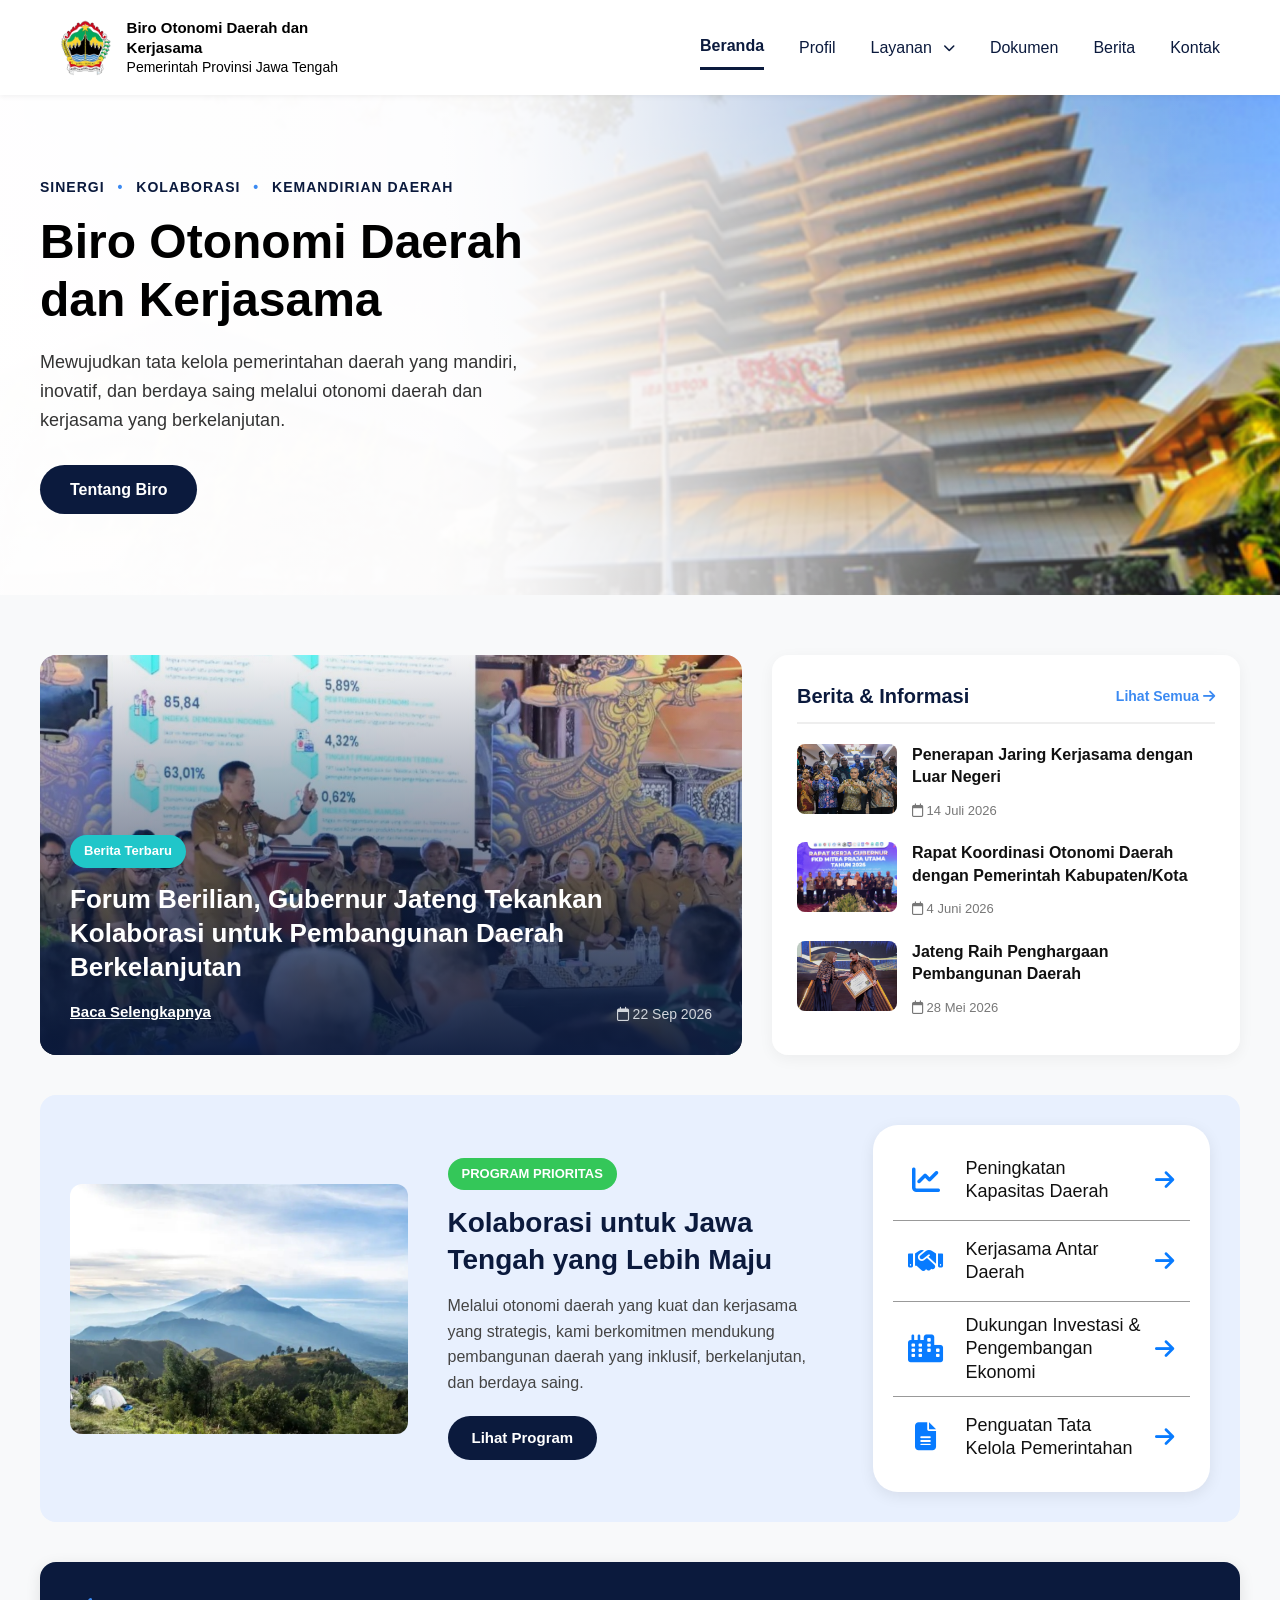
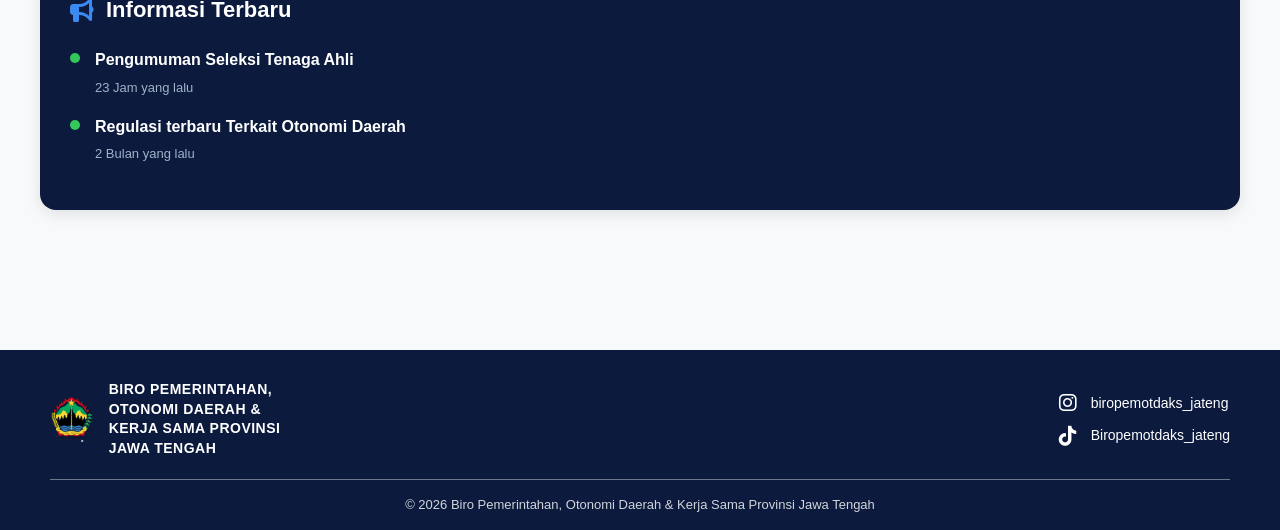
<file: index.html>
<!DOCTYPE html>
<html lang="id">
<head>
    <meta charset="UTF-8">
    <meta name="viewport" content="width=device-width, initial-scale=1.0">
    <title>Biro Otonomi Daerah dan Kerjasama</title>
    <link rel="icon" href="img/favicon.ico" type="image/x-icon">
    <link rel="stylesheet"href="https://cdnjs.cloudflare.com/ajax/libs/font-awesome/6.4.0/css/all.min.css">
    <link rel="stylesheet" href="index.css">
</head>
<body>
    <!-- Header / Navbar -->
    <header>
        <div class="navbar">
            <div class="logo-container">
                <img src="img/logo.png" alt="Logo Jawa Tengah" class="logo-img">
                <div class="logo-text">
                    Biro Otonomi Daerah dan<br>Kerjasama<br><span>Pemerintah Provinsi Jawa Tengah</span>
                </div>
            </div>
            <button class="nav-toggle" id="navToggle">
              <i class="fas fa-bars"></i>
            </button>
           
            <ul class="nav-links"id="navLinks">
                <li><a href="index.html" class="active">Beranda</a></li>
                <li><a href="profil.html">Profil</a></li>
                
                <!-- Menu Layanan dengan Dropdown -->
                <li class="dropdown">
                    <a href="#" id="layananBtn">Layanan <i class="fas fa-chevron-down"></i></a>
                    <ul class="dropdown-menu" id="dropdownMenu">
                        <li><a href="https://sedunia.jatengprov.go.id/">SEDUNIA</a></li>
                        <li><a href="https://sikejam.jatengprov.go.id/">SIKEJAM</a></li>
                    </ul>
                </li>
                
                <li><a href="dokumen-regulasi.html">Dokumen</a></li>
                <li><a href="berita.html">Berita</a></li>
                <li><a href="kontak-masukan.html">Kontak</a></li>
            </ul>
        </div>
    </header>
    
    <section class="hero">
        <img src="img/header.png"
             alt="Gedung Pemerintah Provinsi Jawa Tengah"
             class="hero-image">
        <div class="hero-overlay"></div>
        <div class="hero-content">
            <div class="hero-label">
                SINERGI <span>•</span> KOLABORASI <span>•</span>
                KEMANDIRIAN DAERAH
            </div>

            <h1>
                Biro Otonomi Daerah<br>
                dan Kerjasama
            </h1>

            <p>
                Mewujudkan tata kelola pemerintahan daerah yang
                mandiri, inovatif, dan berdaya saing melalui otonomi
                daerah dan kerjasama yang berkelanjutan.
            </p>

            <a href="profil.html" class="hero-button">
                Tentang Biro
            </a>
        </div>
    </section>
    <main class="main-content">

        <!-- BERITA -->
        <section class="news-section">

            <!-- Berita utama -->
            <article class="featured-news">

                <img src="img/ForumBerlian.jpeg"
                     alt="Forum Berilian">

                <div class="featured-overlay"></div>

                <div class="featured-content">
                    <span class="news-badge">Berita Terbaru</span>

                    <h2>
                        Forum Berilian, Gubernur Jateng
                        Tekankan Kolaborasi untuk
                        Pembangunan Daerah Berkelanjutan
                    </h2>

                    <a href="berita.html">
                        Baca Selengkapnya
                    </a>

                    <div class="featured-meta">
                        <span><i class="far fa-calendar"></i> 22 Sep 2026</span>
                    </div>
                </div>

            </article>


            <!-- Daftar berita -->
            <aside class="news-list">

                <div class="news-list-heading">
                    <h2>Berita & Informasi</h2>
                    <a href="berita.html">Lihat Semua <i class="fas fa-arrow-right"></i></a>
                </div>


                <a href="berita.html" class="news-small">
                    <img src="img/KerjasamaLN.jpg" alt="Berita kegiatan pertama">

                    <div>
                        <h3>
                            Penerapan Jaring Kerjasama dengan Luar Negeri
                        </h3>
                        <span><i class="far fa-calendar"></i> 14 Juli 2026</span>
                    </div>
                </a>


                <a href="berita.html" class="news-small">
                    <img src="img/RapatOtonomiDaerah.jpg" alt="Berita kegiatan kedua">

                    <div>
                        <h3>
                            Rapat Koordinasi Otonomi Daerah dengan Pemerintah Kabupaten/Kota
                        </h3>
                        <span><i class="far fa-calendar"></i> 4 Juni 2026</span>
                    </div>
                </a>


                <a href="berita.html" class="news-small">
                    <img src="img/PenghargaanInovasi.png" alt="Berita kegiatan ketiga">

                    <div>
                        <h3>
                            Jateng Raih Penghargaan Pembangunan Daerah
                        </h3>
                        <span><i class="far fa-calendar"></i> 28 Mei 2026</span>
                    </div>
                </a>

            </aside>

        </section>


        
        <!-- PROGRAM PRIORITAS -->
        <section class="program-section">

            <img src="img/AlamJateng.jpeg"
                alt="Pemandangan Jawa Tengah"
                class="program-image">

            <div class="program-description">

                <span class="program-badge">PROGRAM PRIORITAS</span>

                <h2>Kolaborasi untuk Jawa Tengah yang Lebih Maju</h2>

                <p>
                    Melalui otonomi daerah yang kuat dan kerjasama yang
                    strategis, kami berkomitmen mendukung pembangunan
                    daerah yang inklusif, berkelanjutan, dan berdaya saing.
                </p>

                <a href="profil.html" class="program-button">
                    Lihat Program
                </a>

            </div>

            
<div class="program-links">

    <!-- PROGRAM 1 -->
    <details class="program-item">
        <summary>
            <i class="fas fa-chart-line"></i>
            <span>Peningkatan Kapasitas Daerah</span>
            <i class="fas fa-arrow-right arrow"></i>
        </summary>

        <div class="program-content">
            <p>
                Meningkatkan kemampuan pemerintah daerah melalui
                pembinaan, pelatihan, dan pengembangan kompetensi
                aparatur pemerintahan.
            </p>
        </div>
    </details>

    <!-- PROGRAM 2 -->
    <details class="program-item">
        <summary>
            <i class="fas fa-handshake"></i>
            <span>Kerjasama Antar Daerah</span>
            <i class="fas fa-arrow-right arrow"></i>
        </summary>

        <div class="program-content">
            <p>
                Mendorong kerja sama antarprovinsi dan kabupaten/kota
                untuk meningkatkan pembangunan serta pelayanan
                kepada masyarakat.
            </p>
        </div>
    </details>

    <!-- PROGRAM 3 -->
    <details class="program-item">
        <summary>
            <i class="fas fa-city"></i>
            <span>Dukungan Investasi & Pengembangan Ekonomi</span>
            <i class="fas fa-arrow-right arrow"></i>
        </summary>

        <div class="program-content">
            <p>
                Mendukung pengembangan potensi daerah melalui
                peningkatan investasi dan kerja sama ekonomi
                untuk mendorong pertumbuhan daerah.
            </p>
        </div>
    </details>

    <!-- PROGRAM 4 -->
    <details class="program-item">
        <summary>
            <i class="fas fa-file-alt"></i>
            <span>Penguatan Tata Kelola Pemerintahan</span>
            <i class="fas fa-arrow-right arrow"></i>
        </summary>

        <div class="program-content">
            <p>
                Mendorong penyelenggaraan pemerintahan daerah
                yang lebih efektif, transparan, dan akuntabel
                melalui koordinasi serta pembinaan.
            </p>
        </div>
    </details>

</div>

        </section>


        <!-- INFORMASI TERBARU -->
        <section class="information-section">

            <div class="information-card">

                <h2>
                    <i class="fas fa-bullhorn"></i>
                    Informasi Terbaru
                </h2>

                <ul>

                    <li>
                        <span class="green-dot"></span>
                        <div>
                            <a href="dokumen.html">
                                Pengumuman Seleksi Tenaga Ahli
                            </a>
                            <small>23 Jam yang lalu</small>
                        </div>
                    </li>

                    <li>
                        <span class="green-dot"></span>
                        <div>
                            <a href="dokumen.html">
                                Regulasi terbaru Terkait Otonomi Daerah
                            </a>
                            <small>2 Bulan yang lalu</small>
                        </div>
                    </li>

                </ul>

            </div>

        </section>
    </main>
    <footer>
        <div class="footer-main">
            <!-- Bagian Kiri: Logo & Judul -->
            <div class="footer-left">
                <img src="img/logo.png" alt="Logo Jawa Tengah" class="footer-logo">
                <div class="footer-title">
                        BIRO PEMERINTAHAN,<br>
                        OTONOMI DAERAH &<br>
                        KERJA SAMA PROVINSI<br>
                        JAWA TENGAH
                    </div>
                </div>

                <!-- Bagian Kanan: Sosial Media -->
                <div class="footer-right">
                    <div class="social-item">
                        <i class="fab fa-instagram"></i>
                        <span>biropemotdaks_jateng</span>
                    </div>
                    <div class="social-item">
                        <i class="fab fa-tiktok"></i>
                        <span>Biropemotdaks_jateng</span>
                    </div>
                </div>
            </div>

            <!-- Garis Pembatas -->
            <div class="footer-divider"></div>

            <!-- Bagian Bawah: Copyright -->
            <div class="footer-bottom">
                &copy; 2026 Biro Pemerintahan, Otonomi Daerah & Kerja Sama Provinsi Jawa Tengah
            </div>
        </footer>


    <script>
        document.addEventListener('DOMContentLoaded', function() {
            const dropdownContainer = document.querySelector('.dropdown');
            const layananBtn = document.getElementById('layananBtn');
            const dropdownMenu = document.getElementById('dropdownMenu');

            // --- 1. EFEK HOVER (MUNCUL SAAT MOUSE DI ATASNYA) ---
            dropdownContainer.addEventListener('mouseenter', function() {
                dropdownMenu.classList.add('show');
            });

            dropdownContainer.addEventListener('mouseleave', function() {
                dropdownMenu.classList.remove('show');
            });

            // --- 2. EFEK KLIK (TETAP BERFUNGSI UNTUK MOBILE / TOGGLE) ---
            layananBtn.addEventListener('click', function(event) {
                event.preventDefault(); 
                dropdownMenu.classList.toggle('show');
            });

            // --- 3. TUTUP DROPDOWN JIKA KLIK DI LUAR AREA ---
            window.addEventListener('click', function(event) {
                if (!event.target.closest('.dropdown')) {
                    if (dropdownMenu.classList.contains('show')) {
                        dropdownMenu.classList.remove('show');
                    }
                }
            });
            // Hamburger Navbar
            const navToggle = document.getElementById('navToggle');
            const navLinks = document.getElementById('navLinks');

            navToggle.addEventListener('click', function() {
            navLinks.classList.toggle('show');
            });
        });
    </script>

</body>
</html>
</file>
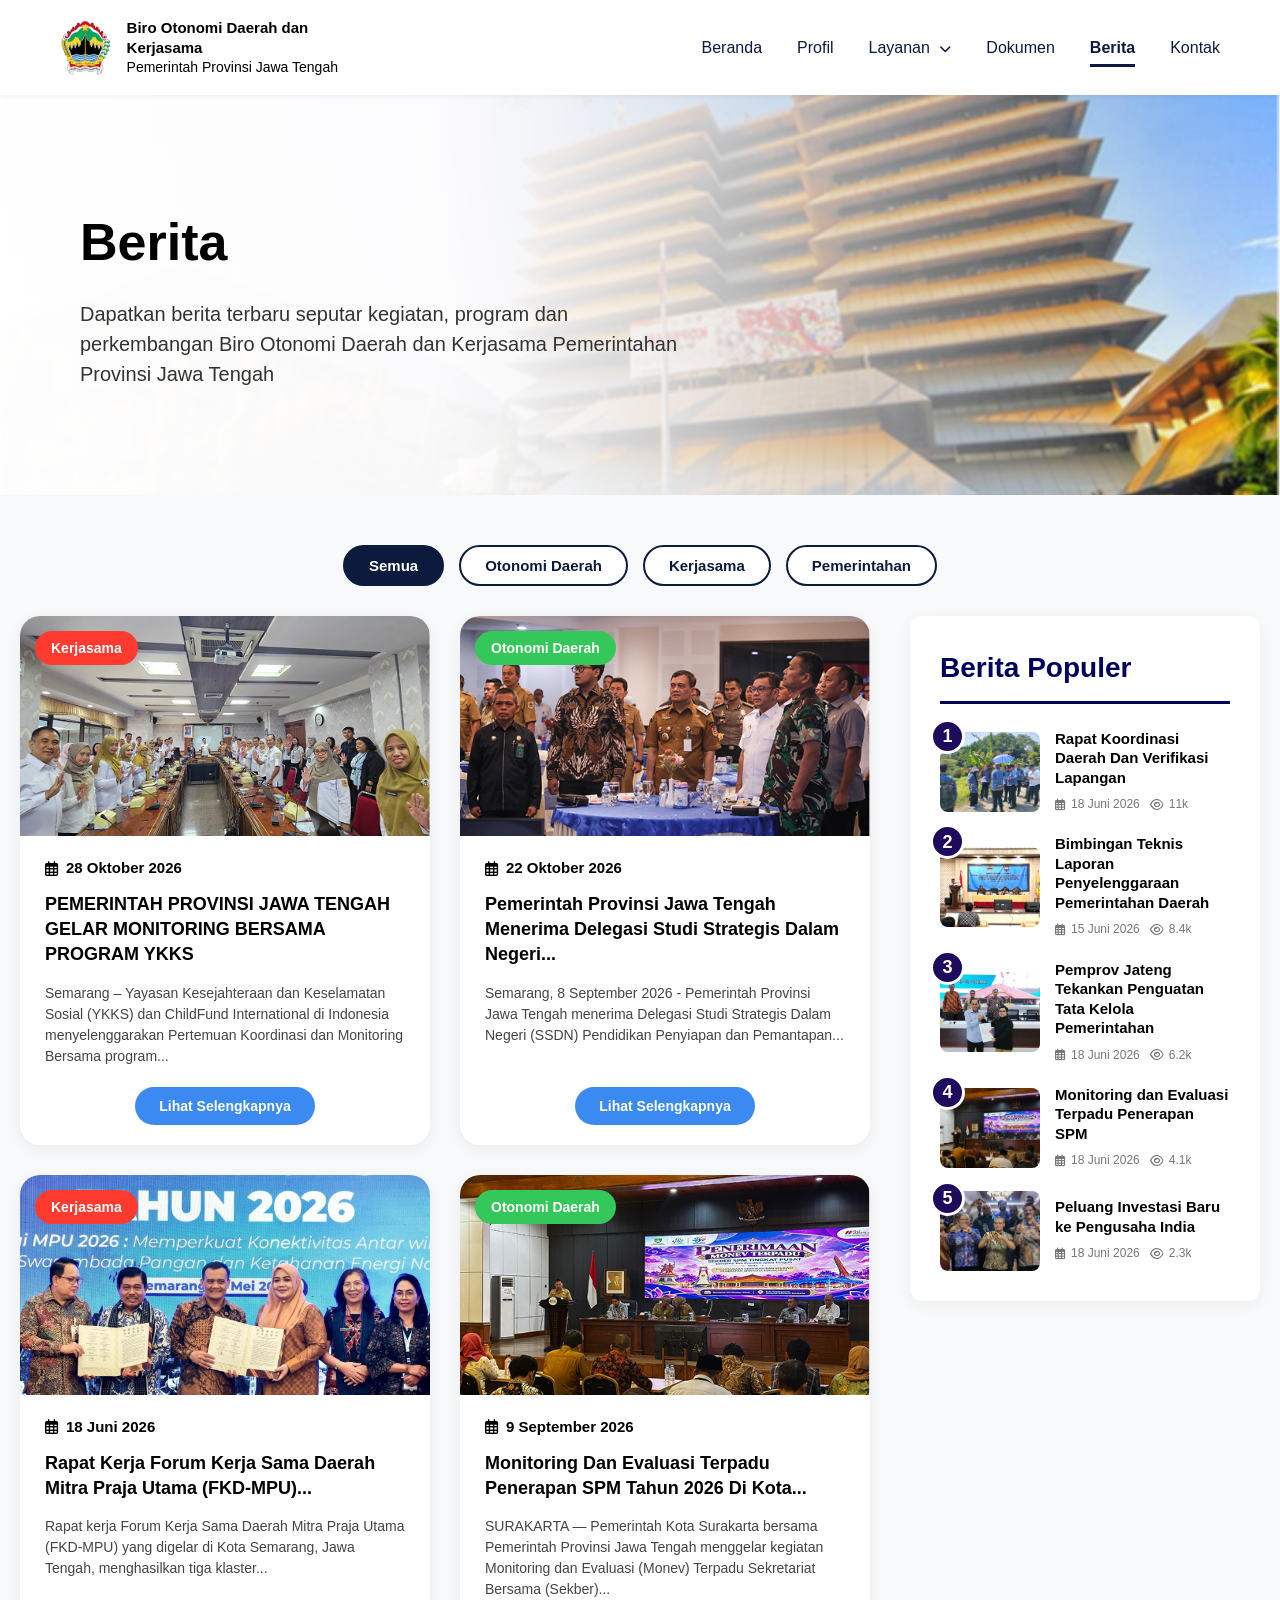
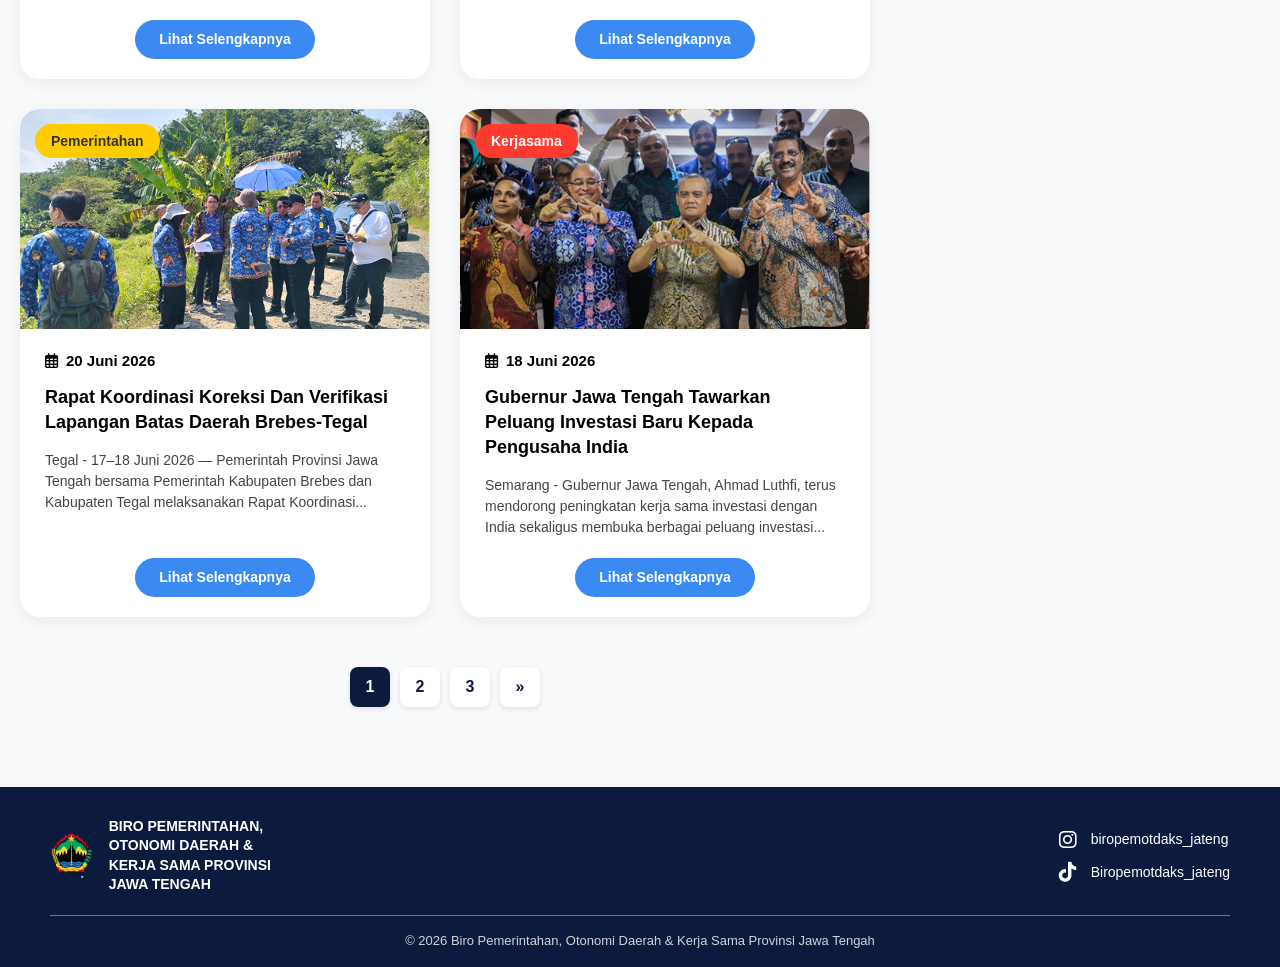
<file: berita.html>
<!DOCTYPE html>
<html lang="id">
<head>
    <meta charset="UTF-8">
    <meta name="viewport" content="width=device-width, initial-scale=1.0">
    <link rel="icon" href="img/favicon.ico" type="image/x-icon">
    <title>Berita - Biro Otonomi Daerah dan Kerjasama</title>
    <link rel="stylesheet" href="https://cdnjs.cloudflare.com/ajax/libs/font-awesome/6.4.0/css/all.min.css">
    <link rel="stylesheet" href="berita.css">    
</head>
<body>
    <!-- Header / Navbar -->
    <header>
        <div class="navbar">
            <div class="logo-container">
                <img src="img/logo.png" alt="Logo Jawa Tengah" class="logo-img">
                <div class="logo-text">
                    Biro Otonomi Daerah dan<br>Kerjasama<br><span>Pemerintah Provinsi Jawa Tengah</span>
                </div>
            </div>
            <button class="nav-toggle" id="navToggle" aria-label="Buka menu" aria-expanded="false">
                <i class="fas fa-bars"></i>
            </button>
            <ul class="nav-links"id="navLinks">
                <li><a href="index.html">Beranda</a></li>
                <li><a href="profil.html">Profil</a></li>
                
                <!-- Menu Layanan dengan Dropdown -->
                <li class="dropdown">
                    <a href="#" id="layananBtn">Layanan <i class="fas fa-chevron-down"></i></a>
                    <ul class="dropdown-menu" id="dropdownMenu">
                        <li><a href="https://sedunia.jatengprov.go.id/">SEDUNIA</a></li>
                        <li><a href="https://sikejam.jatengprov.go.id/">SIKEJAM</a></li>
                    </ul>
                </li>
                
                <li><a href="dokumen-regulasi.html">Dokumen</a></li>
                <li><a href="berita.html" class="active">Berita</a></li>
                <li><a href="kontak-masukan.html">Kontak</a></li>
            </ul>
        </div>
    </header>

    <!-- Header Banner dengan Foto dan Teks -->
    <section class="hero-header">
        <div class="hero-header-overlay"></div>
        <img src="img/header.png" alt="Header Banner" class="hero-header-img">
        <div class="hero-header-content">
            <h1>Berita</h1>
            <p>Dapatkan berita terbaru seputar kegiatan, program dan perkembangan Biro Otonomi Daerah dan Kerjasama Pemerintahan Provinsi Jawa Tengah</p>
        </div>
    </section>

    <!-- Main Content -->
    <main class="container-berita">
        <!-- Tombol Filter Kategori -->
        <div class="kategori-filter">
            <button class="btn-kategori active" onclick="filterKategori(this, 'semua')">Semua</button>
            <button class="btn-kategori" onclick="filterKategori(this, 'otonomi')">Otonomi Daerah</button>
            <button class="btn-kategori" onclick="filterKategori(this, 'kerjasama')">Kerjasama</button>
            <button class="btn-kategori" onclick="filterKategori(this, 'pemerintahan')">Pemerintahan</button>
        </div>

        <div class="berita-layout">
            
            <!-- KOLOM KIRI: Daftar Berita -->
            <div class="berita-utama">
                
                <!-- Berita 1 -->
                <div class="berita-card" data-kategori="kerjasama">
                    <div class="berita-img-wrapper">
                        <img src="img/YKKS.png" alt="Kerjasama YKKS">
                        <span class="badge badge-merah">Kerjasama</span>
                    </div>
                    <div class="berita-info">
                        <div class="berita-tanggal">
                            <i class="far fa-calendar-alt"></i> 28 Oktober 2026
                        </div>
                        <h2 class="berita-judul truncate-2">PEMERINTAH PROVINSI JAWA TENGAH GELAR MONITORING BERSAMA PROGRAM YKKS</h2>
                        <p class="berita-deskripsi truncate-3">Semarang – Yayasan Kesejahteraan dan Keselamatan Sosial (YKKS) dan ChildFund International di Indonesia menyelenggarakan Pertemuan Koordinasi dan Monitoring Bersama program kemitraan dengan Pemerintah Provinsi Jawa Tengah bersama Pemerintah Kota Semarang.</p>
                        <div class="btn-wrapper">
                            <a href="db3.html" class="btn-selengkapnya">Lihat Selengkapnya</a>
                        </div>
                    </div>
                </div>

                <!-- Berita 2 -->
                <div class="berita-card" data-kategori="otonomi">
                    <div class="berita-img-wrapper">
                        <img src="img/ssdn.png" alt="Otonomi Daerah">
                        <span class="badge badge-hijau">Otonomi Daerah</span>
                    </div>
                    <div class="berita-info">
                        <div class="berita-tanggal">
                            <i class="far fa-calendar-alt"></i> 22 Oktober 2026
                        </div>
                        <h2 class="berita-judul truncate-2">Pemerintah Provinsi Jawa Tengah menerima Delegasi Studi Strategis Dalam Negeri (SSDN) Pendidikan Penyiapan dan Pemantapan Pimpinan Nasional</h2>
                        <p class="berita-deskripsi truncate-3">Semarang, 8 September 2026 - Pemerintah Provinsi Jawa Tengah menerima Delegasi Studi Strategis Dalam Negeri (SSDN) Pendidikan Penyiapan dan Pemantapan Pimpinan Nasional (P4N) LXX Tahun Anggaran 2026 dari Lembaga Ketahanan Nasional Republik Indonesia (Lemhannas RI).</p>
                        <div class="btn-wrapper">
                            <a href="db6.html" class="btn-selengkapnya">Lihat Selengkapnya</a>
                        </div>
                    </div>
                </div>

                <!-- Berita 3 -->
                <div class="berita-card" data-kategori="kerjasama">
                    <div class="berita-img-wrapper">
                        <img src="img/fkd.jpg" alt="Kerjasama FKD-MPU">
                        <span class="badge badge-merah">Kerjasama</span>
                    </div>
                    <div class="berita-info">
                        <div class="berita-tanggal">
                            <i class="far fa-calendar-alt"></i> 18 Juni 2026
                        </div>
                        <h2 class="berita-judul truncate-2">Rapat kerja Forum Kerja Sama Daerah Mitra Praja Utama (FKD-MPU) yang digelar di Kota Semarang, Jawa Tengah</h2>
                        <p class="berita-deskripsi truncate-3">Rapat kerja Forum Kerja Sama Daerah Mitra Praja Utama (FKD-MPU) yang digelar di Kota Semarang, Jawa Tengah, menghasilkan tiga klaster kerja sama baru, yaitu ketahanan energi, giant sea wall di lima provinsi, dan pengelolaan sampah.</p>
                        <div class="btn-wrapper">
                            <a href="db4.html" class="btn-selengkapnya">Lihat Selengkapnya</a>
                        </div>
                    </div>
                </div>

                <!-- Berita 4 -->
                <div class="berita-card" data-kategori="otonomi">
                    <div class="berita-img-wrapper">
                        <img src="img/monitoring.png" alt="Otonomi Daerah">
                        <span class="badge badge-hijau">Otonomi Daerah</span>
                    </div>
                    <div class="berita-info">
                        <div class="berita-tanggal">
                            <i class="far fa-calendar-alt"></i> 9 September 2026
                        </div>
                        <h2 class="berita-judul truncate-2">Monitoring dan Evaluasi Terpadu Penerapan SPM Tahun 2026 di Kota Surakarta</h2>
                        <p class="berita-deskripsi truncate-3">SURAKARTA — Pemerintah Kota Surakarta bersama Pemerintah Provinsi Jawa Tengah menggelar kegiatan Monitoring dan Evaluasi (Monev) Terpadu Sekretariat Bersama (Sekber) Standar Pelayanan Minimal (SPM) serta Verifikasi dan Validasi (Verval) Pelaporan Penerapan SPM Tahun 2026.</p>
                        <div class="btn-wrapper">
                            <a href="db5.html" class="btn-selengkapnya">Lihat Selengkapnya</a>
                        </div>
                    </div>
                </div>

                <!-- Berita 5 -->
                <div class="berita-card" data-kategori="pemerintahan">
                    <div class="berita-img-wrapper">
                        <img src="img/tegal.png" alt="Pemerintahan">
                        <span class="badge badge-kuning">Pemerintahan</span>
                    </div>
                    <div class="berita-info">
                        <div class="berita-tanggal">
                            <i class="far fa-calendar-alt"></i> 20 Juni 2026
                        </div>
                        <h2 class="berita-judul truncate-2">Rapat Koordinasi Koreksi dan Verifikasi Lapangan Batas Daerah Brebes-Tegal</h2>
                        <p class="berita-deskripsi truncate-3">Tegal - 17–18 Juni 2026 — Pemerintah Provinsi Jawa Tengah bersama Pemerintah Kabupaten Brebes dan Kabupaten Tegal melaksanakan Rapat Koordinasi Pembahasan Koreksi dan Verifikasi Lapangan Batas Daerah di wilayah perbatasan kedua kabupaten.</p>
                        <div class="btn-wrapper">
                            <a href="detail-berita.html" class="btn-selengkapnya">Lihat Selengkapnya</a>
                        </div>
                    </div>
                </div>

                <!-- Berita 6 -->
                <div class="berita-card" data-kategori="kerjasama">
                    <div class="berita-img-wrapper">
                        <img src="img/india.png" alt="Kerjasama India">
                        <span class="badge badge-merah">Kerjasama</span>
                    </div>
                    <div class="berita-info">
                        <div class="berita-tanggal">
                            <i class="far fa-calendar-alt"></i> 18 Juni 2026
                        </div>
                        <h2 class="berita-judul truncate-2">Gubernur Jawa Tengah Tawarkan Peluang Investasi Baru kepada Pengusaha India</h2>
                        <p class="berita-deskripsi truncate-3">Semarang - Gubernur Jawa Tengah, Ahmad Luthfi, terus mendorong peningkatan kerja sama investasi dengan India sekaligus membuka berbagai peluang investasi baru bagi para pelaku usaha dari negara tersebut.</p>
                        <div class="btn-wrapper">
                            <a href="db2.html" class="btn-selengkapnya">Lihat Selengkapnya</a>
                        </div>
                    </div>
                </div>
                
                <!-- Pagination -->
                <div class="pagination">
                    <a href="#" class="active">1</a>
                    <a href="#">2</a>
                    <a href="#">3</a>
                    <a href="#">&raquo;</a>
                </div>

            </div>

            <!-- KOLOM KANAN: Berita Populer -->
            <aside class="berita-populer">
                <h2 class="populer-title">Berita Populer</h2>
                <div class="populer-list">
                    
                    <div class="populer-item">
                        <div class="populer-num">1</div>
                        <img src="img/tegal.png" alt="Populer 1" class="populer-img">
                        <div class="populer-text">
                            <h3>Rapat Koordinasi Daerah Dan Verifikasi Lapangan</h3>
                            <div class="populer-meta">
                                <span class="populer-date"><i class="far fa-calendar-alt"></i> 18 Juni 2026</span>
                                <span class="populer-view"><i class="far fa-eye"></i> 11k</span>
                            </div>
                        </div>
                    </div>
                    
                    <div class="populer-item">
                        <div class="populer-num">2</div>
                        <img src="img/lppd.jpg" alt="Populer 2" class="populer-img">
                        <div class="populer-text">
                            <h3>Bimbingan Teknis Laporan Penyelenggaraan Pemerintahan Daerah</h3>
                            <div class="populer-meta">
                                <span class="populer-date"><i class="far fa-calendar-alt"></i> 15 Juni 2026</span>
                                <span class="populer-view"><i class="far fa-eye"></i> 8.4k</span>
                            </div>
                        </div>
                    </div>

                    <div class="populer-item">
                        <div class="populer-num">3</div>
                        <img src="img/tekankan.png" alt="Populer 3" class="populer-img">
                        <div class="populer-text">
                            <h3>Pemprov Jateng Tekankan Penguatan Tata Kelola Pemerintahan</h3>
                            <div class="populer-meta">
                                <span class="populer-date"><i class="far fa-calendar-alt"></i> 18 Juni 2026</span>
                                <span class="populer-view"><i class="far fa-eye"></i> 6.2k</span>
                            </div>
                        </div>
                    </div>

                    <div class="populer-item">
                        <div class="populer-num">4</div>
                        <img src="img/monitoring.png" alt="Populer 4" class="populer-img">
                        <div class="populer-text">
                            <h3>Monitoring dan Evaluasi Terpadu Penerapan SPM</h3>
                            <div class="populer-meta">
                                <span class="populer-date"><i class="far fa-calendar-alt"></i> 18 Juni 2026</span>
                                <span class="populer-view"><i class="far fa-eye"></i> 4.1k</span>
                            </div>
                        </div>
                    </div>

                    <div class="populer-item">
                        <div class="populer-num">5</div>
                        <img src="img/india.png" alt="Populer 5" class="populer-img">
                        <div class="populer-text">
                            <h3>Peluang Investasi Baru ke Pengusaha India</h3>
                            <div class="populer-meta">
                                <span class="populer-date"><i class="far fa-calendar-alt"></i> 18 Juni 2026</span>
                                <span class="populer-view"><i class="far fa-eye"></i> 2.3k</span>
                            </div>
                        </div>
                    </div>

                </div>
            </aside>

        </div>
    </main>

    <!-- Footer -->
    <footer>
        <div class="footer-main">
            <!-- Bagian Kiri: Logo & Judul -->
            <div class="footer-left">
                <img src="img/logo.png" alt="Logo Jawa Tengah" class="footer-logo">
                <div class="footer-title">
                    BIRO PEMERINTAHAN,<br>
                    OTONOMI DAERAH &<br>
                    KERJA SAMA PROVINSI<br>
                    JAWA TENGAH
                </div>
            </div>

            <!-- Bagian Kanan: Sosial Media -->
            <div class="footer-right">
                <div class="social-item">
                    <i class="fab fa-instagram"></i>
                    <span>biropemotdaks_jateng</span>
                </div>
                <div class="social-item">
                    <i class="fab fa-tiktok"></i>
                    <span>Biropemotdaks_jateng</span>
                </div>
            </div>
        </div>

        <!-- Garis Pembatas -->
        <div class="footer-divider"></div>

        <!-- Bagian Bawah: Copyright -->
        <div class="footer-bottom">
            &copy; 2026 Biro Pemerintahan, Otonomi Daerah & Kerja Sama Provinsi Jawa Tengah
        </div>
    </footer>

    <script>
        // --- 1. LOGIKA DROPDOWN NAVBAR ---
        document.addEventListener('DOMContentLoaded', function() {
            const dropdownContainer = document.querySelector('.dropdown');
            const layananBtn = document.getElementById('layananBtn');
            const dropdownMenu = document.getElementById('dropdownMenu');

            dropdownContainer.addEventListener('mouseenter', function() {
                dropdownMenu.classList.add('show');
            });

            dropdownContainer.addEventListener('mouseleave', function() {
                dropdownMenu.classList.remove('show');
            });

            layananBtn.addEventListener('click', function(event) {
                event.preventDefault(); 
                dropdownMenu.classList.toggle('show');
            });

            window.addEventListener('click', function(event) {
                if (!event.target.closest('.dropdown')) {
                    if (dropdownMenu.classList.contains('show')) {
                        dropdownMenu.classList.remove('show');
                    }
                }
            });
        });

        // --- 2. LOGIKA FILTER KATEGORI BERITA ---
        function filterKategori(button, kategori) {
            const buttons = document.querySelectorAll('.btn-kategori');
            buttons.forEach(btn => btn.classList.remove('active'));
            button.classList.add('active');

            const beritaCards = document.querySelectorAll('.berita-card');

            beritaCards.forEach(card => {
                card.style.display = 'none';
            });

            if (kategori === 'semua') {
                beritaCards.forEach(card => {
                    card.style.display = 'flex';
                });
            } else {
                const filteredCards = document.querySelectorAll(`.berita-card[data-kategori="${kategori}"]`);
                filteredCards.forEach(card => {
                    card.style.display = 'flex';
                });
            }
        }

        // --- 3. TRUNCATE TEKS (JUDUL & DESKRIPSI) ---
        function truncateText(element, maxWords) {
            if (!element) return;
            const text = element.textContent.trim();
            const words = text.split(/\s+/);
            if (words.length > maxWords) {
                element.textContent = words.slice(0, maxWords).join(' ') + '...';
            }
        }

        document.addEventListener('DOMContentLoaded', function() {
            // Judul: maksimal 10 kata
            document.querySelectorAll('.berita-judul').forEach(function(el) {
                truncateText(el, 10);
            });

            // Deskripsi: maksimal 20 kata
            document.querySelectorAll('.berita-deskripsi').forEach(function(el) {
                truncateText(el, 20);
            });
        });

        // --- NAVBAR TOGGLE (HAMBURGER) ---
        const navToggle = document.getElementById('navToggle');
        const navLinks = document.getElementById('navLinks');

        navToggle.addEventListener('click', function() {
            navLinks.classList.toggle('show');
            const isOpen = navLinks.classList.contains('show');
            navToggle.setAttribute('aria-expanded', isOpen);
            navToggle.innerHTML = isOpen 
                ? '<i class="fas fa-xmark"></i>' 
                : '<i class="fas fa-bars"></i>';
        });

        // Tutup menu saat link diklik (kecuali tombol dropdown)
        navLinks.querySelectorAll('a').forEach(function(link) {
            link.addEventListener('click', function() {
                if (window.innerWidth <= 768 && !link.closest('.dropdown')) {
                    navLinks.classList.remove('show');
                    navToggle.setAttribute('aria-expanded', 'false');
                    navToggle.innerHTML = '<i class="fas fa-bars"></i>';
                }
            });
        });
    </script>
</body>
</html>
</file>
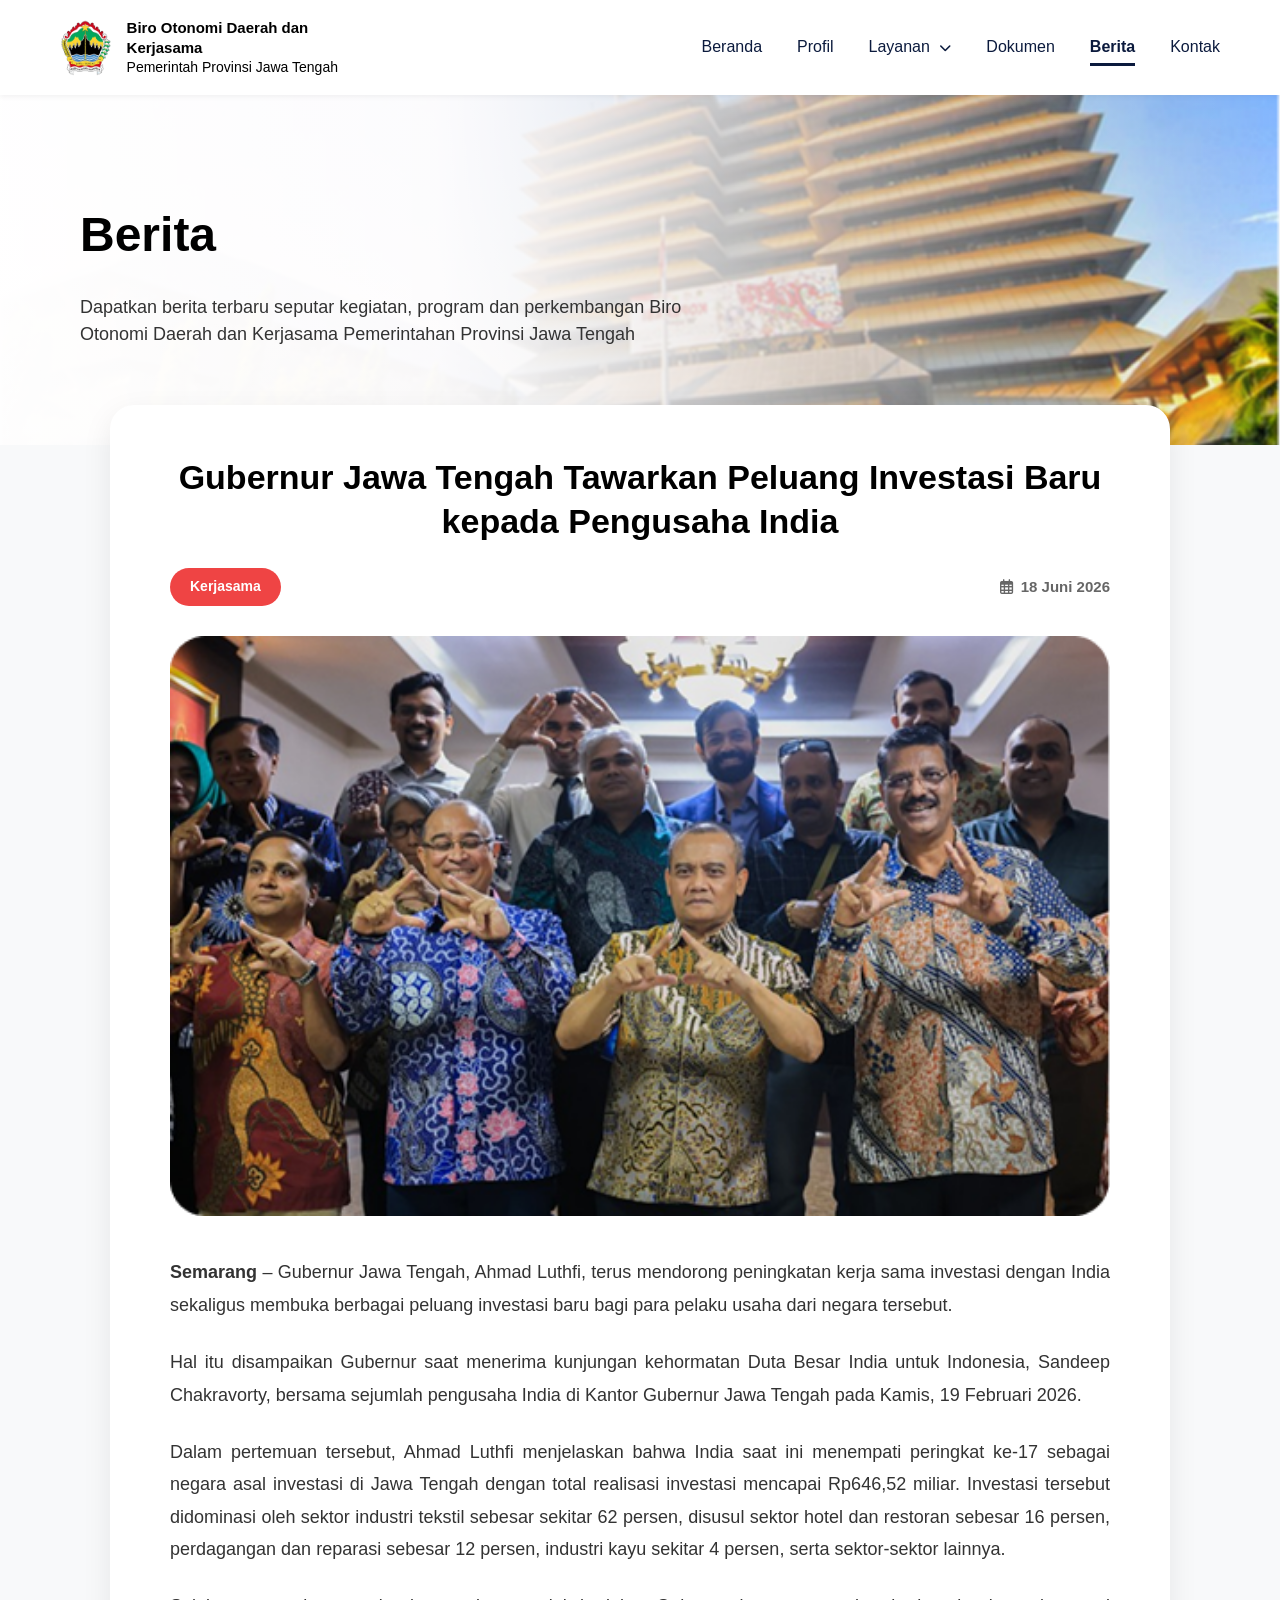
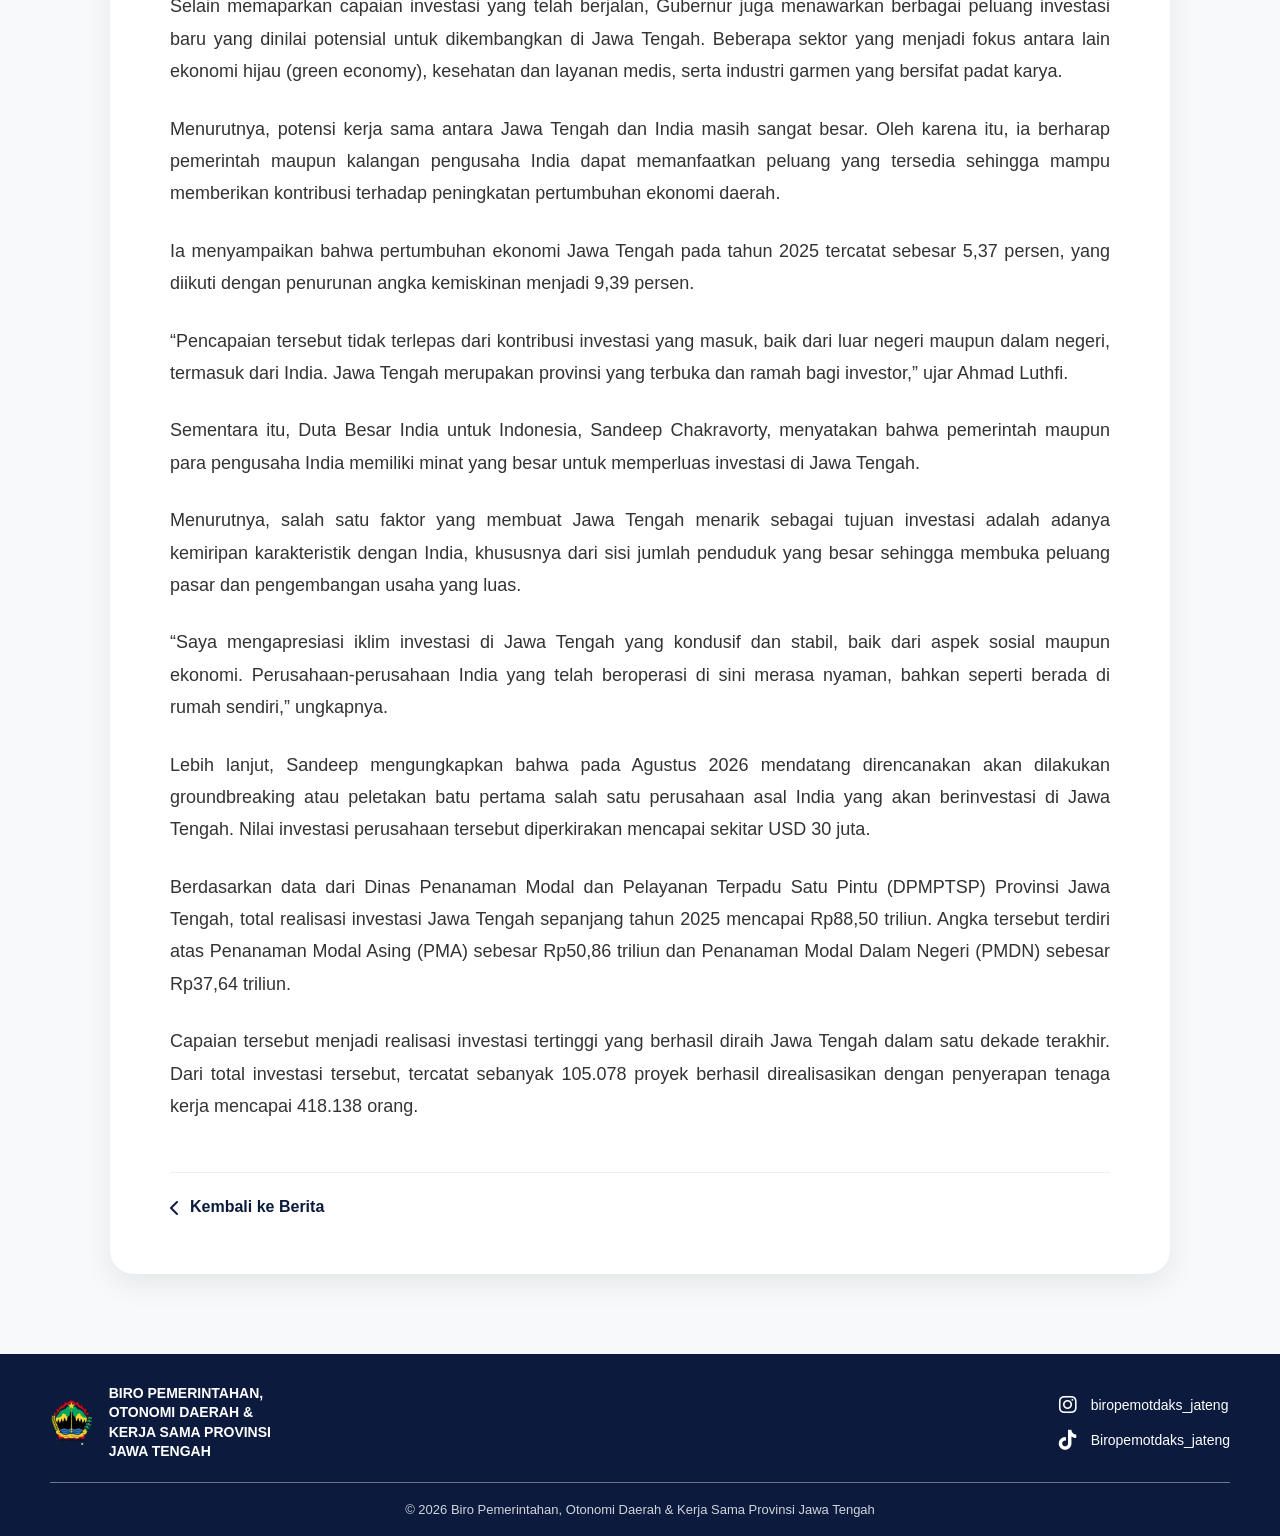
<file: db2.html>
<!DOCTYPE html>
<html lang="id">
<head>
    <meta charset="UTF-8">
    <meta name="viewport" content="width=device-width, initial-scale=1.0">
    <link rel="icon" href="img/favicon.ico" type="image/x-icon">
    <title>Detail Berita - Biro Otonomi Daerah dan Kerjasama</title>
    <link rel="stylesheet" href="https://cdnjs.cloudflare.com/ajax/libs/font-awesome/6.4.0/css/all.min.css">
    <link rel="stylesheet" href="detail-berita.css">    
</head>
<body>
    <!-- Header / Navbar -->
    <header>
        <div class="navbar">
            <div class="logo-container">
                <img src="img/logo.png" alt="Logo Jawa Tengah" class="logo-img">
                <div class="logo-text">
                    Biro Otonomi Daerah dan<br>Kerjasama<br><span>Pemerintah Provinsi Jawa Tengah</span>
                </div>
            </div>

            <!-- TOMBOL HAMBURGER -->
            <button class="nav-toggle" id="navToggle" aria-label="Buka menu" aria-expanded="false">
                <i class="fas fa-bars"></i>
            </button>
            
            <ul class="nav-links" id="navLinks">
                <li><a href="index.html">Beranda</a></li>
                <li><a href="profil.html">Profil</a></li>
                
                <li class="dropdown">
                    <a href="#" id="layananBtn">Layanan <i class="fas fa-chevron-down"></i></a>
                    <ul class="dropdown-menu" id="dropdownMenu">
                        <li><a href="https://sedunia.jatengprov.go.id/">SEDUNIA</a></li>
                        <li><a href="https://sikejam.jatengprov.go.id/">SIKEJAM</a></li>
                    </ul>
                </li>
                
                <li><a href="dokumen-regulasi.html">Dokumen</a></li>
                <li><a href="berita.html" class="active">Berita</a></li>
                <li><a href="kontak-masukan.html">Kontak</a></li>
            </ul>
        </div>
    </header>

    <section class="hero-header">
        <div class="hero-header-overlay"></div>
        <img src="img/header.png" alt="Header Banner" class="hero-header-img">
        <div class="hero-header-content">
            <h1>Berita</h1>
            <p>Dapatkan berita terbaru seputar kegiatan, program dan perkembangan Biro Otonomi Daerah dan Kerjasama Pemerintahan Provinsi Jawa Tengah</p>
        </div>
    </section>

    <main class="container-berita-detail">
        <div class="berita-card-wrapper">
            <h1 class="judul-berita">Gubernur Jawa Tengah Tawarkan Peluang Investasi Baru kepada Pengusaha India</h1>
            <div class="meta-berita">
                <span class="badge-kategori badge-kerjasama">Kerjasama</span>
                <span class="tanggal"><i class="far fa-calendar-alt"></i> 18 Juni 2026</span>
            </div>
            <div class="gambar-utama-wrapper">
                <img src="img/india.png" alt="Gubernur Jawa Tengah Tawarkan Investasi" class="gambar-utama">
            </div>
           <article class="isi-berita">
                <p><strong>Semarang</strong> – Gubernur Jawa Tengah, Ahmad Luthfi, terus mendorong peningkatan kerja sama investasi dengan India sekaligus membuka berbagai peluang investasi baru bagi para pelaku usaha dari negara tersebut.</p>

                <p>Hal itu disampaikan Gubernur saat menerima kunjungan kehormatan Duta Besar India untuk Indonesia, Sandeep Chakravorty, bersama sejumlah pengusaha India di Kantor Gubernur Jawa Tengah pada Kamis, 19 Februari 2026.</p>

                <p>Dalam pertemuan tersebut, Ahmad Luthfi menjelaskan bahwa India saat ini menempati peringkat ke-17 sebagai negara asal investasi di Jawa Tengah dengan total realisasi investasi mencapai Rp646,52 miliar. Investasi tersebut didominasi oleh sektor industri tekstil sebesar sekitar 62 persen, disusul sektor hotel dan restoran sebesar 16 persen, perdagangan dan reparasi sebesar 12 persen, industri kayu sekitar 4 persen, serta sektor-sektor lainnya.</p>

                <p>Selain memaparkan capaian investasi yang telah berjalan, Gubernur juga menawarkan berbagai peluang investasi baru yang dinilai potensial untuk dikembangkan di Jawa Tengah. Beberapa sektor yang menjadi fokus antara lain ekonomi hijau (green economy), kesehatan dan layanan medis, serta industri garmen yang bersifat padat karya.</p>

                <p>Menurutnya, potensi kerja sama antara Jawa Tengah dan India masih sangat besar. Oleh karena itu, ia berharap pemerintah maupun kalangan pengusaha India dapat memanfaatkan peluang yang tersedia sehingga mampu memberikan kontribusi terhadap peningkatan pertumbuhan ekonomi daerah.</p>

                <p>Ia menyampaikan bahwa pertumbuhan ekonomi Jawa Tengah pada tahun 2025 tercatat sebesar 5,37 persen, yang diikuti dengan penurunan angka kemiskinan menjadi 9,39 persen.</p>

                <p>“Pencapaian tersebut tidak terlepas dari kontribusi investasi yang masuk, baik dari luar negeri maupun dalam negeri, termasuk dari India. Jawa Tengah merupakan provinsi yang terbuka dan ramah bagi investor,” ujar Ahmad Luthfi.</p>

                <p>Sementara itu, Duta Besar India untuk Indonesia, Sandeep Chakravorty, menyatakan bahwa pemerintah maupun para pengusaha India memiliki minat yang besar untuk memperluas investasi di Jawa Tengah.</p>

                <p>Menurutnya, salah satu faktor yang membuat Jawa Tengah menarik sebagai tujuan investasi adalah adanya kemiripan karakteristik dengan India, khususnya dari sisi jumlah penduduk yang besar sehingga membuka peluang pasar dan pengembangan usaha yang luas.</p>

                <p>“Saya mengapresiasi iklim investasi di Jawa Tengah yang kondusif dan stabil, baik dari aspek sosial maupun ekonomi. Perusahaan-perusahaan India yang telah beroperasi di sini merasa nyaman, bahkan seperti berada di rumah sendiri,” ungkapnya.</p>

                <p>Lebih lanjut, Sandeep mengungkapkan bahwa pada Agustus 2026 mendatang direncanakan akan dilakukan groundbreaking atau peletakan batu pertama salah satu perusahaan asal India yang akan berinvestasi di Jawa Tengah. Nilai investasi perusahaan tersebut diperkirakan mencapai sekitar USD 30 juta.</p>

                <p>Berdasarkan data dari Dinas Penanaman Modal dan Pelayanan Terpadu Satu Pintu (DPMPTSP) Provinsi Jawa Tengah, total realisasi investasi Jawa Tengah sepanjang tahun 2025 mencapai Rp88,50 triliun. Angka tersebut terdiri atas Penanaman Modal Asing (PMA) sebesar Rp50,86 triliun dan Penanaman Modal Dalam Negeri (PMDN) sebesar Rp37,64 triliun.</p>

                <p>Capaian tersebut menjadi realisasi investasi tertinggi yang berhasil diraih Jawa Tengah dalam satu dekade terakhir. Dari total investasi tersebut, tercatat sebanyak 105.078 proyek berhasil direalisasikan dengan penyerapan tenaga kerja mencapai 418.138 orang.</p>
            </article>

            <!-- Tombol Kembali -->
            <div class="back-wrapper">
                <a href="berita.html" class="btn-kembali"><i class="fas fa-chevron-left"></i> Kembali ke Berita</a>
            </div>

        </div>

    </main>

    <!-- Footer -->
    <footer>
        <div class="footer-main">
            <div class="footer-left">
                <img src="img/logo.png" alt="Logo Jawa Tengah" class="footer-logo">
                <div class="footer-title">
                    BIRO PEMERINTAHAN,<br>
                    OTONOMI DAERAH &<br>
                    KERJA SAMA PROVINSI<br>
                    JAWA TENGAH
                </div>
            </div>

            <div class="footer-right">
                <div class="social-item">
                    <i class="fab fa-instagram"></i>
                    <span>biropemotdaks_jateng</span>
                </div>
                <div class="social-item">
                    <i class="fab fa-tiktok"></i>
                    <span>Biropemotdaks_jateng</span>
                </div>
            </div>
        </div>

        <div class="footer-divider"></div>

        <div class="footer-bottom">
            &copy; 2026 Biro Pemerintahan, Otonomi Daerah & Kerja Sama Provinsi Jawa Tengah
        </div>
    </footer>

    <script>
        document.addEventListener('DOMContentLoaded', function() {
            // ===== NAVBAR TOGGLE (HAMBURGER) =====
            const navToggle = document.getElementById('navToggle');
            const navLinks = document.getElementById('navLinks');

            if (navToggle && navLinks) {
                navToggle.addEventListener('click', function() {
                    navLinks.classList.toggle('show');
                    const isOpen = navLinks.classList.contains('show');
                    navToggle.setAttribute('aria-expanded', isOpen);
                    navToggle.innerHTML = isOpen 
                        ? '<i class="fas fa-xmark"></i>' 
                        : '<i class="fas fa-bars"></i>';
                });
            }

            // ===== DROPDOWN LAYANAN =====
            const dropdownContainer = document.querySelector('.dropdown');
            const layananBtn = document.getElementById('layananBtn');
            const dropdownMenu = document.getElementById('dropdownMenu');

            if(dropdownContainer && layananBtn && dropdownMenu) {
                dropdownContainer.addEventListener('mouseenter', function() {
                    dropdownMenu.classList.add('show');
                });

                dropdownContainer.addEventListener('mouseleave', function() {
                    dropdownMenu.classList.remove('show');
                });

                layananBtn.addEventListener('click', function(event) {
                    event.preventDefault(); 
                    dropdownMenu.classList.toggle('show');
                });

                window.addEventListener('click', function(event) {
                    if (!event.target.closest('.dropdown')) {
                        if (dropdownMenu.classList.contains('show')) {
                            dropdownMenu.classList.remove('show');
                        }
                    }
                });
            }
        });
    </script>
</body>
</html>
</file>
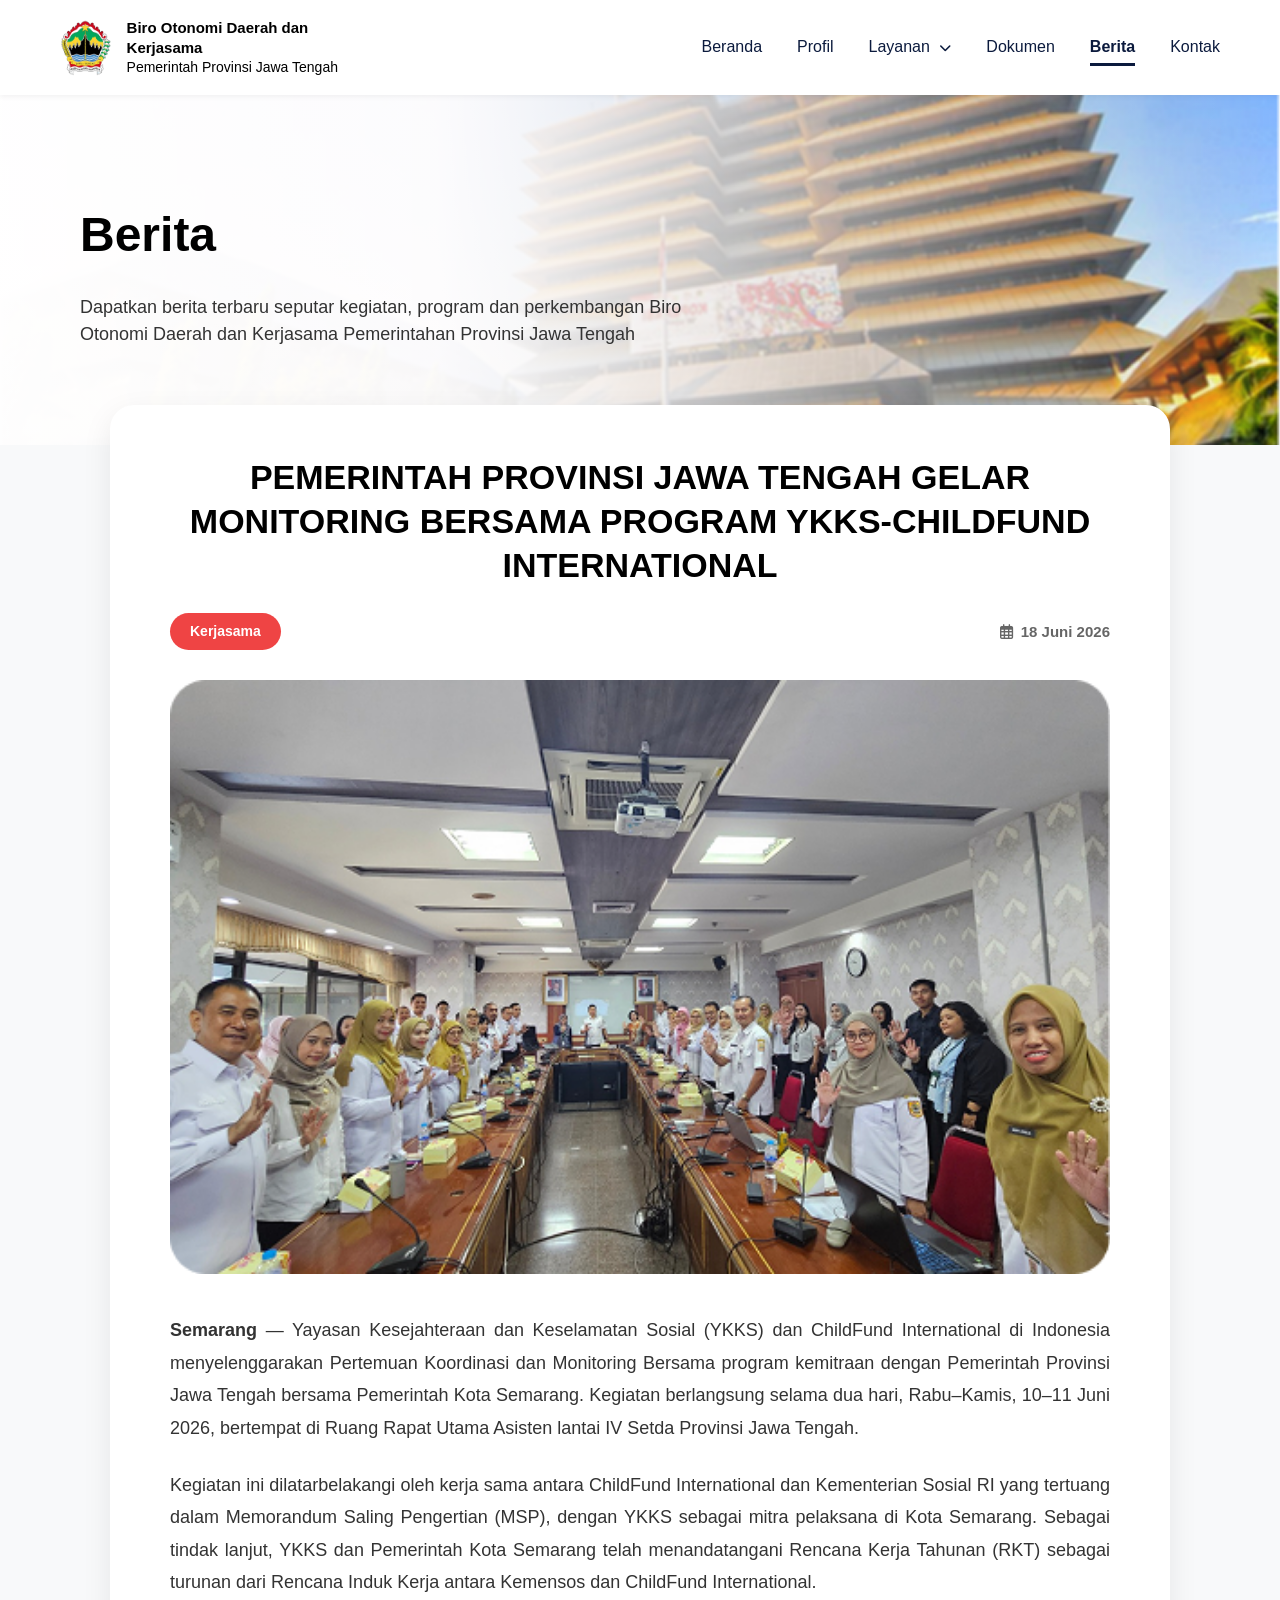
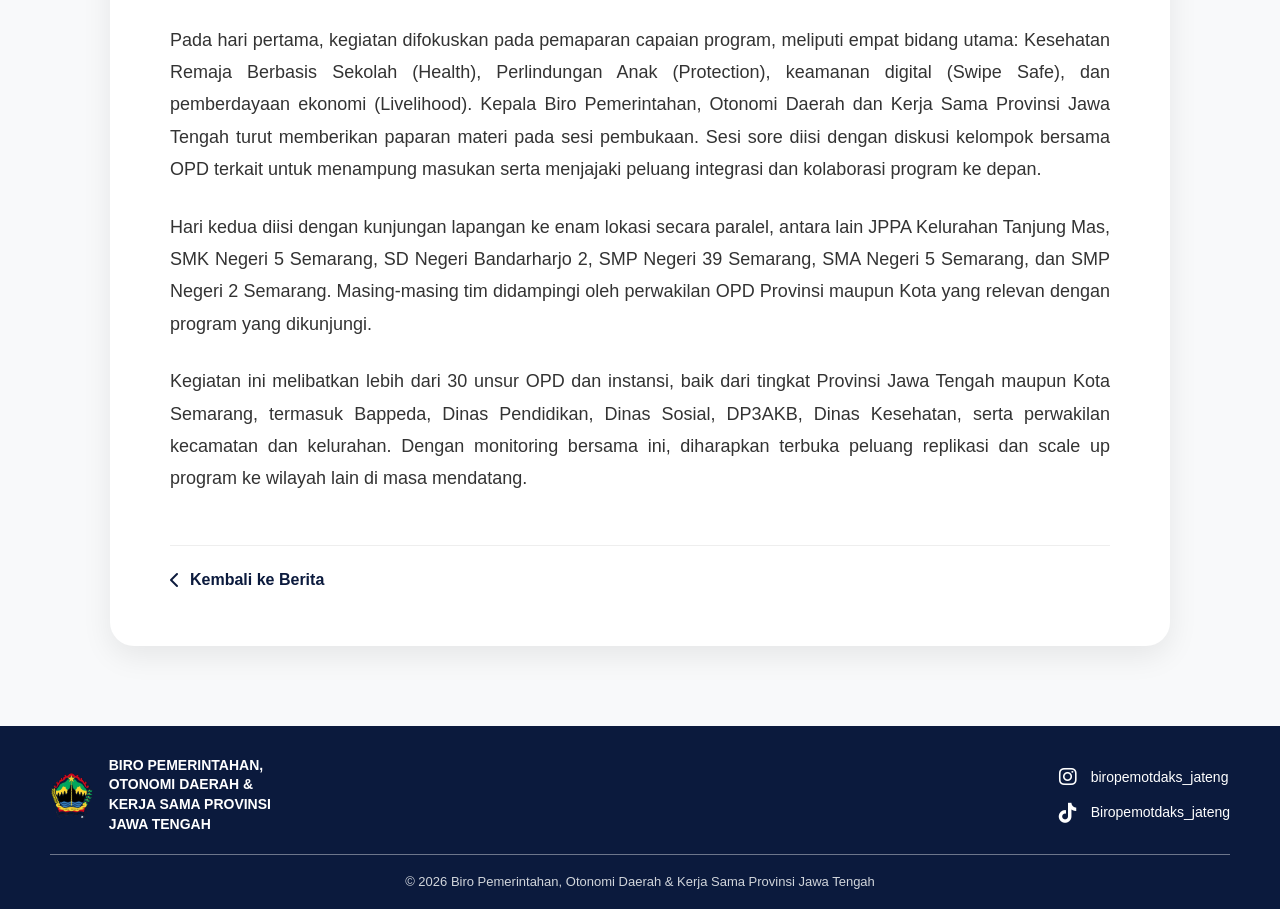
<file: db3.html>
<!DOCTYPE html>
<html lang="id">
<head>
    <meta charset="UTF-8">
    <meta name="viewport" content="width=device-width, initial-scale=1.0">
    <link rel="icon" href="img/favicon.ico" type="image/x-icon">
    <title>Detail Berita - Biro Otonomi Daerah dan Kerjasama</title>
    <link rel="stylesheet" href="https://cdnjs.cloudflare.com/ajax/libs/font-awesome/6.4.0/css/all.min.css">
    <link rel="stylesheet" href="detail-berita.css">    
</head>
<body>
    <!-- Header / Navbar -->
    <header>
        <div class="navbar">
            <div class="logo-container">
                <img src="img/logo.png" alt="Logo Jawa Tengah" class="logo-img">
                <div class="logo-text">
                    Biro Otonomi Daerah dan<br>Kerjasama<br><span>Pemerintah Provinsi Jawa Tengah</span>
                </div>
            </div>

            <!-- TOMBOL HAMBURGER -->
            <button class="nav-toggle" id="navToggle" aria-label="Buka menu" aria-expanded="false">
                <i class="fas fa-bars"></i>
            </button>
            
            <ul class="nav-links" id="navLinks">
                <li><a href="index.html">Beranda</a></li>
                <li><a href="profil.html">Profil</a></li>
                
                <li class="dropdown">
                    <a href="#" id="layananBtn">Layanan <i class="fas fa-chevron-down"></i></a>
                    <ul class="dropdown-menu" id="dropdownMenu">
                        <li><a href="https://sedunia.jatengprov.go.id/">SEDUNIA</a></li>
                        <li><a href="https://sikejam.jatengprov.go.id/">SIKEJAM</a></li>
                    </ul>
                </li>
                
                <li><a href="dokumen-regulasi.html">Dokumen</a></li>
                <li><a href="berita.html" class="active">Berita</a></li>
                <li><a href="kontak-masukan.html">Kontak</a></li>
            </ul>
        </div>
    </header>

    <section class="hero-header">
        <div class="hero-header-overlay"></div>
        <img src="img/header.png" alt="Header Banner" class="hero-header-img">
        <div class="hero-header-content">
            <h1>Berita</h1>
            <p>Dapatkan berita terbaru seputar kegiatan, program dan perkembangan Biro Otonomi Daerah dan Kerjasama Pemerintahan Provinsi Jawa Tengah</p>
        </div>
    </section>

    <main class="container-berita-detail">
        <div class="berita-card-wrapper">
            <h1 class="judul-berita">PEMERINTAH PROVINSI JAWA TENGAH GELAR MONITORING BERSAMA PROGRAM YKKS-CHILDFUND INTERNATIONAL</h1>
            <div class="meta-berita">
                <span class="badge-kategori badge-kerjasama">Kerjasama</span>
                <span class="tanggal"><i class="far fa-calendar-alt"></i> 18 Juni 2026</span>
            </div>
            <div class="gambar-utama-wrapper">
                <img src="img/YKKS.png" alt="Gubernur Jawa Tengah Tawarkan Investasi" class="gambar-utama">
            </div>
            <article class="isi-berita">
                <p><strong>Semarang</strong> — Yayasan Kesejahteraan dan Keselamatan Sosial (YKKS) dan ChildFund International di Indonesia menyelenggarakan Pertemuan Koordinasi dan Monitoring Bersama program kemitraan dengan Pemerintah Provinsi Jawa Tengah bersama Pemerintah Kota Semarang. Kegiatan berlangsung selama dua hari, Rabu–Kamis, 10–11 Juni 2026, bertempat di Ruang Rapat Utama Asisten lantai IV Setda Provinsi Jawa Tengah.</p>

                <p>Kegiatan ini dilatarbelakangi oleh kerja sama antara ChildFund International dan Kementerian Sosial RI yang tertuang dalam Memorandum Saling Pengertian (MSP), dengan YKKS sebagai mitra pelaksana di Kota Semarang. Sebagai tindak lanjut, YKKS dan Pemerintah Kota Semarang telah menandatangani Rencana Kerja Tahunan (RKT) sebagai turunan dari Rencana Induk Kerja antara Kemensos dan ChildFund International.</p>

                <p>Pada hari pertama, kegiatan difokuskan pada pemaparan capaian program, meliputi empat bidang utama: Kesehatan Remaja Berbasis Sekolah (Health), Perlindungan Anak (Protection), keamanan digital (Swipe Safe), dan pemberdayaan ekonomi (Livelihood). Kepala Biro Pemerintahan, Otonomi Daerah dan Kerja Sama Provinsi Jawa Tengah turut memberikan paparan materi pada sesi pembukaan. Sesi sore diisi dengan diskusi kelompok bersama OPD terkait untuk menampung masukan serta menjajaki peluang integrasi dan kolaborasi program ke depan.</p>

                <p>Hari kedua diisi dengan kunjungan lapangan ke enam lokasi secara paralel, antara lain JPPA Kelurahan Tanjung Mas, SMK Negeri 5 Semarang, SD Negeri Bandarharjo 2, SMP Negeri 39 Semarang, SMA Negeri 5 Semarang, dan SMP Negeri 2 Semarang. Masing-masing tim didampingi oleh perwakilan OPD Provinsi maupun Kota yang relevan dengan program yang dikunjungi.</p>

                <p>Kegiatan ini melibatkan lebih dari 30 unsur OPD dan instansi, baik dari tingkat Provinsi Jawa Tengah maupun Kota Semarang, termasuk Bappeda, Dinas Pendidikan, Dinas Sosial, DP3AKB, Dinas Kesehatan, serta perwakilan kecamatan dan kelurahan. Dengan monitoring bersama ini, diharapkan terbuka peluang replikasi dan scale up program ke wilayah lain di masa mendatang.</p>
            </article>

            <!-- Tombol Kembali -->
            <div class="back-wrapper">
                <a href="berita.html" class="btn-kembali"><i class="fas fa-chevron-left"></i> Kembali ke Berita</a>
            </div>

        </div>

    </main>

    <!-- Footer -->
    <footer>
        <div class="footer-main">
            <div class="footer-left">
                <img src="img/logo.png" alt="Logo Jawa Tengah" class="footer-logo">
                <div class="footer-title">
                    BIRO PEMERINTAHAN,<br>
                    OTONOMI DAERAH &<br>
                    KERJA SAMA PROVINSI<br>
                    JAWA TENGAH
                </div>
            </div>

            <div class="footer-right">
                <div class="social-item">
                    <i class="fab fa-instagram"></i>
                    <span>biropemotdaks_jateng</span>
                </div>
                <div class="social-item">
                    <i class="fab fa-tiktok"></i>
                    <span>Biropemotdaks_jateng</span>
                </div>
            </div>
        </div>

        <div class="footer-divider"></div>

        <div class="footer-bottom">
            &copy; 2026 Biro Pemerintahan, Otonomi Daerah & Kerja Sama Provinsi Jawa Tengah
        </div>
    </footer>

    <script>
        document.addEventListener('DOMContentLoaded', function() {
            // ===== NAVBAR TOGGLE (HAMBURGER) =====
            const navToggle = document.getElementById('navToggle');
            const navLinks = document.getElementById('navLinks');

            if (navToggle && navLinks) {
                navToggle.addEventListener('click', function() {
                    navLinks.classList.toggle('show');
                    const isOpen = navLinks.classList.contains('show');
                    navToggle.setAttribute('aria-expanded', isOpen);
                    navToggle.innerHTML = isOpen 
                        ? '<i class="fas fa-xmark"></i>' 
                        : '<i class="fas fa-bars"></i>';
                });
            }

            // ===== DROPDOWN LAYANAN =====
            const dropdownContainer = document.querySelector('.dropdown');
            const layananBtn = document.getElementById('layananBtn');
            const dropdownMenu = document.getElementById('dropdownMenu');

            if(dropdownContainer && layananBtn && dropdownMenu) {
                dropdownContainer.addEventListener('mouseenter', function() {
                    dropdownMenu.classList.add('show');
                });

                dropdownContainer.addEventListener('mouseleave', function() {
                    dropdownMenu.classList.remove('show');
                });

                layananBtn.addEventListener('click', function(event) {
                    event.preventDefault(); 
                    dropdownMenu.classList.toggle('show');
                });

                window.addEventListener('click', function(event) {
                    if (!event.target.closest('.dropdown')) {
                        if (dropdownMenu.classList.contains('show')) {
                            dropdownMenu.classList.remove('show');
                        }
                    }
                });
            }
        });
    </script>
</body>
</html>
</file>
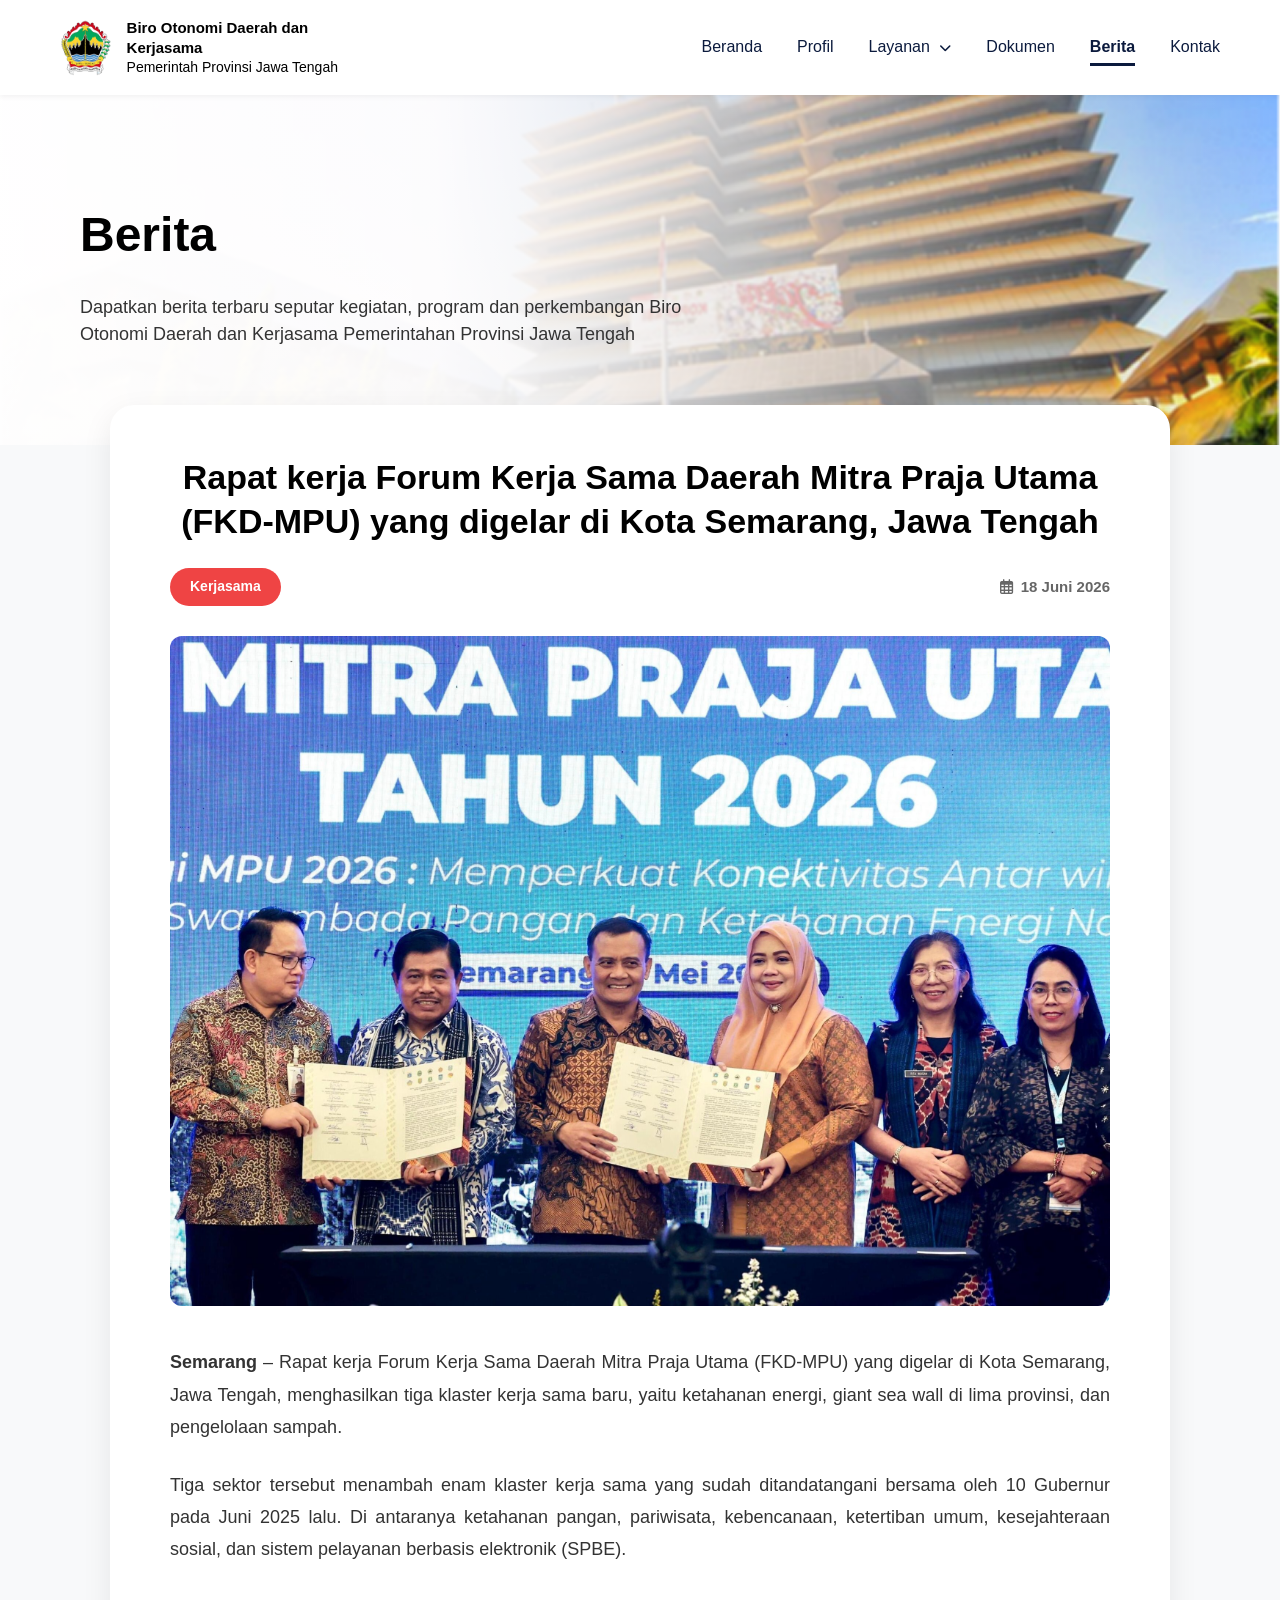
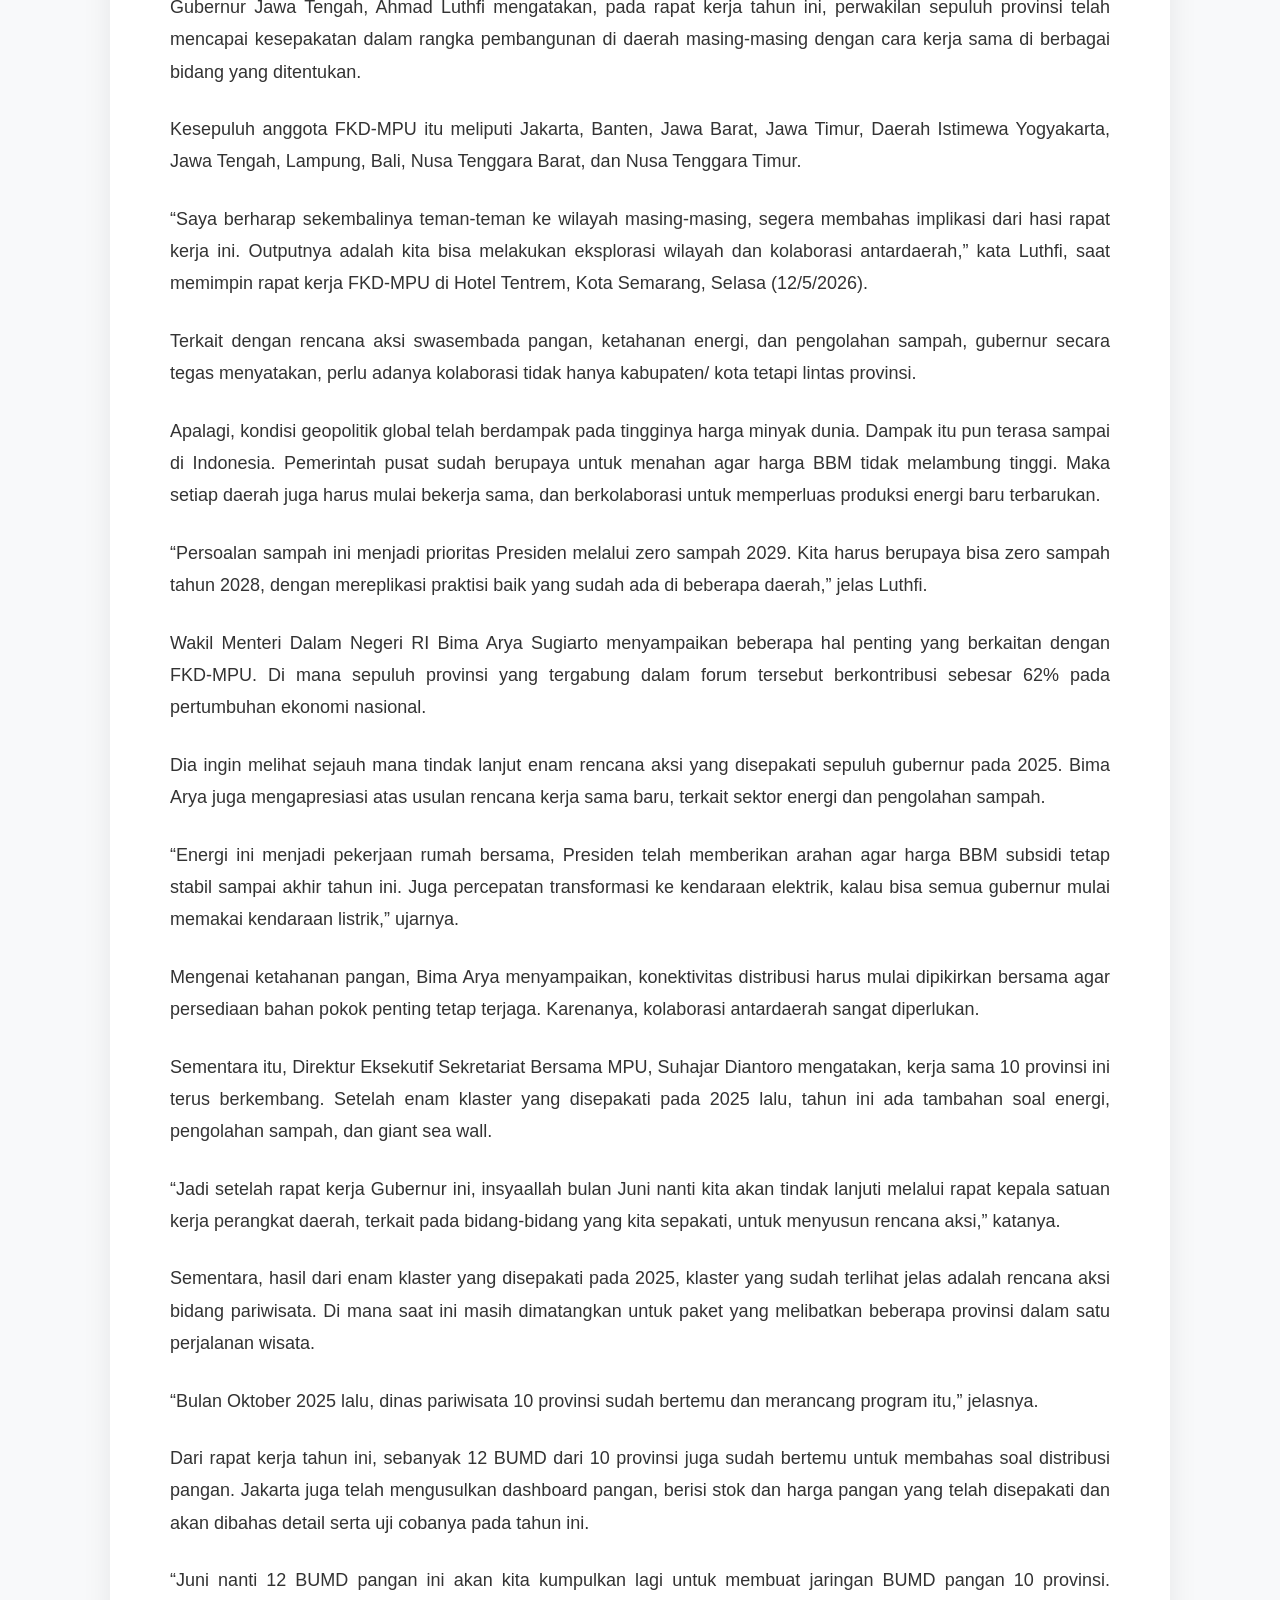
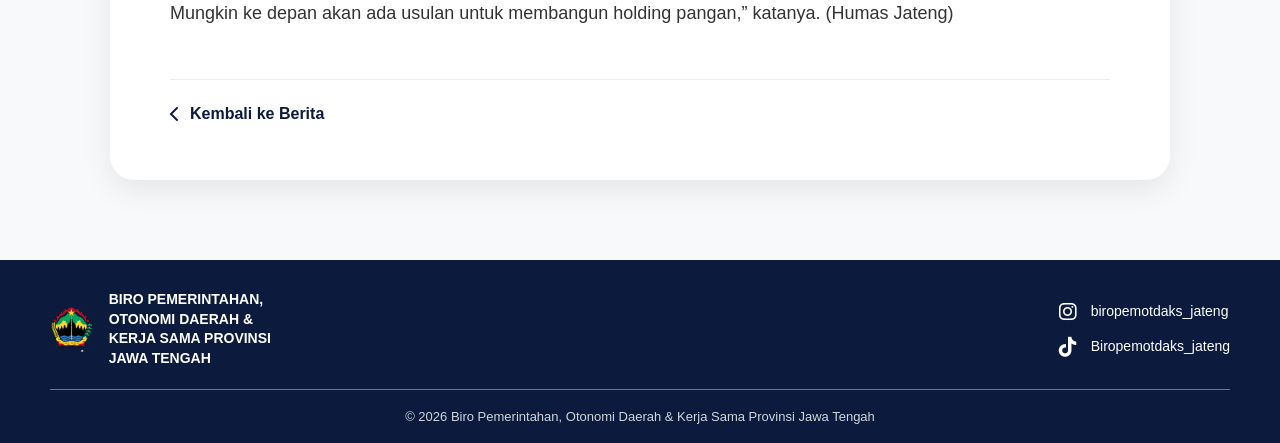
<file: db4.html>
<!DOCTYPE html>
<html lang="id">
<head>
    <meta charset="UTF-8">
    <meta name="viewport" content="width=device-width, initial-scale=1.0">
    <link rel="icon" href="img/favicon.ico" type="image/x-icon">
    <title>Detail Berita - Biro Otonomi Daerah dan Kerjasama</title>
    <link rel="stylesheet" href="https://cdnjs.cloudflare.com/ajax/libs/font-awesome/6.4.0/css/all.min.css">
    <link rel="stylesheet" href="detail-berita.css">    
</head>
<body>
    <!-- Header / Navbar -->
    <header>
        <div class="navbar">
            <div class="logo-container">
                <img src="img/logo.png" alt="Logo Jawa Tengah" class="logo-img">
                <div class="logo-text">
                    Biro Otonomi Daerah dan<br>Kerjasama<br><span>Pemerintah Provinsi Jawa Tengah</span>
                </div>
            </div>

            <!-- TOMBOL HAMBURGER -->
            <button class="nav-toggle" id="navToggle" aria-label="Buka menu" aria-expanded="false">
                <i class="fas fa-bars"></i>
            </button>
            
            <ul class="nav-links" id="navLinks">
                <li><a href="index.html">Beranda</a></li>
                <li><a href="profil.html">Profil</a></li>
                
                <li class="dropdown">
                    <a href="#" id="layananBtn">Layanan <i class="fas fa-chevron-down"></i></a>
                    <ul class="dropdown-menu" id="dropdownMenu">
                        <li><a href="https://sedunia.jatengprov.go.id/">SEDUNIA</a></li>
                        <li><a href="https://sikejam.jatengprov.go.id/">SIKEJAM</a></li>
                    </ul>
                </li>
                
                <li><a href="dokumen-regulasi.html">Dokumen</a></li>
                <li><a href="berita.html" class="active">Berita</a></li>
                <li><a href="kontak-masukan.html">Kontak</a></li>
            </ul>
        </div>
    </header>

    <section class="hero-header">
        <div class="hero-header-overlay"></div>
        <img src="img/header.png" alt="Header Banner" class="hero-header-img">
        <div class="hero-header-content">
            <h1>Berita</h1>
            <p>Dapatkan berita terbaru seputar kegiatan, program dan perkembangan Biro Otonomi Daerah dan Kerjasama Pemerintahan Provinsi Jawa Tengah</p>
        </div>
    </section>

    <main class="container-berita-detail">
        <div class="berita-card-wrapper">
            <h1 class="judul-berita">Rapat kerja Forum Kerja Sama Daerah Mitra Praja Utama (FKD-MPU) yang digelar di Kota Semarang, Jawa Tengah</h1>
            <div class="meta-berita">
                <span class="badge-kategori badge-kerjasama">Kerjasama</span>
                <span class="tanggal"><i class="far fa-calendar-alt"></i> 18 Juni 2026</span>
            </div>
            <div class="gambar-utama-wrapper">
                <img src="img/fkd.jpg" alt="Rapat Kerja Forum" class="gambar-utama">
            </div>
            <article class="isi-berita">
                <p><strong>Semarang</strong> – Rapat kerja Forum Kerja Sama Daerah Mitra Praja Utama (FKD-MPU) yang digelar di Kota Semarang, Jawa Tengah, menghasilkan tiga klaster kerja sama baru, yaitu ketahanan energi, giant sea wall di lima provinsi, dan pengelolaan sampah.</p>

                <p>Tiga sektor tersebut menambah enam klaster kerja sama yang sudah ditandatangani bersama oleh 10 Gubernur pada Juni 2025 lalu. Di antaranya ketahanan pangan, pariwisata, kebencanaan, ketertiban umum, kesejahteraan sosial, dan sistem pelayanan berbasis elektronik (SPBE).</p>

                <p>Gubernur Jawa Tengah, Ahmad Luthfi mengatakan, pada rapat kerja tahun ini, perwakilan sepuluh provinsi telah mencapai kesepakatan dalam rangka pembangunan di daerah masing-masing dengan cara kerja sama di berbagai bidang yang ditentukan.</p>

                <p>Kesepuluh anggota FKD-MPU itu meliputi Jakarta, Banten, Jawa Barat, Jawa Timur, Daerah Istimewa Yogyakarta, Jawa Tengah, Lampung, Bali, Nusa Tenggara Barat, dan Nusa Tenggara Timur.</p>

                <p>“Saya berharap sekembalinya teman-teman ke wilayah masing-masing, segera membahas implikasi dari hasi rapat kerja ini. Outputnya adalah kita bisa melakukan eksplorasi wilayah dan kolaborasi antardaerah,” kata Luthfi, saat memimpin rapat kerja FKD-MPU di Hotel Tentrem, Kota Semarang, Selasa (12/5/2026).</p>

                <p>Terkait dengan rencana aksi swasembada pangan, ketahanan energi, dan pengolahan sampah, gubernur secara tegas menyatakan, perlu adanya kolaborasi tidak hanya kabupaten/ kota tetapi lintas provinsi.</p>

                <p>Apalagi, kondisi geopolitik global telah berdampak pada tingginya harga minyak dunia. Dampak itu pun terasa sampai di Indonesia. Pemerintah pusat sudah berupaya untuk menahan agar harga BBM tidak melambung tinggi. Maka setiap daerah juga harus mulai bekerja sama, dan berkolaborasi untuk memperluas produksi energi baru terbarukan.</p>

                <p>“Persoalan sampah ini menjadi prioritas Presiden melalui zero sampah 2029. Kita harus berupaya bisa zero sampah tahun 2028, dengan mereplikasi praktisi baik yang sudah ada di beberapa daerah,” jelas Luthfi.</p>

                <p>Wakil Menteri Dalam Negeri RI Bima Arya Sugiarto menyampaikan beberapa hal penting yang berkaitan dengan FKD-MPU. Di mana sepuluh provinsi yang tergabung dalam forum tersebut berkontribusi sebesar 62% pada pertumbuhan ekonomi nasional.</p>

                <p>Dia ingin melihat sejauh mana tindak lanjut enam rencana aksi yang disepakati sepuluh gubernur pada 2025. Bima Arya juga mengapresiasi atas usulan rencana kerja sama baru, terkait sektor energi dan pengolahan sampah.</p>

                <p>“Energi ini menjadi pekerjaan rumah bersama, Presiden telah memberikan arahan agar harga BBM subsidi tetap stabil sampai akhir tahun ini. Juga percepatan transformasi ke kendaraan elektrik, kalau bisa semua gubernur mulai memakai kendaraan listrik,” ujarnya.</p>

                <p>Mengenai ketahanan pangan, Bima Arya menyampaikan, konektivitas distribusi harus mulai dipikirkan bersama agar persediaan bahan pokok penting tetap terjaga. Karenanya, kolaborasi antardaerah sangat diperlukan.</p>

                <p>Sementara itu, Direktur Eksekutif Sekretariat Bersama MPU, Suhajar Diantoro mengatakan, kerja sama 10 provinsi ini terus berkembang. Setelah enam klaster yang disepakati pada 2025 lalu, tahun ini ada tambahan soal energi, pengolahan sampah, dan giant sea wall.</p>

                <p>“Jadi setelah rapat kerja Gubernur ini, insyaallah bulan Juni nanti kita akan tindak lanjuti melalui rapat kepala satuan kerja perangkat daerah, terkait pada bidang-bidang yang kita sepakati, untuk menyusun rencana aksi,” katanya.</p>

                <p>Sementara, hasil dari enam klaster yang disepakati pada 2025, klaster yang sudah terlihat jelas adalah rencana aksi bidang pariwisata. Di mana saat ini masih dimatangkan untuk paket yang melibatkan beberapa provinsi dalam satu perjalanan wisata.</p>

                <p>“Bulan Oktober 2025 lalu, dinas pariwisata 10 provinsi sudah bertemu dan merancang program itu,” jelasnya.</p>

                <p>Dari rapat kerja tahun ini, sebanyak 12 BUMD dari 10 provinsi juga sudah bertemu untuk membahas soal distribusi pangan. Jakarta juga telah mengusulkan dashboard pangan, berisi stok dan harga pangan yang telah disepakati dan akan dibahas detail serta uji cobanya pada tahun ini.</p>

                <p>“Juni nanti 12 BUMD pangan ini akan kita kumpulkan lagi untuk membuat jaringan BUMD pangan 10 provinsi. Mungkin ke depan akan ada usulan untuk membangun holding pangan,” katanya. (Humas Jateng)</p>
            </article>

            <!-- Tombol Kembali -->
            <div class="back-wrapper">
                <a href="berita.html" class="btn-kembali"><i class="fas fa-chevron-left"></i> Kembali ke Berita</a>
            </div>

        </div>

    </main>

    <!-- Footer -->
    <footer>
        <div class="footer-main">
            <div class="footer-left">
                <img src="img/logo.png" alt="Logo Jawa Tengah" class="footer-logo">
                <div class="footer-title">
                    BIRO PEMERINTAHAN,<br>
                    OTONOMI DAERAH &<br>
                    KERJA SAMA PROVINSI<br>
                    JAWA TENGAH
                </div>
            </div>

            <div class="footer-right">
                <div class="social-item">
                    <i class="fab fa-instagram"></i>
                    <span>biropemotdaks_jateng</span>
                </div>
                <div class="social-item">
                    <i class="fab fa-tiktok"></i>
                    <span>Biropemotdaks_jateng</span>
                </div>
            </div>
        </div>

        <div class="footer-divider"></div>

        <div class="footer-bottom">
            &copy; 2026 Biro Pemerintahan, Otonomi Daerah & Kerja Sama Provinsi Jawa Tengah
        </div>
    </footer>

    <script>
        document.addEventListener('DOMContentLoaded', function() {
            // ===== NAVBAR TOGGLE (HAMBURGER) =====
            const navToggle = document.getElementById('navToggle');
            const navLinks = document.getElementById('navLinks');

            if (navToggle && navLinks) {
                navToggle.addEventListener('click', function() {
                    navLinks.classList.toggle('show');
                    const isOpen = navLinks.classList.contains('show');
                    navToggle.setAttribute('aria-expanded', isOpen);
                    navToggle.innerHTML = isOpen 
                        ? '<i class="fas fa-xmark"></i>' 
                        : '<i class="fas fa-bars"></i>';
                });
            }

            // ===== DROPDOWN LAYANAN =====
            const dropdownContainer = document.querySelector('.dropdown');
            const layananBtn = document.getElementById('layananBtn');
            const dropdownMenu = document.getElementById('dropdownMenu');

            if(dropdownContainer && layananBtn && dropdownMenu) {
                dropdownContainer.addEventListener('mouseenter', function() {
                    dropdownMenu.classList.add('show');
                });

                dropdownContainer.addEventListener('mouseleave', function() {
                    dropdownMenu.classList.remove('show');
                });

                layananBtn.addEventListener('click', function(event) {
                    event.preventDefault(); 
                    dropdownMenu.classList.toggle('show');
                });

                window.addEventListener('click', function(event) {
                    if (!event.target.closest('.dropdown')) {
                        if (dropdownMenu.classList.contains('show')) {
                            dropdownMenu.classList.remove('show');
                        }
                    }
                });
            }
        });
    </script>
</body>
</html>
</file>
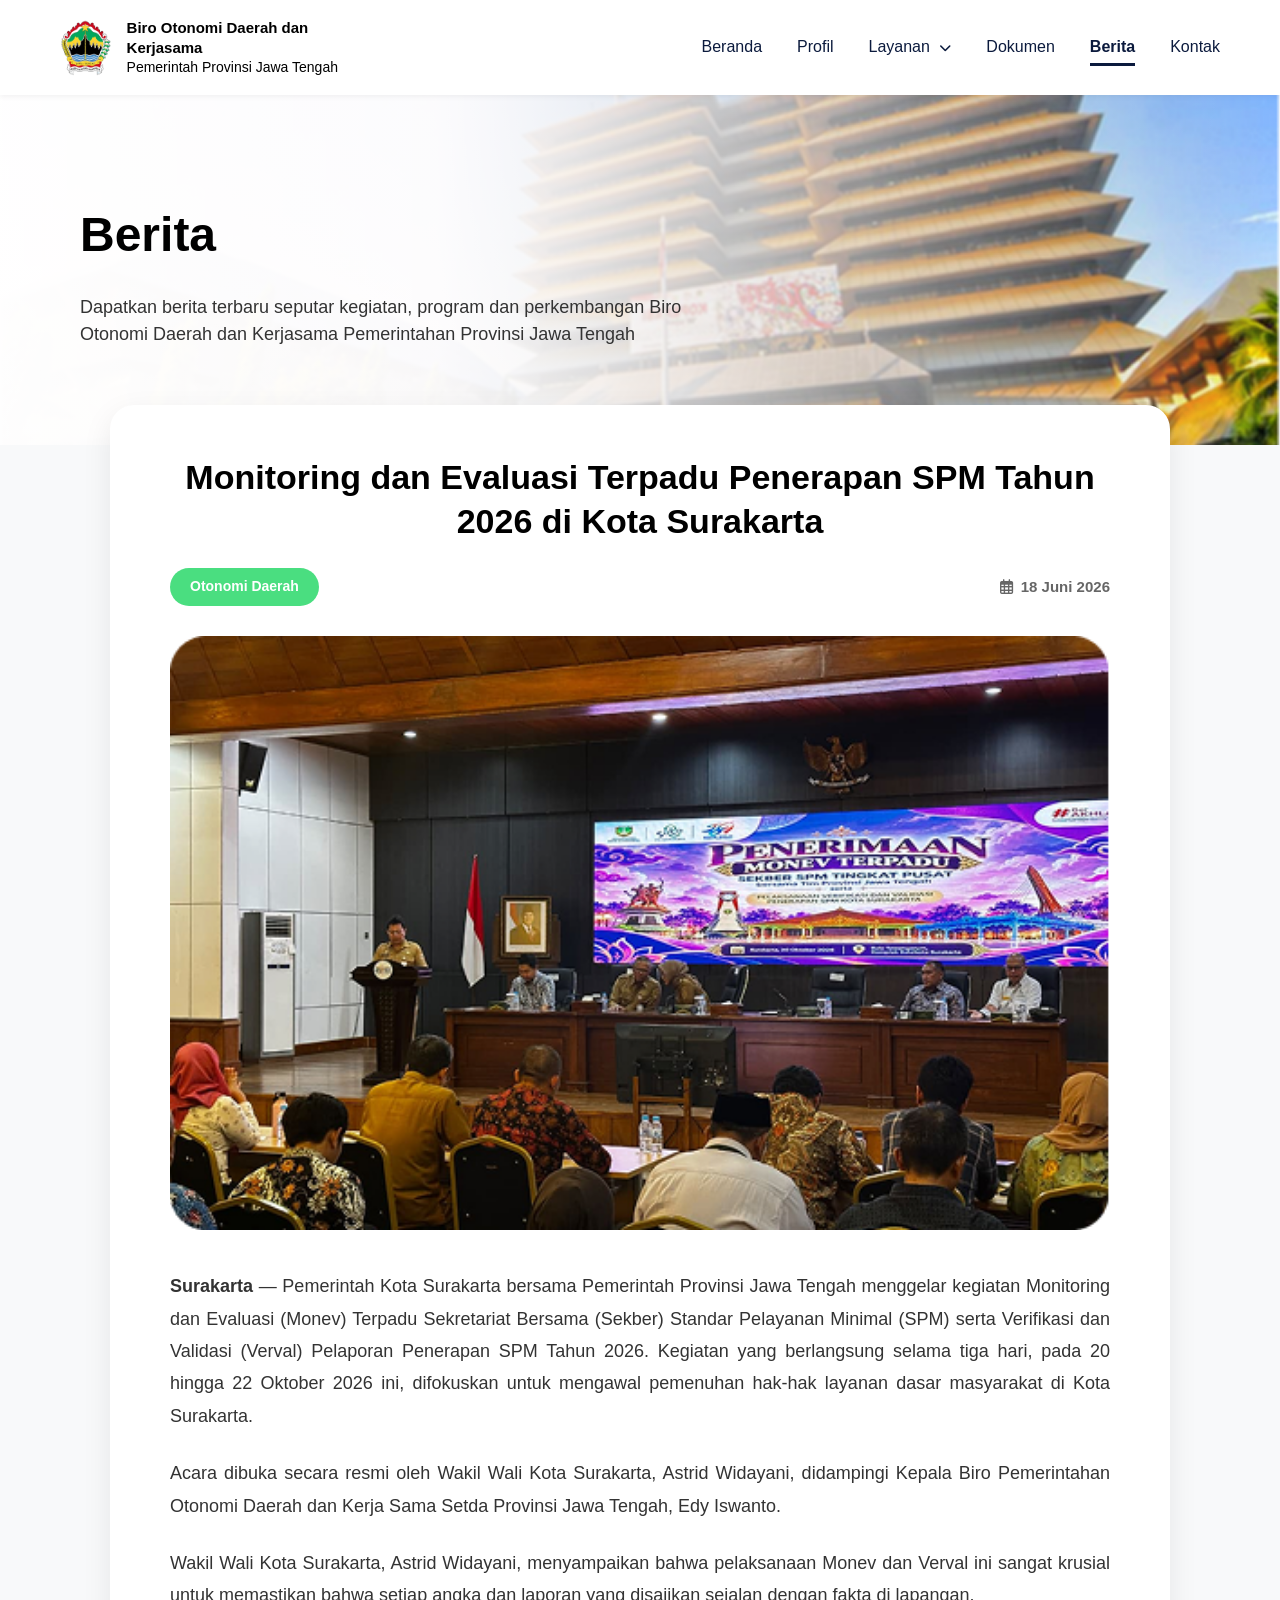
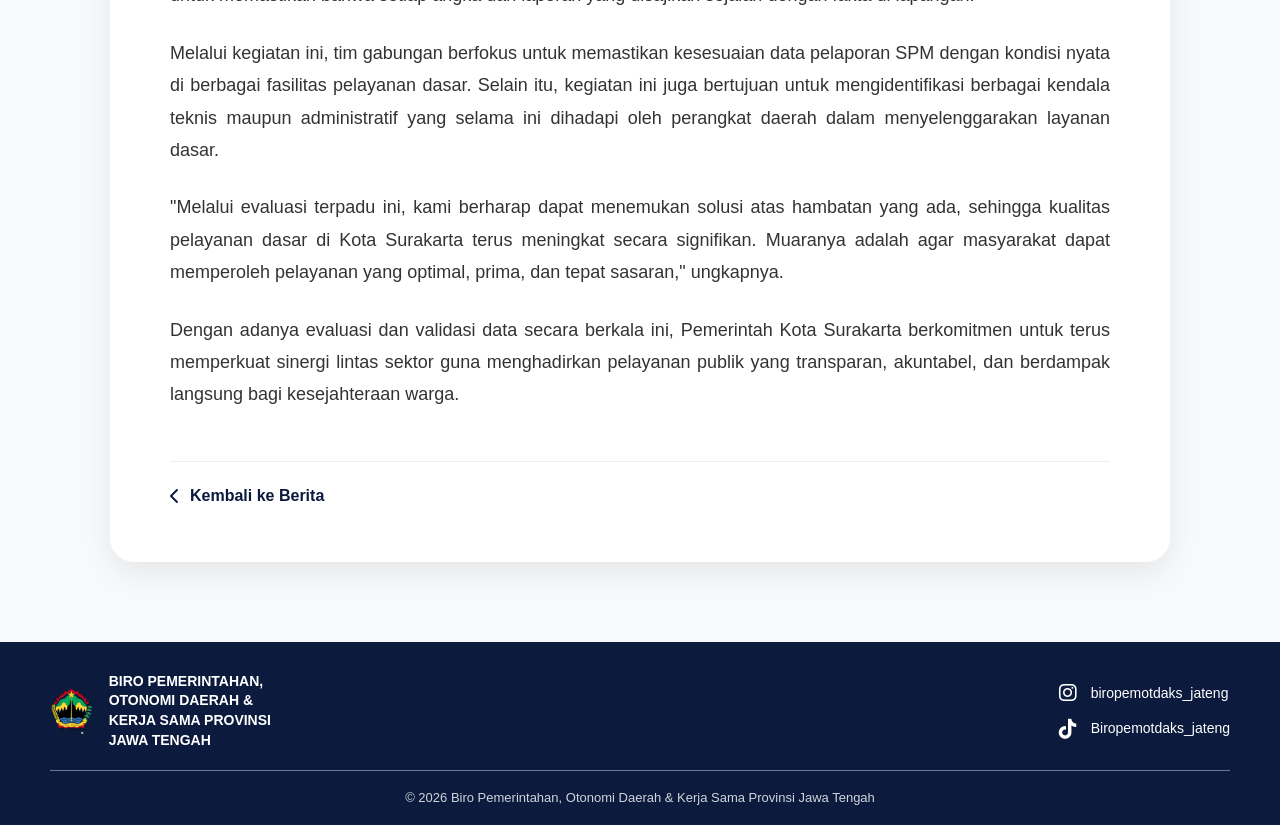
<file: db5.html>
<!DOCTYPE html>
<html lang="id">
<head>
    <meta charset="UTF-8">
    <meta name="viewport" content="width=device-width, initial-scale=1.0">
    <link rel="icon" href="img/favicon.ico" type="image/x-icon">
    <title>Detail Berita - Biro Otonomi Daerah dan Kerjasama</title>
    <link rel="stylesheet" href="https://cdnjs.cloudflare.com/ajax/libs/font-awesome/6.4.0/css/all.min.css">
    <link rel="stylesheet" href="detail-berita.css">    
</head>
<body>
    <!-- Header / Navbar -->
    <header>
        <div class="navbar">
            <div class="logo-container">
                <img src="img/logo.png" alt="Logo Jawa Tengah" class="logo-img">
                <div class="logo-text">
                    Biro Otonomi Daerah dan<br>Kerjasama<br><span>Pemerintah Provinsi Jawa Tengah</span>
                </div>
            </div>

            <!-- TOMBOL HAMBURGER -->
            <button class="nav-toggle" id="navToggle" aria-label="Buka menu" aria-expanded="false">
                <i class="fas fa-bars"></i>
            </button>
            
            <ul class="nav-links" id="navLinks">
                <li><a href="index.html">Beranda</a></li>
                <li><a href="profil.html">Profil</a></li>
                
                <li class="dropdown">
                    <a href="#" id="layananBtn">Layanan <i class="fas fa-chevron-down"></i></a>
                    <ul class="dropdown-menu" id="dropdownMenu">
                        <li><a href="https://sedunia.jatengprov.go.id/">SEDUNIA</a></li>
                        <li><a href="https://sikejam.jatengprov.go.id/">SIKEJAM</a></li>
                    </ul>
                </li>
                
                <li><a href="dokumen-regulasi.html">Dokumen</a></li>
                <li><a href="berita.html" class="active">Berita</a></li>
                <li><a href="kontak-masukan.html">Kontak</a></li>
            </ul>
        </div>
    </header>

    <section class="hero-header">
        <div class="hero-header-overlay"></div>
        <img src="img/header.png" alt="Header Banner" class="hero-header-img">
        <div class="hero-header-content">
            <h1>Berita</h1>
            <p>Dapatkan berita terbaru seputar kegiatan, program dan perkembangan Biro Otonomi Daerah dan Kerjasama Pemerintahan Provinsi Jawa Tengah</p>
        </div>
    </section>

    <main class="container-berita-detail">
        <div class="berita-card-wrapper">
            <h1 class="judul-berita">Monitoring dan Evaluasi Terpadu Penerapan SPM Tahun 2026 di Kota Surakarta</h1>
            <div class="meta-berita">
                <span class="badge-kategori badge-otonomi">Otonomi Daerah</span>
                <span class="tanggal"><i class="far fa-calendar-alt"></i> 18 Juni 2026</span>
            </div>
            <div class="gambar-utama-wrapper">
                <img src="img/monitoring.png" alt="Rapat Kerja Forum" class="gambar-utama">
            </div>
           <article class="isi-berita">
                <p><strong>Surakarta</strong> — Pemerintah Kota Surakarta bersama Pemerintah Provinsi Jawa Tengah menggelar kegiatan Monitoring dan Evaluasi (Monev) Terpadu Sekretariat Bersama (Sekber) Standar Pelayanan Minimal (SPM) serta Verifikasi dan Validasi (Verval) Pelaporan Penerapan SPM Tahun 2026. Kegiatan yang berlangsung selama tiga hari, pada 20 hingga 22 Oktober 2026 ini, difokuskan untuk mengawal pemenuhan hak-hak layanan dasar masyarakat di Kota Surakarta.</p>

                <p>Acara dibuka secara resmi oleh Wakil Wali Kota Surakarta, Astrid Widayani, didampingi Kepala Biro Pemerintahan Otonomi Daerah dan Kerja Sama Setda Provinsi Jawa Tengah, Edy Iswanto.</p>

                <p>Wakil Wali Kota Surakarta, Astrid Widayani, menyampaikan bahwa pelaksanaan Monev dan Verval ini sangat krusial untuk memastikan bahwa setiap angka dan laporan yang disajikan sejalan dengan fakta di lapangan.</p>

                <p>Melalui kegiatan ini, tim gabungan berfokus untuk memastikan kesesuaian data pelaporan SPM dengan kondisi nyata di berbagai fasilitas pelayanan dasar. Selain itu, kegiatan ini juga bertujuan untuk mengidentifikasi berbagai kendala teknis maupun administratif yang selama ini dihadapi oleh perangkat daerah dalam menyelenggarakan layanan dasar.</p>

                <p>"Melalui evaluasi terpadu ini, kami berharap dapat menemukan solusi atas hambatan yang ada, sehingga kualitas pelayanan dasar di Kota Surakarta terus meningkat secara signifikan. Muaranya adalah agar masyarakat dapat memperoleh pelayanan yang optimal, prima, dan tepat sasaran," ungkapnya.</p>

                <p>Dengan adanya evaluasi dan validasi data secara berkala ini, Pemerintah Kota Surakarta berkomitmen untuk terus memperkuat sinergi lintas sektor guna menghadirkan pelayanan publik yang transparan, akuntabel, dan berdampak langsung bagi kesejahteraan warga.</p>
            </article>

            <!-- Tombol Kembali -->
            <div class="back-wrapper">
                <a href="berita.html" class="btn-kembali"><i class="fas fa-chevron-left"></i> Kembali ke Berita</a>
            </div>

        </div>

    </main>

    <!-- Footer -->
    <footer>
        <div class="footer-main">
            <div class="footer-left">
                <img src="img/logo.png" alt="Logo Jawa Tengah" class="footer-logo">
                <div class="footer-title">
                    BIRO PEMERINTAHAN,<br>
                    OTONOMI DAERAH &<br>
                    KERJA SAMA PROVINSI<br>
                    JAWA TENGAH
                </div>
            </div>

            <div class="footer-right">
                <div class="social-item">
                    <i class="fab fa-instagram"></i>
                    <span>biropemotdaks_jateng</span>
                </div>
                <div class="social-item">
                    <i class="fab fa-tiktok"></i>
                    <span>Biropemotdaks_jateng</span>
                </div>
            </div>
        </div>

        <div class="footer-divider"></div>

        <div class="footer-bottom">
            &copy; 2026 Biro Pemerintahan, Otonomi Daerah & Kerja Sama Provinsi Jawa Tengah
        </div>
    </footer>

    <script>
        document.addEventListener('DOMContentLoaded', function() {
            // ===== NAVBAR TOGGLE (HAMBURGER) =====
            const navToggle = document.getElementById('navToggle');
            const navLinks = document.getElementById('navLinks');

            if (navToggle && navLinks) {
                navToggle.addEventListener('click', function() {
                    navLinks.classList.toggle('show');
                    const isOpen = navLinks.classList.contains('show');
                    navToggle.setAttribute('aria-expanded', isOpen);
                    navToggle.innerHTML = isOpen 
                        ? '<i class="fas fa-xmark"></i>' 
                        : '<i class="fas fa-bars"></i>';
                });
            }

            // ===== DROPDOWN LAYANAN =====
            const dropdownContainer = document.querySelector('.dropdown');
            const layananBtn = document.getElementById('layananBtn');
            const dropdownMenu = document.getElementById('dropdownMenu');

            if(dropdownContainer && layananBtn && dropdownMenu) {
                dropdownContainer.addEventListener('mouseenter', function() {
                    dropdownMenu.classList.add('show');
                });

                dropdownContainer.addEventListener('mouseleave', function() {
                    dropdownMenu.classList.remove('show');
                });

                layananBtn.addEventListener('click', function(event) {
                    event.preventDefault(); 
                    dropdownMenu.classList.toggle('show');
                });

                window.addEventListener('click', function(event) {
                    if (!event.target.closest('.dropdown')) {
                        if (dropdownMenu.classList.contains('show')) {
                            dropdownMenu.classList.remove('show');
                        }
                    }
                });
            }
        });
    </script>
</body>
</html>
</file>
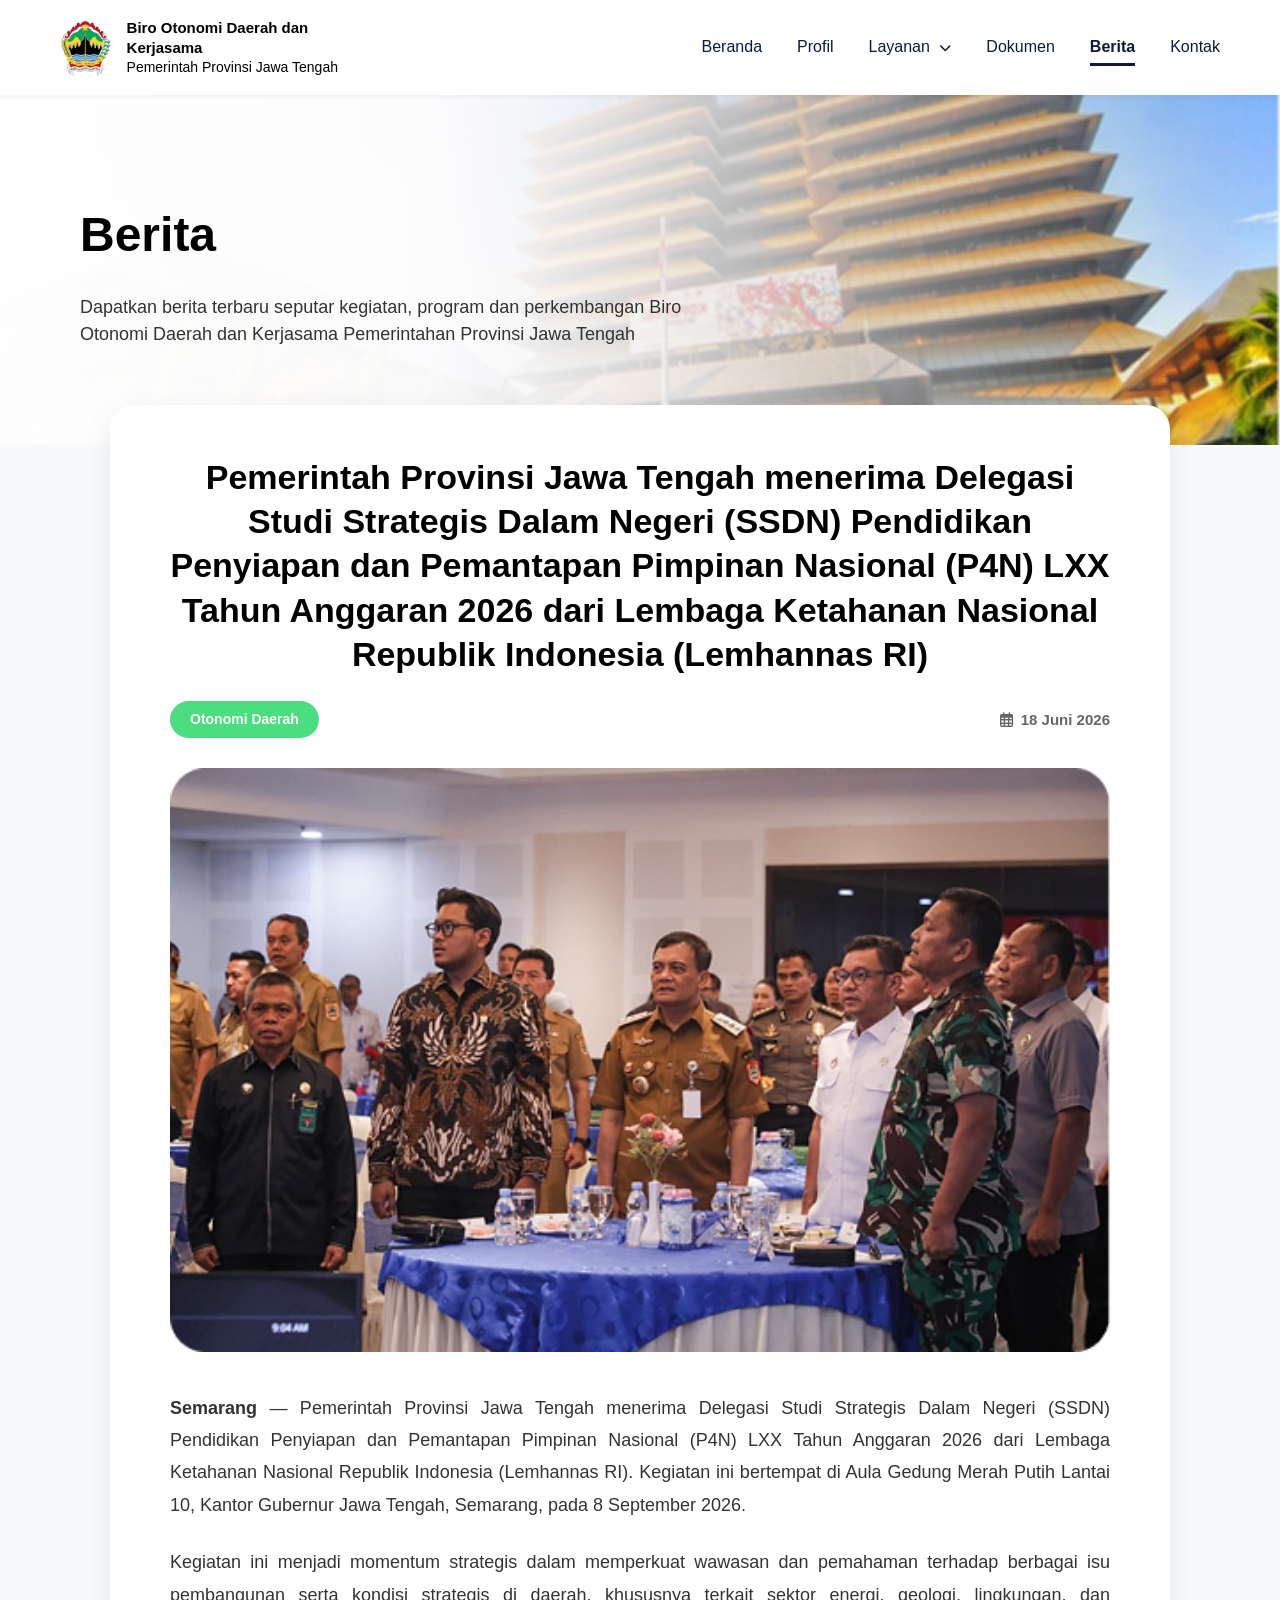
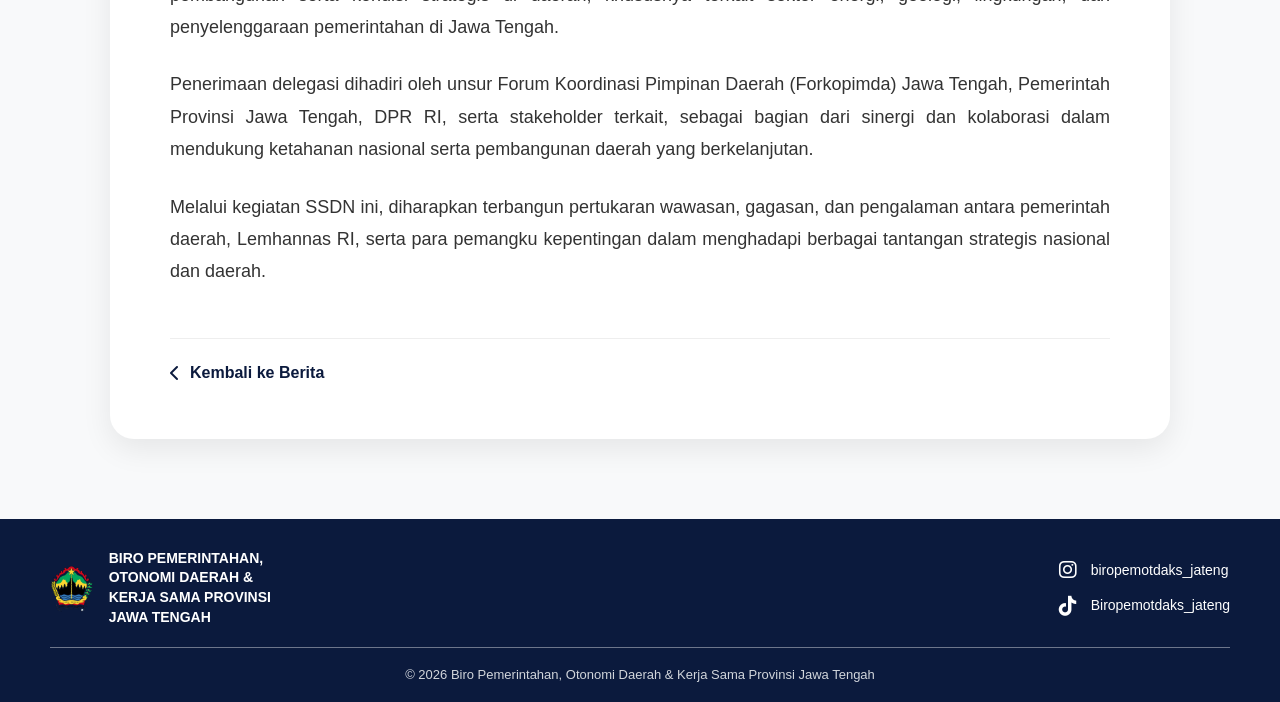
<file: db6.html>
<!DOCTYPE html>
<html lang="id">
<head>
    <meta charset="UTF-8">
    <meta name="viewport" content="width=device-width, initial-scale=1.0">
    <link rel="icon" href="img/favicon.ico" type="image/x-icon">
    <title>Detail Berita - Biro Otonomi Daerah dan Kerjasama</title>
    <link rel="stylesheet" href="https://cdnjs.cloudflare.com/ajax/libs/font-awesome/6.4.0/css/all.min.css">
    <link rel="stylesheet" href="detail-berita.css">    
</head>
<body>
    <!-- Header / Navbar -->
    <header>
        <div class="navbar">
            <div class="logo-container">
                <img src="img/logo.png" alt="Logo Jawa Tengah" class="logo-img">
                <div class="logo-text">
                    Biro Otonomi Daerah dan<br>Kerjasama<br><span>Pemerintah Provinsi Jawa Tengah</span>
                </div>
            </div>

            <!-- TOMBOL HAMBURGER -->
            <button class="nav-toggle" id="navToggle" aria-label="Buka menu" aria-expanded="false">
                <i class="fas fa-bars"></i>
            </button>
            
            <ul class="nav-links" id="navLinks">
                <li><a href="index.html">Beranda</a></li>
                <li><a href="profil.html">Profil</a></li>
                
                <li class="dropdown">
                    <a href="#" id="layananBtn">Layanan <i class="fas fa-chevron-down"></i></a>
                    <ul class="dropdown-menu" id="dropdownMenu">
                        <li><a href="https://sedunia.jatengprov.go.id/">SEDUNIA</a></li>
                        <li><a href="https://sikejam.jatengprov.go.id/">SIKEJAM</a></li>
                    </ul>
                </li>
                
                <li><a href="dokumen-regulasi.html">Dokumen</a></li>
                <li><a href="berita.html" class="active">Berita</a></li>
                <li><a href="kontak-masukan.html">Kontak</a></li>
            </ul>
        </div>
    </header>

    <section class="hero-header">
        <div class="hero-header-overlay"></div>
        <img src="img/header.png" alt="Header Banner" class="hero-header-img">
        <div class="hero-header-content">
            <h1>Berita</h1>
            <p>Dapatkan berita terbaru seputar kegiatan, program dan perkembangan Biro Otonomi Daerah dan Kerjasama Pemerintahan Provinsi Jawa Tengah</p>
        </div>
    </section>

    <main class="container-berita-detail">
        <div class="berita-card-wrapper">
            <h1 class="judul-berita">Pemerintah Provinsi Jawa Tengah menerima Delegasi Studi Strategis Dalam Negeri (SSDN) Pendidikan Penyiapan dan Pemantapan Pimpinan Nasional (P4N) LXX Tahun Anggaran 2026 dari Lembaga Ketahanan Nasional Republik Indonesia (Lemhannas RI)</h1>
            <div class="meta-berita">
                <span class="badge-kategori badge-otonomi">Otonomi Daerah</span>
                <span class="tanggal"><i class="far fa-calendar-alt"></i> 18 Juni 2026</span>
            </div>
            <div class="gambar-utama-wrapper">
                <img src="img/ssdn.png" alt="Rapat Kerja Forum" class="gambar-utama">
            </div>
            <article class="isi-berita">
                <p><strong>Semarang</strong> — Pemerintah Provinsi Jawa Tengah menerima Delegasi Studi Strategis Dalam Negeri (SSDN) Pendidikan Penyiapan dan Pemantapan Pimpinan Nasional (P4N) LXX Tahun Anggaran 2026 dari Lembaga Ketahanan Nasional Republik Indonesia (Lemhannas RI). Kegiatan ini bertempat di Aula Gedung Merah Putih Lantai 10, Kantor Gubernur Jawa Tengah, Semarang, pada 8 September 2026.</p>

                <p>Kegiatan ini menjadi momentum strategis dalam memperkuat wawasan dan pemahaman terhadap berbagai isu pembangunan serta kondisi strategis di daerah, khususnya terkait sektor energi, geologi, lingkungan, dan penyelenggaraan pemerintahan di Jawa Tengah.</p>

                <p>Penerimaan delegasi dihadiri oleh unsur Forum Koordinasi Pimpinan Daerah (Forkopimda) Jawa Tengah, Pemerintah Provinsi Jawa Tengah, DPR RI, serta stakeholder terkait, sebagai bagian dari sinergi dan kolaborasi dalam mendukung ketahanan nasional serta pembangunan daerah yang berkelanjutan.</p>

                <p>Melalui kegiatan SSDN ini, diharapkan terbangun pertukaran wawasan, gagasan, dan pengalaman antara pemerintah daerah, Lemhannas RI, serta para pemangku kepentingan dalam menghadapi berbagai tantangan strategis nasional dan daerah.</p>
            </article>

            <!-- Tombol Kembali -->
            <div class="back-wrapper">
                <a href="berita.html" class="btn-kembali"><i class="fas fa-chevron-left"></i> Kembali ke Berita</a>
            </div>

        </div>

    </main>

    <!-- Footer -->
    <footer>
        <div class="footer-main">
            <div class="footer-left">
                <img src="img/logo.png" alt="Logo Jawa Tengah" class="footer-logo">
                <div class="footer-title">
                    BIRO PEMERINTAHAN,<br>
                    OTONOMI DAERAH &<br>
                    KERJA SAMA PROVINSI<br>
                    JAWA TENGAH
                </div>
            </div>

            <div class="footer-right">
                <div class="social-item">
                    <i class="fab fa-instagram"></i>
                    <span>biropemotdaks_jateng</span>
                </div>
                <div class="social-item">
                    <i class="fab fa-tiktok"></i>
                    <span>Biropemotdaks_jateng</span>
                </div>
            </div>
        </div>

        <div class="footer-divider"></div>

        <div class="footer-bottom">
            &copy; 2026 Biro Pemerintahan, Otonomi Daerah & Kerja Sama Provinsi Jawa Tengah
        </div>
    </footer>

    <script>
        document.addEventListener('DOMContentLoaded', function() {
            // ===== NAVBAR TOGGLE (HAMBURGER) =====
            const navToggle = document.getElementById('navToggle');
            const navLinks = document.getElementById('navLinks');

            if (navToggle && navLinks) {
                navToggle.addEventListener('click', function() {
                    navLinks.classList.toggle('show');
                    const isOpen = navLinks.classList.contains('show');
                    navToggle.setAttribute('aria-expanded', isOpen);
                    navToggle.innerHTML = isOpen 
                        ? '<i class="fas fa-xmark"></i>' 
                        : '<i class="fas fa-bars"></i>';
                });
            }

            // ===== DROPDOWN LAYANAN =====
            const dropdownContainer = document.querySelector('.dropdown');
            const layananBtn = document.getElementById('layananBtn');
            const dropdownMenu = document.getElementById('dropdownMenu');

            if(dropdownContainer && layananBtn && dropdownMenu) {
                dropdownContainer.addEventListener('mouseenter', function() {
                    dropdownMenu.classList.add('show');
                });

                dropdownContainer.addEventListener('mouseleave', function() {
                    dropdownMenu.classList.remove('show');
                });

                layananBtn.addEventListener('click', function(event) {
                    event.preventDefault(); 
                    dropdownMenu.classList.toggle('show');
                });

                window.addEventListener('click', function(event) {
                    if (!event.target.closest('.dropdown')) {
                        if (dropdownMenu.classList.contains('show')) {
                            dropdownMenu.classList.remove('show');
                        }
                    }
                });
            }
        });
    </script>
</body>
</html>
</file>
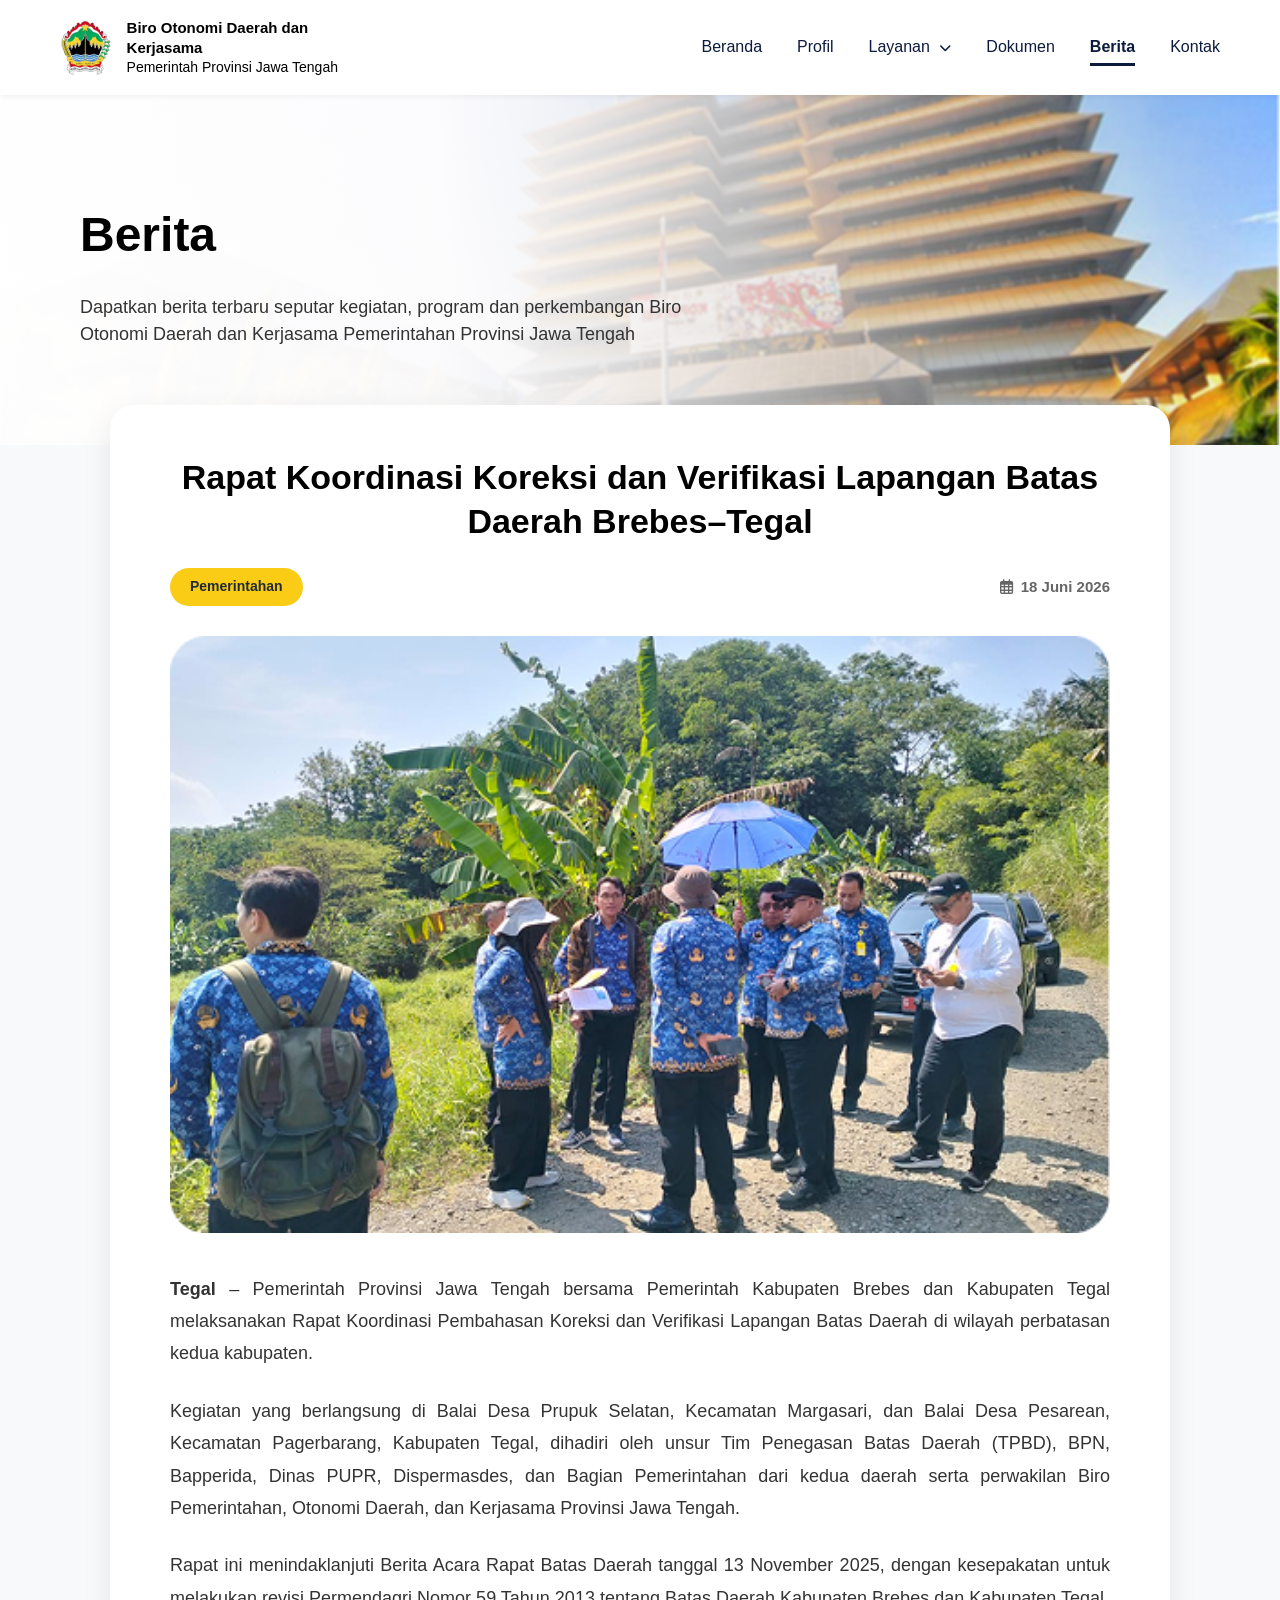
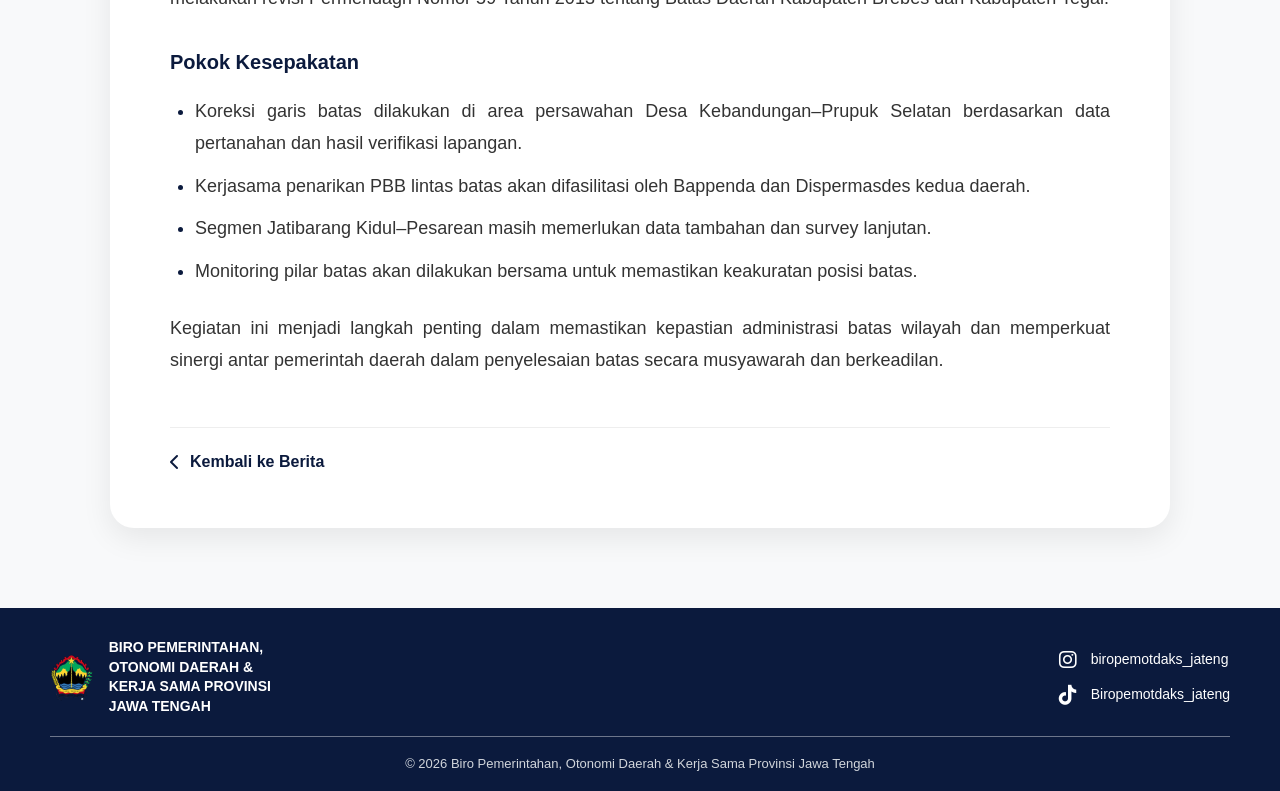
<file: detail-berita.html>
<!DOCTYPE html>
<html lang="id">
<head>
    <meta charset="UTF-8">
    <meta name="viewport" content="width=device-width, initial-scale=1.0">
    <link rel="icon" href="img/favicon.ico" type="image/x-icon">
    <title>Detail Berita - Biro Otonomi Daerah dan Kerjasama</title>
    <link rel="stylesheet" href="https://cdnjs.cloudflare.com/ajax/libs/font-awesome/6.4.0/css/all.min.css">
    <!-- Tetap panggil CSS eksternal kamu -->
    <link rel="stylesheet" href="detail-berita.css">    

    <!-- CSS PAKSAAN UNTUK NAVBAR & FOOTER (Agar dijamin muncul) -->
    <style>
        /* Paksa tombol hamburger disembunyikan di desktop */
        .nav-toggle { display: none; }
        
        /* Tampilan di HP / Tablet */
        @media (max-width: 768px) {
            /* Paksa tombol muncul */
            .nav-toggle {
                display: block !important;
                background: none;
                border: none;
                font-size: 24px;
                color: #0b1a3d;
                cursor: pointer;
                padding: 8px;
                margin-left: auto;
            }

            /* Menu disembunyikan default */
            .nav-links {
                display: none !important;
                flex-direction: column;
                width: 100%;
                margin-top: 15px;
                background-color: #fff;
                border-top: 1px solid #eee;
                padding: 10px 0;
            }
            
            /* Muncul saat di-klik */
            .nav-links.show {
                display: flex !important;
            }
            
            .nav-links li { width: 100%; }
            .nav-links a { display: block; width: 100%; padding: 12px 20px; }

            /* Paksa footer sejajar kiri-kanan */
            .footer-main {
                display: flex !important;
                flex-direction: row !important;
                justify-content: space-between !important;
                align-items: center !important;
                flex-wrap: nowrap !important;
            }
            .footer-left {
                flex-direction: row !important;
                align-items: center !important;
            }
            .footer-logo { height: 40px; }
            .footer-title { font-size: 11px; text-align: left; }
            .footer-right {
                flex-direction: column !important;
                align-items: flex-end !important;
            }
            .social-item { font-size: 10px; }
            .social-item i { font-size: 14px; }
        }
    </style>
</head>
<body>
    <!-- Header / Navbar -->
    <header>
        <div class="navbar">
            <div class="logo-container">
                <img src="img/logo.png" alt="Logo Jawa Tengah" class="logo-img">
                <div class="logo-text">
                    Biro Otonomi Daerah dan<br>Kerjasama<br><span>Pemerintah Provinsi Jawa Tengah</span>
                </div>
            </div>

            <!-- TOMBOL HAMBURGER -->
            <button class="nav-toggle" id="navToggle" aria-label="Buka menu" aria-expanded="false">
                <i class="fas fa-bars"></i>
            </button>
            
            <ul class="nav-links" id="navLinks">
                <li><a href="index.html">Beranda</a></li>
                <li><a href="profil.html">Profil</a></li>
                
                <li class="dropdown">
                    <a href="#" id="layananBtn">Layanan <i class="fas fa-chevron-down"></i></a>
                    <ul class="dropdown-menu" id="dropdownMenu">
                        <li><a href="https://sedunia.jatengprov.go.id/">SEDUNIA</a></li>
                        <li><a href="https://sikejam.jatengprov.go.id/">SIKEJAM</a></li>
                    </ul>
                </li>
                
                <li><a href="dokumen-regulasi.html">Dokumen</a></li>
                <li><a href="berita.html" class="active">Berita</a></li>
                <li><a href="kontak-masukan.html">Kontak</a></li>
            </ul>
        </div>
    </header>

    <section class="hero-header">
        <div class="hero-header-overlay"></div>
        <img src="img/header.png" alt="Header Banner" class="hero-header-img">
        <div class="hero-header-content">
            <h1>Berita</h1>
            <p>Dapatkan berita terbaru seputar kegiatan, program dan perkembangan Biro Otonomi Daerah dan Kerjasama Pemerintahan Provinsi Jawa Tengah</p>
        </div>
    </section>

    <main class="container-berita-detail">
        <div class="berita-card-wrapper">
            <h1 class="judul-berita">Rapat Koordinasi Koreksi dan Verifikasi Lapangan Batas Daerah Brebes–Tegal</h1>
            <div class="meta-berita">
                <span class="badge-kategori badge-pemerintahan">Pemerintahan</span>
                <span class="tanggal"><i class="far fa-calendar-alt"></i> 18 Juni 2026</span>
            </div>
            <div class="gambar-utama-wrapper">
                <img src="img/tegal.png" alt="Pemprov Jateng di Cilacap" class="gambar-utama">
            </div>
            <article class="isi-berita">
                <p><strong>Tegal</strong> – Pemerintah Provinsi Jawa Tengah bersama Pemerintah Kabupaten Brebes dan Kabupaten Tegal melaksanakan Rapat Koordinasi Pembahasan Koreksi dan Verifikasi Lapangan Batas Daerah di wilayah perbatasan kedua kabupaten.</p>
                <p>Kegiatan yang berlangsung di Balai Desa Prupuk Selatan, Kecamatan Margasari, dan Balai Desa Pesarean, Kecamatan Pagerbarang, Kabupaten Tegal, dihadiri oleh unsur Tim Penegasan Batas Daerah (TPBD), BPN, Bapperida, Dinas PUPR, Dispermasdes, dan Bagian Pemerintahan dari kedua daerah serta perwakilan Biro Pemerintahan, Otonomi Daerah, dan Kerjasama Provinsi Jawa Tengah.</p>
                <p>Rapat ini menindaklanjuti Berita Acara Rapat Batas Daerah tanggal 13 November 2025, dengan kesepakatan untuk melakukan revisi Permendagri Nomor 59 Tahun 2013 tentang Batas Daerah Kabupaten Brebes dan Kabupaten Tegal.</p>
                <h3>Pokok Kesepakatan</h3>
                <ul>
                    <li>Koreksi garis batas dilakukan di area persawahan Desa Kebandungan–Prupuk Selatan berdasarkan data pertanahan dan hasil verifikasi lapangan.</li>
                    <li>Kerjasama penarikan PBB lintas batas akan difasilitasi oleh Bappenda dan Dispermasdes kedua daerah.</li>
                    <li>Segmen Jatibarang Kidul–Pesarean masih memerlukan data tambahan dan survey lanjutan.</li>
                    <li>Monitoring pilar batas akan dilakukan bersama untuk memastikan keakuratan posisi batas.</li>
                </ul>
                <p class="penutup">Kegiatan ini menjadi langkah penting dalam memastikan kepastian administrasi batas wilayah dan memperkuat sinergi antar pemerintah daerah dalam penyelesaian batas secara musyawarah dan berkeadilan.</p>
            </article>

            <div class="back-wrapper">
                <a href="berita.html" class="btn-kembali"><i class="fas fa-chevron-left"></i> Kembali ke Berita</a>
            </div>
        </div>
    </main>

    <footer>
        <div class="footer-main">
            <div class="footer-left">
                <img src="img/logo.png" alt="Logo Jawa Tengah" class="footer-logo">
                <div class="footer-title">
                    BIRO PEMERINTAHAN,<br>
                    OTONOMI DAERAH &<br>
                    KERJA SAMA PROVINSI<br>
                    JAWA TENGAH
                </div>
            </div>
            <div class="footer-right">
                <div class="social-item">
                    <i class="fab fa-instagram"></i>
                    <span>biropemotdaks_jateng</span>
                </div>
                <div class="social-item">
                    <i class="fab fa-tiktok"></i>
                    <span>Biropemotdaks_jateng</span>
                </div>
            </div>
        </div>
        <div class="footer-divider"></div>
        <div class="footer-bottom">
            &copy; 2026 Biro Pemerintahan, Otonomi Daerah & Kerja Sama Provinsi Jawa Tengah
        </div>
    </footer>

    <!-- SCRIPT PAKSAAN -->
    <script>
        document.addEventListener('DOMContentLoaded', function() {
            const navToggle = document.getElementById('navToggle');
            const navLinks = document.getElementById('navLinks');

            if (navToggle && navLinks) {
                navToggle.addEventListener('click', function() {
                    // Toggle class show
                    navLinks.classList.toggle('show');
                    
                    // Ganti icon
                    if (navLinks.classList.contains('show')) {
                        navToggle.innerHTML = '<i class="fas fa-xmark"></i>';
                    } else {
                        navToggle.innerHTML = '<i class="fas fa-bars"></i>';
                    }
                });
            }

            // Dropdown Layanan
            const dropdownContainer = document.querySelector('.dropdown');
            const layananBtn = document.getElementById('layananBtn');
            const dropdownMenu = document.getElementById('dropdownMenu');

            if(dropdownContainer && layananBtn && dropdownMenu) {
                layananBtn.addEventListener('click', function(event) {
                    event.preventDefault(); 
                    dropdownMenu.classList.toggle('show');
                });
                
                // Di HP, dropdown juga ikut hilang kalau menu utama ditutup
                navToggle.addEventListener('click', function() {
                    dropdownMenu.classList.remove('show');
                });
            }
        });
    </script>
</body>
</html>
</file>
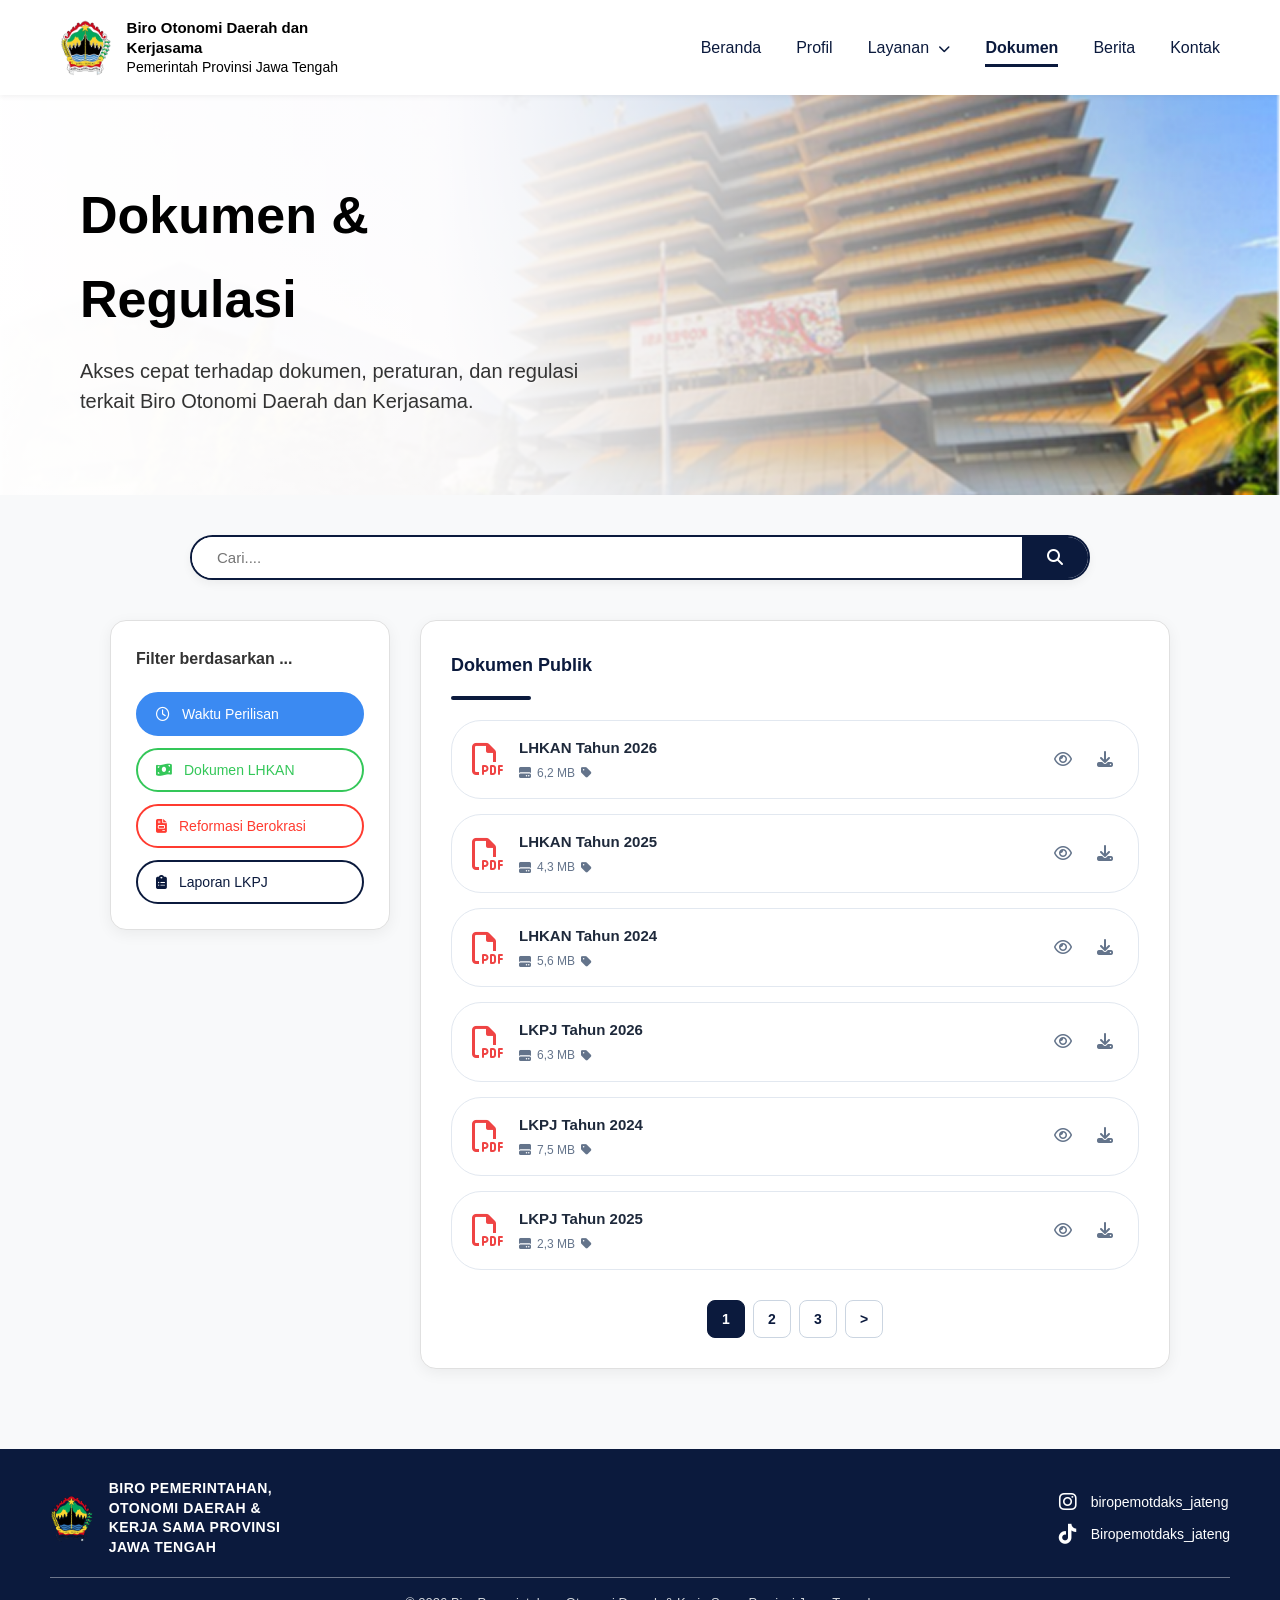
<file: dokumen-regulasi.html>
<!DOCTYPE html>
<html lang="id">
<head>
    <meta charset="UTF-8">
    <meta name="viewport" content="width=device-width, initial-scale=1.0">
    <link rel="icon" href="img/favicon.ico" type="image/x-icon">
    <title>Dokumen & Regulasi - Biro Otonomi Daerah dan Kerja Sama</title>
    <link rel="stylesheet" href="https://cdnjs.cloudflare.com/ajax/libs/font-awesome/6.4.0/css/all.min.css">
    <link rel="stylesheet" href="dokumen-regulasi.css">
</head>
<body>
    <header>
        <div class="navbar">
            <div class="logo-container">
                <img src="img/logo.png" alt="Logo Jawa Tengah" class="logo-img">
                <div class="logo-text">
                    Biro Otonomi Daerah dan<br>Kerjasama<br><span>Pemerintah Provinsi Jawa Tengah</span>
                </div>
            </div>

            <button class="nav-toggle" id="navToggle" aria-label="Buka menu" aria-expanded="false" aria-controls="navLinks">
                <i class="fas fa-bars"></i>
            </button>
            
            <ul class="nav-links" id="navLinks">
                <li><a href="index.html">Beranda</a></li>
                <li><a href="profil.html">Profil</a></li>
                <li class="dropdown">
                    <a href="#" id="layananBtn" aria-expanded="false" aria-controls="dropdownMenu">Layanan <i class="fas fa-chevron-down"></i></a>
                    <ul class="dropdown-menu" id="dropdownMenu">
                        <li><a href="https://sedunia.jatengprov.go.id/">SEDUNIA</a></li>
                        <li><a href="https://sikejam.jatengprov.go.id/">SIKEJAM</a></li>
                    </ul>
                </li>
                <li><a href="dokumen-regulasi.html" class="active">Dokumen</a></li>
                <li><a href="berita.html">Berita</a></li>
                <li><a href="kontak-masukan.html">Kontak</a></li>
            </ul>
        </div>
    </header>
    
    <section class="hero-header">
        <div class="hero-header-overlay"></div>
        <img src="img/header.png" alt="Header Banner" class="hero-header-img">
        <div class="hero-header-content">
            <h1>Dokumen & Regulasi</h1>
            <p>Akses cepat terhadap dokumen, peraturan, dan regulasi terkait Biro Otonomi Daerah dan Kerjasama.</p>
        </div>
    </section>

    <main class="container-dokumen">
        <div class="search-bar-wrapper">
            <input type="text" placeholder="Cari....">
            <button type="submit"><i class="fas fa-search"></i></button>
        </div>

        <div class="dokumen-layout">
            <aside class="filter-sidebar">
                <h2>Filter berdasarkan ...</h2>
                <div class="filter-buttons">
                    <button class="filter-btn btn-waktu active" onclick="pilihFilter(this)">
                        <i class="far fa-clock"></i> Waktu Perilisan
                    </button>
                    <button class="filter-btn btn-lhkan" onclick="pilihFilter(this)">
                        <i class="fas fa-money-bill-wave"></i> Dokumen LHKAN
                    </button>
                    <button class="filter-btn btn-reformasi" onclick="pilihFilter(this)">
                        <i class="fas fa-file-invoice"></i> Reformasi Berokrasi
                    </button>
                    <button class="filter-btn btn-laporan" onclick="pilihFilter(this)">
                        <i class="fas fa-clipboard-list"></i> Laporan LKPJ
                    </button>
                </div>
            </aside>
            
            <section class="dokumen-main-content">
                <div class="dokumen-box">
                    <h2>Dokumen Publik</h2>
                    <div class="garis-navy"></div>
                    <div class="dokumen-list">
                        <div class="dokumen-item">
                            <div class="dokumen-info">
                                <i class="far fa-file-pdf pdf-icon"></i>
                                <div>
                                    <h3>LHKAN Tahun 2026</h3>
                                    <span><i class="fas fa-hdd"></i> 6,2 MB <i class="fas fa-tag"></i></span>
                                </div>
                            </div>
                            <div class="dokumen-actions">
                                <a href="#" title="Preview"><i class="far fa-eye"></i></a>
                                <a href="#" title="Download"><i class="fas fa-download"></i></a>
                            </div>
                        </div>

                        <div class="dokumen-item">
                            <div class="dokumen-info">
                                <i class="far fa-file-pdf pdf-icon"></i>
                                <div>
                                    <h3>LHKAN Tahun 2025</h3>
                                    <span><i class="fas fa-hdd"></i> 4,3 MB <i class="fas fa-tag"></i></span>
                                </div>
                            </div>
                            <div class="dokumen-actions">
                                <a href="#" title="Preview"><i class="far fa-eye"></i></a>
                                <a href="#" title="Download"><i class="fas fa-download"></i></a>
                            </div>
                        </div>

                        <div class="dokumen-item">
                            <div class="dokumen-info">
                                <i class="far fa-file-pdf pdf-icon"></i>
                                <div>
                                    <h3>LHKAN Tahun 2024</h3>
                                    <span><i class="fas fa-hdd"></i> 5,6 MB <i class="fas fa-tag"></i></span>
                                </div>
                            </div>
                            <div class="dokumen-actions">
                                <a href="#" title="Preview"><i class="far fa-eye"></i></a>
                                <a href="#" title="Download"><i class="fas fa-download"></i></a>
                            </div>
                        </div>

                        <div class="dokumen-item">
                            <div class="dokumen-info">
                                <i class="far fa-file-pdf pdf-icon"></i>
                                <div>
                                    <h3>LKPJ Tahun 2026</h3>
                                    <span><i class="fas fa-hdd"></i> 6,3 MB <i class="fas fa-tag"></i></span>
                                </div>
                            </div>
                            <div class="dokumen-actions">
                                <a href="#" title="Preview"><i class="far fa-eye"></i></a>
                                <a href="#" title="Download"><i class="fas fa-download"></i></a>
                            </div>
                        </div>

                        <div class="dokumen-item">
                            <div class="dokumen-info">
                                <i class="far fa-file-pdf pdf-icon"></i>
                                <div>
                                    <h3>LKPJ Tahun 2024</h3>
                                    <span><i class="fas fa-hdd"></i> 7,5 MB <i class="fas fa-tag"></i></span>
                                </div>
                            </div>
                            <div class="dokumen-actions">
                                <a href="#" title="Preview"><i class="far fa-eye"></i></a>
                                <a href="#" title="Download"><i class="fas fa-download"></i></a>
                            </div>
                        </div>

                        <div class="dokumen-item">
                            <div class="dokumen-info">
                                <i class="far fa-file-pdf pdf-icon"></i>
                                <div>
                                    <h3>LKPJ Tahun 2025</h3>
                                    <span><i class="fas fa-hdd"></i> 2,3 MB <i class="fas fa-tag"></i></span>
                                </div>
                            </div>
                            <div class="dokumen-actions">
                                <a href="#" title="Preview"><i class="far fa-eye"></i></a>
                                <a href="#" title="Download"><i class="fas fa-download"></i></a>
                            </div>
                        </div>
                    </div>

                    <div class="pagination">
                        <a href="#" class="active">1</a>
                        <a href="#">2</a>
                        <a href="#">3</a>
                        <a href="#" class="page-arrow">&gt;</a>
                    </div>
                </div>
            </section>
        </div>
    </main>

    <footer>
        <div class="footer-main">
            <div class="footer-left">
                <img src="img/logo.png" alt="Logo Jawa Tengah" class="footer-logo">
                <div class="footer-title">
                    BIRO PEMERINTAHAN,<br>
                    OTONOMI DAERAH &<br>
                    KERJA SAMA PROVINSI<br>
                    JAWA TENGAH
                </div>
            </div>

            <div class="footer-right">
                <div class="social-item">
                    <i class="fab fa-instagram"></i>
                    <span>biropemotdaks_jateng</span>
                </div>
                <div class="social-item">
                    <i class="fab fa-tiktok"></i>
                    <span>Biropemotdaks_jateng</span>
                </div>
            </div>
        </div>
        <div class="footer-divider"></div>

        <div class="footer-bottom">
            &copy; 2026 Biro Pemerintahan, Otonomi Daerah & Kerja Sama Provinsi Jawa Tengah
        </div>
    </footer>

    <script>
        document.addEventListener('DOMContentLoaded', function() {
            const navToggle = document.getElementById('navToggle');
            const navLinks = document.getElementById('navLinks');
            const dropdownContainer = document.querySelector('.dropdown');
            const layananBtn = document.getElementById('layananBtn');
            const dropdownMenu = document.getElementById('dropdownMenu');
            const canHover = window.matchMedia('(hover: hover) and (pointer: fine)');

            function setDropdown(open) {
                dropdownMenu.classList.toggle('show', open);
                layananBtn.setAttribute('aria-expanded', String(open));
            }

            function setMenu(open) {
                navLinks.classList.toggle('show', open);
                navToggle.setAttribute('aria-expanded', String(open));
                navToggle.innerHTML = open ? '<i class="fas fa-xmark"></i>' : '<i class="fas fa-bars"></i>';
                if (!open) setDropdown(false);
            }

            navToggle.addEventListener('click', () => setMenu(!navLinks.classList.contains('show')));

            navLinks.querySelectorAll('a').forEach(link => {
                link.addEventListener('click', () => {
                    if (window.innerWidth <= 992 && link !== layananBtn) setMenu(false);
                });
            });

            dropdownContainer.addEventListener('mouseenter', () => { if (canHover.matches && window.innerWidth > 992) setDropdown(true); });
            dropdownContainer.addEventListener('mouseleave', () => { if (canHover.matches && window.innerWidth > 992) setDropdown(false); });
            layananBtn.addEventListener('click', (e) => {
                e.preventDefault();
                setDropdown(!dropdownMenu.classList.contains('show'));
            });
            window.addEventListener('click', (e) => {
                if (!e.target.closest('.dropdown') && dropdownMenu.classList.contains('show')) setDropdown(false);
            });
        });

        function pilihFilter(button) {
            document.querySelectorAll('.filter-btn').forEach(btn => btn.classList.remove('active'));
            button.classList.add('active');
        }
    </script>
</body>
</html>
</file>
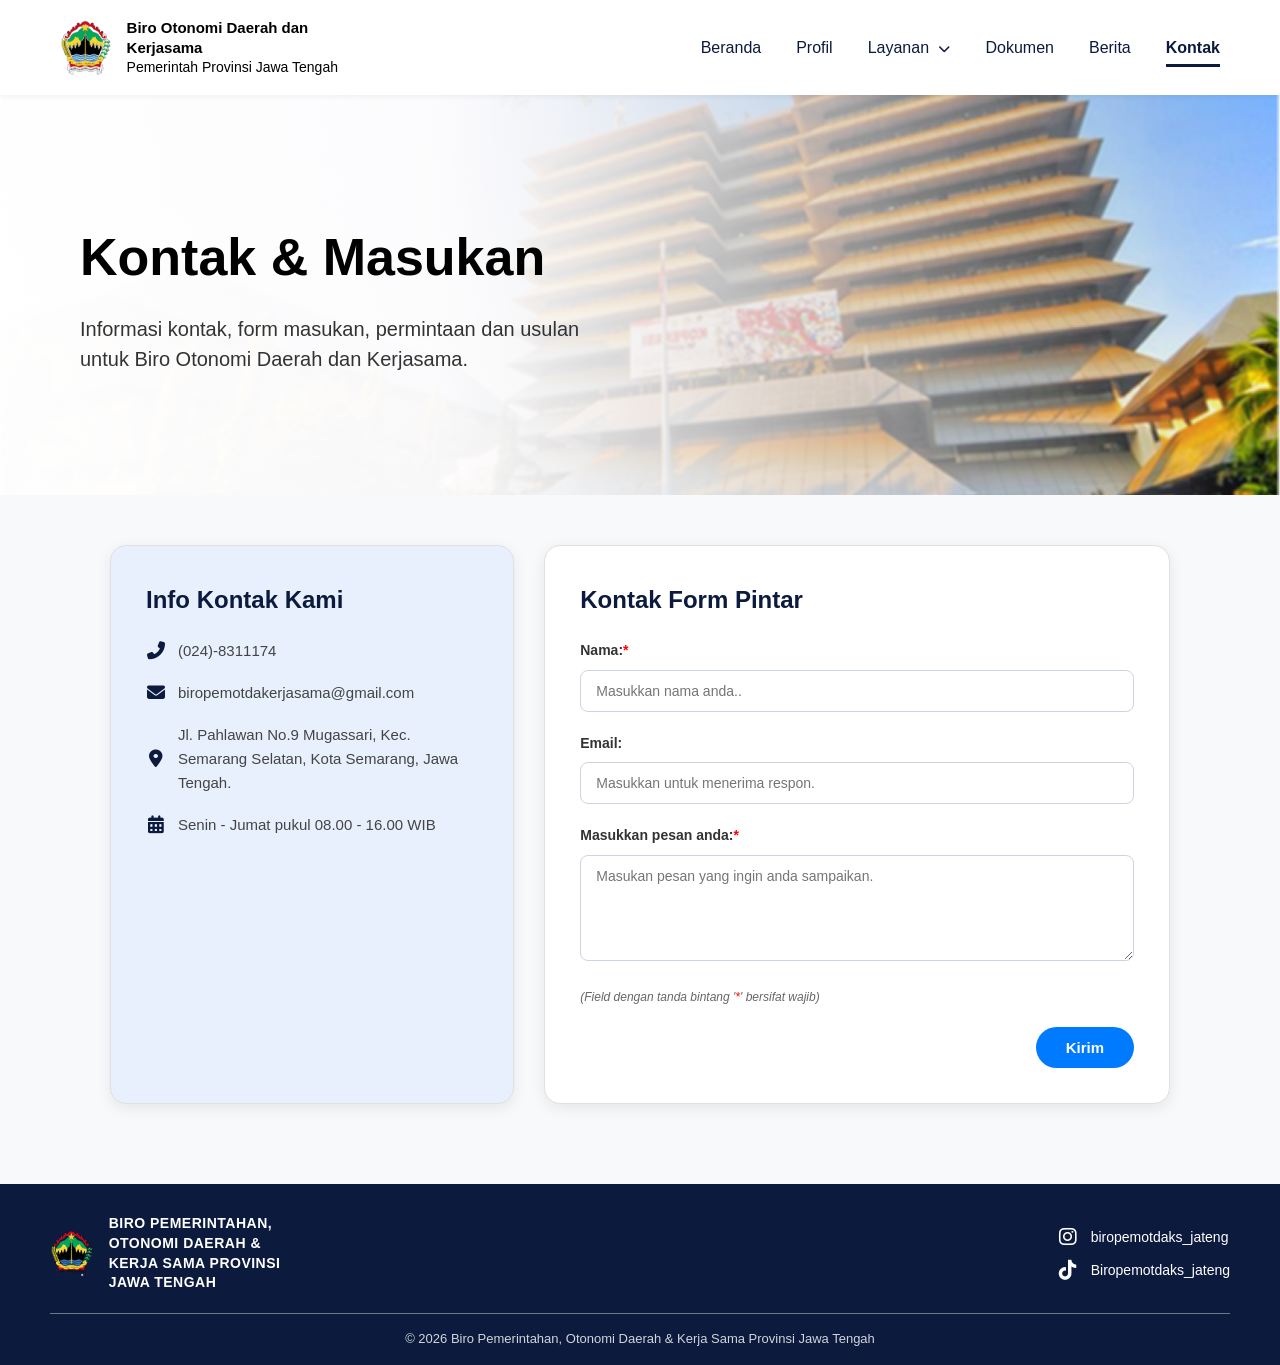
<file: kontak-masukan.html>
<!DOCTYPE html>
<html lang="id">
<head>
    <meta charset="UTF-8">
    <meta name="viewport" content="width=device-width, initial-scale=1.0">
    <link rel="icon" href="img/favicon.ico" type="image/x-icon">
    <title>Kontak & Masukan - Biro Otonomi Daerah dan Kerja Sama</title>
    <link rel="stylesheet" href="https://cdnjs.cloudflare.com/ajax/libs/font-awesome/6.4.0/css/all.min.css">
    <link rel="stylesheet" href="kontak-masukan.css">
</head>
<body>
    <header>
        <div class="navbar">
            <div class="logo-container">
                <img src="img/logo.png" alt="Logo Jawa Tengah" class="logo-img">
                <div class="logo-text">
                    Biro Otonomi Daerah dan<br>Kerjasama<br><span>Pemerintah Provinsi Jawa Tengah</span>
                </div>
            </div>

            <button class="nav-toggle" id="navToggle" aria-label="Buka menu" aria-expanded="false" aria-controls="navLinks">
                <i class="fas fa-bars"></i>
            </button>
            
            <ul class="nav-links" id="navLinks">
                <li><a href="index.html">Beranda</a></li>
                <li><a href="profil.html">Profil</a></li>
                <li class="dropdown">
                    <a href="#" id="layananBtn" aria-expanded="false" aria-controls="dropdownMenu">Layanan <i class="fas fa-chevron-down"></i></a>
                    <ul class="dropdown-menu" id="dropdownMenu">
                        <li><a href="https://sedunia.jatengprov.go.id/">SEDUNIA</a></li>
                        <li><a href="https://sikejam.jatengprov.go.id/">SIKEJAM</a></li>
                    </ul>
                </li>
                <li><a href="dokumen-regulasi.html">Dokumen</a></li>
                <li><a href="berita.html">Berita</a></li>
                <li><a href="kontak-masukan.html" class="active">Kontak</a></li>
            </ul>
        </div>
    </header>
    
    <section class="hero-header">
        <div class="hero-header-overlay"></div>
        <img src="img/header.png" alt="Header Banner" class="hero-header-img">
        <div class="hero-header-content">
            <h1>Kontak & Masukan</h1>
            <p>Informasi kontak, form masukan, permintaan dan usulan untuk Biro Otonomi Daerah dan Kerjasama.</p>
        </div>
    </section>

    <main class="kontainer">
        <div class="kontainer-kontak">
            <div class="kontak-kotak">
                <h2>Info Kontak Kami</h2>
                <p><i class="fas fa-phone-alt"></i> (024)-8311174</p>
                <p><i class="fas fa-envelope"></i> biropemotdakerjasama@gmail.com</p>
                <p><i class="fas fa-map-marker-alt"></i> Jl. Pahlawan No.9 Mugassari, Kec. Semarang Selatan, Kota Semarang, Jawa Tengah.</p>
                <p><i class="fas fa-calendar-alt"></i> Senin - Jumat pukul 08.00 - 16.00 WIB</p>
            </div>
        </div>

        <div class="kontainer-form">
            <h2>Kontak Form Pintar</h2>
            <form action="#" method="POST">
                <div class="form-kotak">
                    <label for="name">Nama:<span class="required">*</span></label>
                    <input type="text" id="name" placeholder="Masukkan nama anda.." required>
                </div>

                <div class="form-kotak">
                    <label for="email">Email:</label>
                    <input type="email" id="email" placeholder="Masukkan untuk menerima respon.">
                </div>

                <div class="form-kotak">
                    <label for="pesan">Masukkan pesan anda:<span class="required">*</span></label>
                    <textarea id="pesan" name="pesan" rows="5" placeholder="Masukan pesan yang ingin anda sampaikan." required></textarea>
                </div>

                <p class="form-catatan">(Field dengan tanda bintang '<span class="required">*</span>' bersifat wajib)</p>
                <button type="submit" class="form-tombol">Kirim</button>
            </form>
        </div>
    </main>

    <footer>
        <div class="footer-main">
            <div class="footer-left">
                <img src="img/logo.png" alt="Logo Jawa Tengah" class="footer-logo">
                <div class="footer-title">
                    BIRO PEMERINTAHAN,<br>
                    OTONOMI DAERAH &<br>
                    KERJA SAMA PROVINSI<br>
                    JAWA TENGAH
                </div>
            </div>

            <div class="footer-right">
                <div class="social-item">
                    <i class="fab fa-instagram"></i>
                    <span>biropemotdaks_jateng</span>
                </div>
                <div class="social-item">
                    <i class="fab fa-tiktok"></i>
                    <span>Biropemotdaks_jateng</span>
                </div>
            </div>
        </div>
        <div class="footer-divider"></div>

        <div class="footer-bottom">
            &copy; 2026 Biro Pemerintahan, Otonomi Daerah & Kerja Sama Provinsi Jawa Tengah
        </div>
    </footer>

    <script>
        document.addEventListener('DOMContentLoaded', function() {
            const navToggle = document.getElementById('navToggle');
            const navLinks = document.getElementById('navLinks');
            const dropdownContainer = document.querySelector('.dropdown');
            const layananBtn = document.getElementById('layananBtn');
            const dropdownMenu = document.getElementById('dropdownMenu');
            const canHover = window.matchMedia('(hover: hover) and (pointer: fine)');

            function setDropdown(open) {
                dropdownMenu.classList.toggle('show', open);
                layananBtn.setAttribute('aria-expanded', String(open));
            }

            function setMenu(open) {
                navLinks.classList.toggle('show', open);
                navToggle.setAttribute('aria-expanded', String(open));
                navToggle.innerHTML = open ? '<i class="fas fa-xmark"></i>' : '<i class="fas fa-bars"></i>';
                if (!open) setDropdown(false);
            }

            navToggle.addEventListener('click', () => setMenu(!navLinks.classList.contains('show')));

            navLinks.querySelectorAll('a').forEach(link => {
                link.addEventListener('click', () => {
                    if (window.innerWidth <= 992 && link !== layananBtn) setMenu(false);
                });
            });

            dropdownContainer.addEventListener('mouseenter', () => { if (canHover.matches && window.innerWidth > 992) setDropdown(true); });
            dropdownContainer.addEventListener('mouseleave', () => { if (canHover.matches && window.innerWidth > 992) setDropdown(false); });
            layananBtn.addEventListener('click', (e) => {
                e.preventDefault();
                setDropdown(!dropdownMenu.classList.contains('show'));
            });
            window.addEventListener('click', (e) => {
                if (!e.target.closest('.dropdown') && dropdownMenu.classList.contains('show')) setDropdown(false);
            });
        });
    </script>
</body>
</html>
</file>
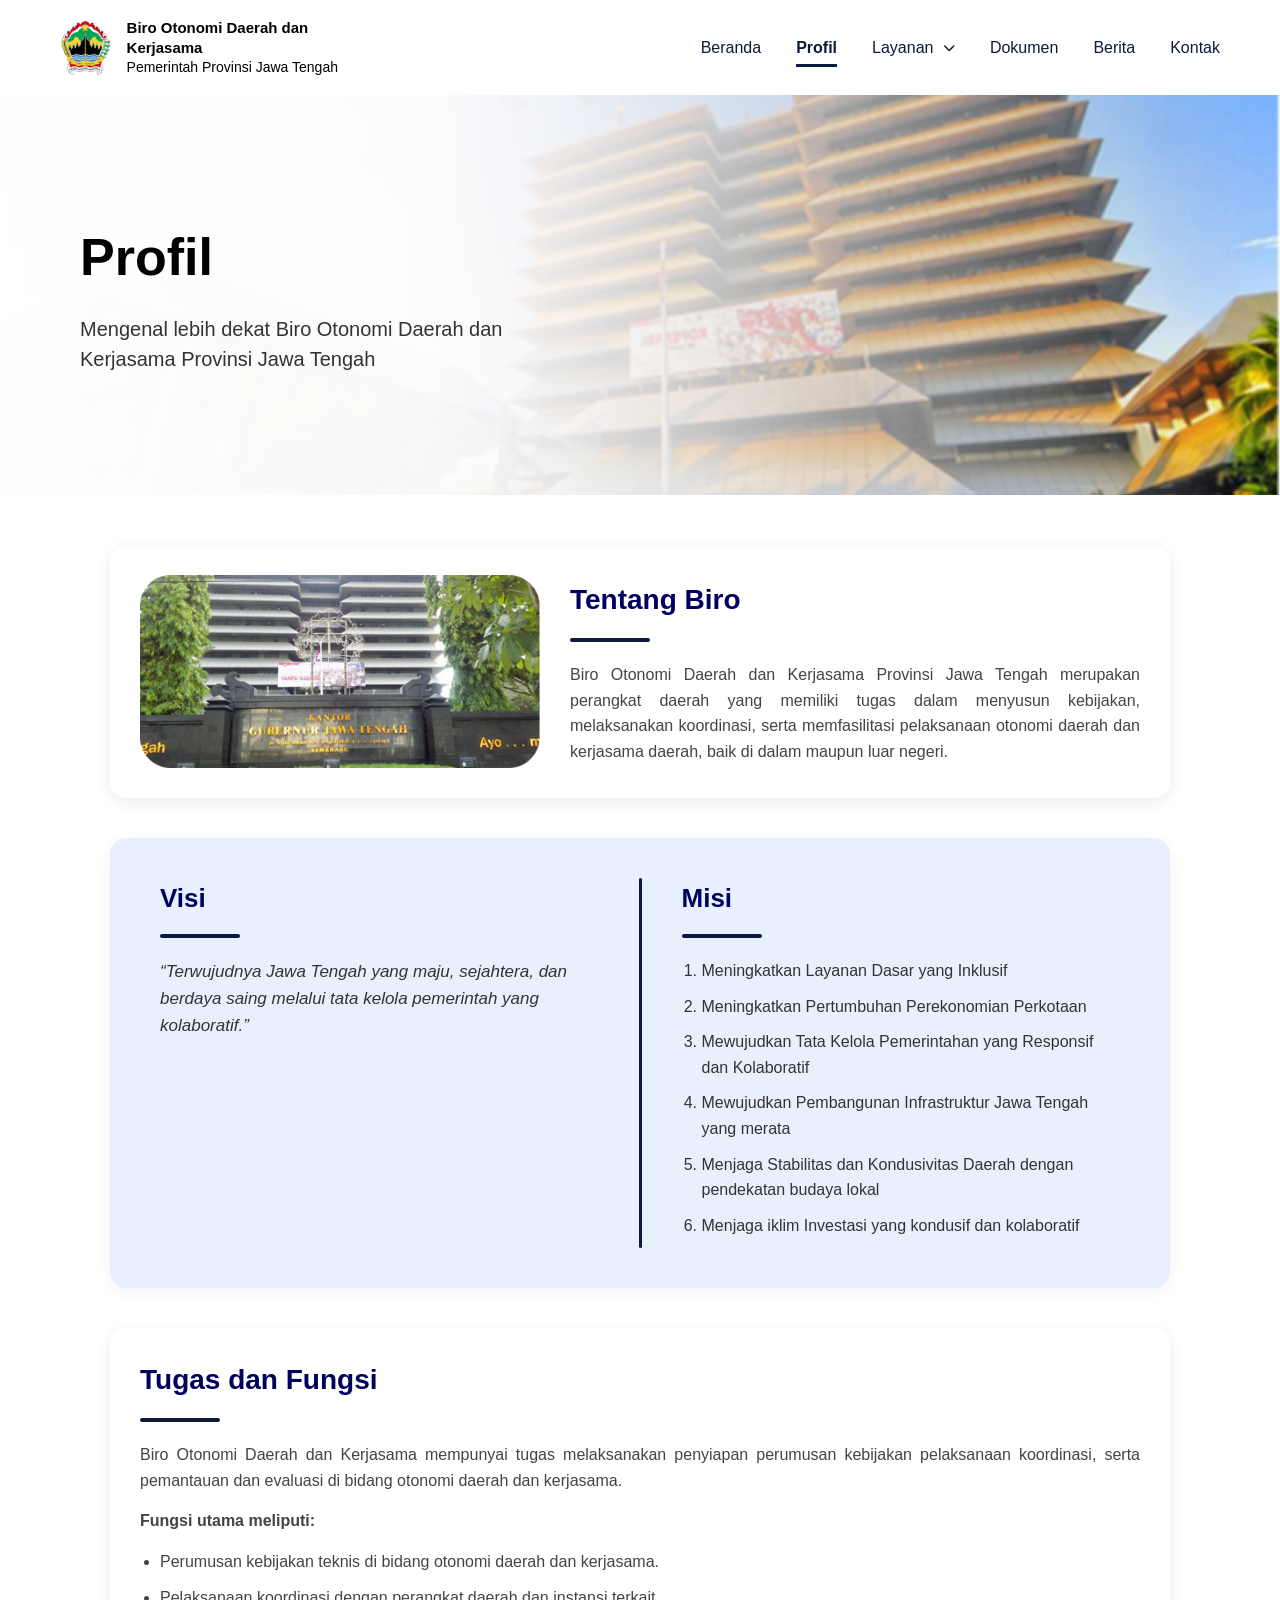
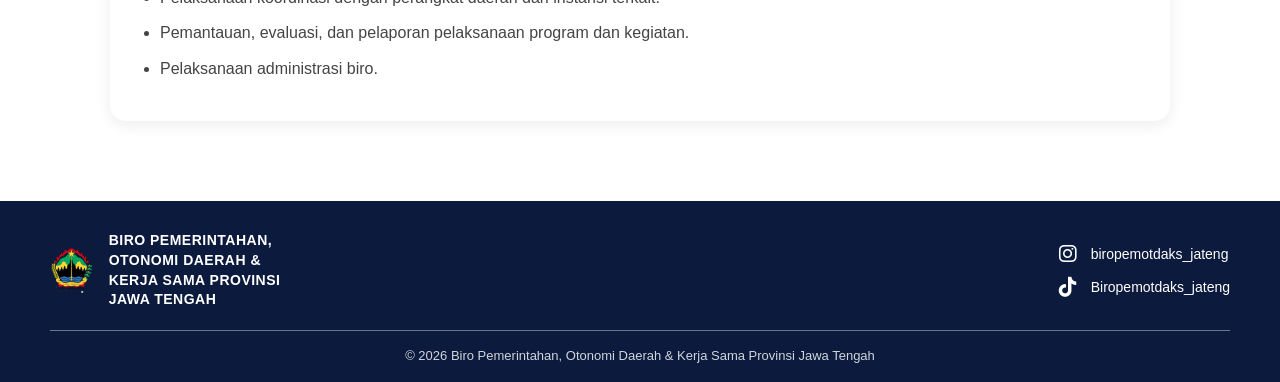
<file: profil.html>
<!DOCTYPE html>
<html lang="id">
<head>
    <meta charset="UTF-8">
    <meta name="viewport" content="width=device-width, initial-scale=1.0">
    <link rel="icon" href="img/favicon.ico" type="image/x-icon">
    <title>Biro Otonomi Daerah dan Kerjasama</title>
    <link rel="stylesheet" href="https://cdnjs.cloudflare.com/ajax/libs/font-awesome/6.4.0/css/all.min.css">
    <link rel="stylesheet" href="profil.css">    
</head>
<body>
    <!-- Header / Navbar -->
    <header>
        <div class="navbar">
            <div class="logo-container">
                <img src="img/logo.png" alt="Logo Jawa Tengah" class="logo-img">
                <div class="logo-text">
                    Biro Otonomi Daerah dan<br>Kerjasama<br><span>Pemerintah Provinsi Jawa Tengah</span>
                </div>
            </div>

            <!-- Tombol Hamburger (muncul di HP/tablet) -->
            <button class="nav-toggle" id="navToggle" aria-label="Buka menu" aria-expanded="false">
                <i class="fas fa-bars"></i>
            </button>
            
            <ul class="nav-links" id="navLinks">
                <li><a href="index.html">Beranda</a></li>
                <li><a href="profil.html" class="active">Profil</a></li>
                
                <!-- Menu Layanan dengan Dropdown -->
                <li class="dropdown">
                    <a href="#" id="layananBtn">Layanan <i class="fas fa-chevron-down"></i></a>
                    <ul class="dropdown-menu" id="dropdownMenu">
                        <li><a href="https://sedunia.jatengprov.go.id/">SEDUNIA</a></li>
                        <li><a href="https://sikejam.jatengprov.go.id/">SIKEJAM</a></li>
                    </ul>
                </li>
                
                <li><a href="dokumen-regulasi.html">Dokumen</a></li>
                <li><a href="berita.html">Berita</a></li>
                <li><a href="kontak-masukan.html">Kontak</a></li>
            </ul>
        </div>
    </header>

    <!-- Header Banner dengan Foto dan Teks -->
    <section class="hero-header">
        <div class="hero-header-overlay"></div>
        <img src="img/header.png" alt="Header Banner" class="hero-header-img">
        <div class="hero-header-content">
            <h1>Profil</h1>
            <p>Mengenal lebih dekat Biro Otonomi Daerah dan Kerjasama Provinsi Jawa Tengah</p>
        </div>
    </section>

    <!-- Main Content -->
    <main class="container">
        <!-- Tentang Biro dengan Gambar di Kiri -->
        <div class="content-section tentang-section">
            <div class="tentang-img-container">
                <img src="img/tentang.png" alt="Tentang Biro" class="tentang-img">
            </div>
           <div class="tentang-text">
                <h2>Tentang Biro</h2>
                <div class="garis-navy"></div>
                <p>Biro Otonomi Daerah dan Kerjasama Provinsi Jawa Tengah merupakan perangkat daerah yang memiliki tugas dalam menyusun kebijakan, melaksanakan koordinasi, serta memfasilitasi pelaksanaan otonomi daerah dan kerjasama daerah, baik di dalam maupun luar negeri.</p>
            </div>
        </div>

        <!-- Visi & Misi Berdampingan -->
        <div class="visi-misi-container">
            <!-- Visi -->
            <div class="visi-box">
                <h2>Visi</h2>
                <div class="garis-navy"></div>
                <p>“Terwujudnya Jawa Tengah yang maju, sejahtera, dan berdaya saing melalui tata kelola pemerintah yang kolaboratif.”</p>
            </div>
            
            <!-- Sekat Garis Navy -->
            <div class="sekat-garis"></div>
            
            <!-- Misi -->
            <div class="misi-box">
                <h2>Misi</h2>
                <div class="garis-navy"></div>
                <ol>
                    <li>Meningkatkan Layanan Dasar yang Inklusif</li>
                    <li>Meningkatkan Pertumbuhan Perekonomian Perkotaan</li>
                    <li>Mewujudkan Tata Kelola Pemerintahan yang Responsif dan Kolaboratif</li>
                    <li>Mewujudkan Pembangunan Infrastruktur Jawa Tengah yang merata</li>
                    <li>Menjaga Stabilitas dan Kondusivitas Daerah dengan pendekatan budaya lokal</li>
                    <li>Menjaga iklim Investasi yang kondusif dan kolaboratif</li>
                </ol>
            </div>
        </div>

        <!-- Tugas dan Fungsi -->
        <div class="content-section tugas-section">
            <h2>Tugas dan Fungsi</h2>
            <div class="garis-navy"></div>
            <p>Biro Otonomi Daerah dan Kerjasama mempunyai tugas melaksanakan penyiapan perumusan kebijakan pelaksanaan koordinasi, serta pemantauan dan evaluasi di bidang otonomi daerah dan kerjasama.</p>
            <p><strong>Fungsi utama meliputi:</strong></p>
            <ul>
                <li>Perumusan kebijakan teknis di bidang otonomi daerah dan kerjasama.</li>
                <li>Pelaksanaan koordinasi dengan perangkat daerah dan instansi terkait.</li>
                <li>Pemantauan, evaluasi, dan pelaporan pelaksanaan program dan kegiatan.</li>
                <li>Pelaksanaan administrasi biro.</li>
            </ul>
        </div>
    </main>

        <!-- Footer -->
    <footer>
        <div class="footer-main">
            <!-- Bagian Kiri: Logo & Judul -->
            <div class="footer-left">
                <img src="img/logo.png" alt="Logo Jawa Tengah" class="footer-logo">
                <div class="footer-title">
                    BIRO PEMERINTAHAN,<br>
                    OTONOMI DAERAH &<br>
                    KERJA SAMA PROVINSI<br>
                    JAWA TENGAH
                </div>
            </div>

            <!-- Bagian Kanan: Sosial Media -->
            <div class="footer-right">
                <div class="social-item">
                    <i class="fab fa-instagram"></i>
                    <span>biropemotdaks_jateng</span>
                </div>
                <div class="social-item">
                    <i class="fab fa-tiktok"></i>
                    <span>Biropemotdaks_jateng</span>
                </div>
            </div>
        </div>

        <!-- Garis Pembatas -->
        <div class="footer-divider"></div>

        <!-- Bagian Bawah: Copyright -->
        <div class="footer-bottom">
            &copy; 2026 Biro Pemerintahan, Otonomi Daerah & Kerja Sama Provinsi Jawa Tengah
        </div>
    </footer>

    <script>
        document.addEventListener('DOMContentLoaded', function() {
            // ===== NAVBAR TOGGLE (HAMBURGER) =====
            const navToggle = document.getElementById('navToggle');
            const navLinks = document.getElementById('navLinks');

            navToggle.addEventListener('click', function() {
                navLinks.classList.toggle('show');
                const isOpen = navLinks.classList.contains('show');
                navToggle.setAttribute('aria-expanded', isOpen);
                // Ganti ikon bars <-> xmark
                navToggle.innerHTML = isOpen 
                    ? '<i class="fas fa-xmark"></i>' 
                    : '<i class="fas fa-bars"></i>';
            });

            // Tutup menu saat link diklik (kecuali tombol dropdown)
            navLinks.querySelectorAll('a').forEach(function(link) {
                link.addEventListener('click', function() {
                    if (window.innerWidth <= 768 && !link.closest('.dropdown')) {
                        navLinks.classList.remove('show');
                        navToggle.setAttribute('aria-expanded', 'false');
                        navToggle.innerHTML = '<i class="fas fa-bars"></i>';
                    }
                });
            });

            // ===== DROPDOWN LAYANAN =====
            const dropdownContainer = document.querySelector('.dropdown');
            const layananBtn = document.getElementById('layananBtn');
            const dropdownMenu = document.getElementById('dropdownMenu');

            dropdownContainer.addEventListener('mouseenter', function() {
                dropdownMenu.classList.add('show');
            });

            dropdownContainer.addEventListener('mouseleave', function() {
                dropdownMenu.classList.remove('show');
            });

            layananBtn.addEventListener('click', function(event) {
                event.preventDefault(); 
                dropdownMenu.classList.toggle('show');
            });

            window.addEventListener('click', function(event) {
                if (!event.target.closest('.dropdown')) {
                    if (dropdownMenu.classList.contains('show')) {
                        dropdownMenu.classList.remove('show');
                    }
                }
            });
        });
    </script>
</body>
</html>
</file>
<file: index.css>
/* =========================================
   1. RESET DAN PENGATURAN DASAR
========================================= */

* {
    margin: 0;
    padding: 0;
    box-sizing: border-box;
    font-family: 'Segoe UI', Tahoma, Geneva, Verdana, sans-serif;
}

html {
    scroll-behavior: smooth;
}

body {
    background: #f8f9fa;
    color: #333333;
    line-height: 1.6;
}

a {
    text-decoration: none;
    color: inherit;
}

ul {
    list-style: none;
}

img {
    display: block;
    max-width: 100%;
}


/* =========================================
   2. NAVBAR / HEADER
========================================= */

header {
    background-color: #ffffff;
    position: sticky;
    top: 0;
    z-index: 1000;
    box-shadow: 0 2px 5px rgba(0, 0, 0, 0.05);
}

.navbar {
    display: flex;
    justify-content: space-between;
    align-items: center;
    padding: 15px 60px;
    max-width: 1400px;
    margin: 0 auto;
    flex-wrap: wrap;
}

/* Logo dan identitas instansi */
.logo-container {
    display: flex;
    align-items: center;
    gap: 15px;
}

.logo-img {
    height: 65px;
    width: auto;
}

.logo-text {
    font-size: 15px;
    font-weight: 700;
    line-height: 1.3;
    color: #000000;
}

.logo-text span {
    font-weight: 400;
    font-size: 14px;
}

/* Tombol hamburger */
.nav-toggle {
    display: none;
    font-size: 24px;
    background: none;
    border: none;
    cursor: pointer;
    color: #0b1a3d;
}

/* Daftar menu navigasi */
.nav-links {
    display: flex;
    gap: 35px;
    align-items: center;
}

.nav-links li {
    position: relative;
}

.nav-links a {
    display: inline-flex;
    align-items: center;
    gap: 6px;
    border: none;
    background: transparent;
    font-size: 16px;
    font-weight: 500;
    color: #0b1a3d;
    padding: 8px 0;
    transition: color 0.3s ease;
    cursor: pointer;
}

.nav-links a:hover {
    color: #000000;
}

.nav-links a.active {
    border-bottom: 3px solid #0b1a3d;
    font-weight: 600;
}

/* Ikon panah dropdown */
.fa-chevron-down {
    font-size: 12px;
    margin-left: 5px;
    vertical-align: middle;
    transition: transform 0.3s ease;
}


/* =========================================
   3. DROPDOWN MENU LAYANAN
========================================= */

.dropdown-menu {
    display: block;
    position: absolute;
    top: 100%;
    left: 0;
    background-color: #0b1a3d;
    min-width: 160px;
    box-shadow: 0 4px 12px rgba(0, 0, 0, 0.2);
    border-radius: 4px;
    z-index: 1001;
    padding: 8px 0;
    margin-top: 5px;

    opacity: 0;
    visibility: hidden;
    transform: translateY(10px);
    transition: opacity 0.3s ease,
                transform 0.3s ease,
                visibility 0.3s ease;
}

.dropdown-menu.show {
    opacity: 1;
    visibility: visible;
    transform: translateY(0);
}

.dropdown-menu li {
    width: 100%;
}

.dropdown-menu a {
    display: block;
    width: 100%;
    padding: 10px 20px;
    font-size: 15px;
    color: #ffffff !important;
    border-bottom: none;
    transition: background-color 0.2s ease;
}

.dropdown-menu a:hover {
    background-color: #1a2f5e;
    color: #ffffff !important;
}

.dropdown:hover .fa-chevron-down {
    transform: rotate(180deg);
}


/* =========================================
   4. HERO / BANNER UTAMA
========================================= */

.hero {
    height: 500px;
    width: 100%;
    position: relative;
    overflow: hidden;
    display: flex;
    align-items: center;
}

.hero-image {
    position: absolute;
    inset: 0;
    width: 100%;
    height: 100%;
    object-fit: cover;
    object-position: center;
}

.hero-overlay {
    position: absolute;
    inset: 0;
    background: linear-gradient(
        90deg,
        rgba(255, 255, 255, 0.95) 0%,
        rgba(255, 255, 255, 0.85) 40%,
        rgba(255, 255, 255, 0.1) 80%,
        rgba(255, 255, 255, 0) 100%
    );
}

.hero-content {
    position: relative;
    z-index: 2;
    width: 100%;
    max-width: 1300px;
    margin: auto;
    padding: 0 40px;
}

.hero-label {
    font-size: 14px;
    font-weight: 700;
    letter-spacing: 1px;
    margin-bottom: 15px;
    color: #0b1a3d;
}

.hero-label span {
    padding: 0 8px;
    color: #3b8af2;
}

.hero-content h1 {
    color: #000000;
    font-size: 48px;
    line-height: 1.2;
    font-weight: 800;
    margin-bottom: 20px;
}

.hero-content p {
    max-width: 500px;
    color: #333333;
    font-size: 18px;
    line-height: 1.6;
    margin-bottom: 30px;
}

.hero-button {
    display: inline-block;
    background: #0b1a3d;
    color: #ffffff;
    padding: 12px 30px;
    border-radius: 30px;
    font-size: 16px;
    font-weight: 600;
    transition: 0.3s;
}

.hero-button:hover {
    background: #1a2f5e;
}


/* =========================================
   5. KONTEN UTAMA
========================================= */

.main-content {
    max-width: 1300px;
    margin: auto;
    padding: 60px 40px;
}


/* =========================================
   6. BERITA UTAMA DAN BERITA INFORMASI
========================================= */

.news-section {
    display: grid;
    grid-template-columns: 1.5fr 1fr;
    gap: 30px;
    align-items: stretch;
}

/* Berita utama */
.featured-news {
    height: 400px;
    position: relative;
    overflow: hidden;
    border-radius: 16px;
    background: #0b1a3d;
}

.featured-news > img {
    width: 100%;
    height: 100%;
    object-fit: cover;
}

.featured-overlay {
    position: absolute;
    inset: 0;
    background: linear-gradient(
        to top,
        rgba(11, 26, 61, 0.95) 0%,
        rgba(11, 26, 61, 0.5) 50%,
        rgba(11, 26, 61, 0.05) 100%
    );
}

.featured-content {
    position: absolute;
    left: 30px;
    right: 30px;
    bottom: 30px;
    color: #ffffff;
}

.news-badge {
    display: inline-block;
    background: #20c6c9;
    color: #ffffff;
    padding: 6px 14px;
    border-radius: 20px;
    font-size: 13px;
    font-weight: 700;
    margin-bottom: 15px;
}

.featured-content h2 {
    max-width: 90%;
    font-size: 26px;
    line-height: 1.3;
    font-weight: 800;
    margin-bottom: 15px;
}

.featured-content > a {
    font-size: 15px;
    color: #ffffff;
    font-weight: 600;
    text-decoration: underline;
}

.featured-meta {
    position: absolute;
    right: 0;
    bottom: 0;
    font-size: 14px;
    color: #d1d5db;
}

/* Daftar berita di samping */
.news-list {
    background: #ffffff;
    border-radius: 16px;
    padding: 25px;
    height: 400px;
    overflow-y: auto;
    box-shadow: 0 4px 15px rgba(0, 0, 0, 0.05);
}

.news-list-heading {
    display: flex;
    align-items: center;
    justify-content: space-between;
    margin-bottom: 20px;
    border-bottom: 2px solid #eeeeee;
    padding-bottom: 10px;
}

.news-list-heading h2 {
    font-size: 20px;
    color: #0b1a3d;
    font-weight: 800;
}

.news-list-heading a {
    font-size: 14px;
    color: #3b8af2;
    font-weight: 600;
}

.news-small {
    display: flex;
    align-items: flex-start;
    gap: 15px;
    margin-bottom: 20px;
    transition: transform 0.2s;
}

.news-small:hover {
    transform: translateX(5px);
}

.news-small img {
    width: 100px;
    height: 70px;
    object-fit: cover;
    border-radius: 8px;
    flex-shrink: 0;
}

.news-small div {
    flex: 1;
}

.news-small h3 {
    font-size: 16px;
    line-height: 1.4;
    color: #111111;
    font-weight: 700;
    margin-bottom: 8px;
}

.news-small span {
    font-size: 13px;
    color: #777777;
}


/* =========================================
   7. PROGRAM PRIORITAS
========================================= */

.program-section {
    display: grid;
    grid-template-columns: 1fr 1.2fr 1fr;
    align-items: center;
    gap: 30px;
    width: 100%;
    padding: 30px;
    margin-top: 40px;
    background: #e8f0fe;
    border-radius: 16px;
}

.program-image {
    width: 100%;
    height: 250px;
    object-fit: cover;
    border-radius: 12px;
}

.program-description {
    padding: 0 10px;
}

.program-badge {
    display: inline-block;
    background: #34c759;
    color: #ffffff;
    font-size: 13px;
    font-weight: 800;
    padding: 6px 14px;
    border-radius: 20px;
    margin-bottom: 15px;
}

.program-description h2 {
    color: #0b1a3d;
    font-size: 28px;
    line-height: 1.3;
    margin-bottom: 15px;
    font-weight: 800;
}

.program-description p {
    font-size: 16px;
    line-height: 1.6;
    color: #444444;
    margin-bottom: 20px;
}

.program-button {
    display: inline-block;
    background: #0b1a3d;
    color: #ffffff;
    border-radius: 30px;
    padding: 10px 24px;
    font-size: 15px;
    font-weight: 600;
    transition: 0.3s;
}

.program-button:hover {
    background: #1a2f5e;
}

/* Daftar program yang dapat dibuka */
.program-links {
    background: #ffffff;
    border-radius: 25px;
    padding: 15px 20px;
    box-shadow: 0 4px 15px rgba(0, 0, 0, 0.08);
}

.program-item {
    border-bottom: 1px solid #999999;
}

.program-item:last-child {
    border-bottom: none;
}

.program-item summary {
    display: grid;
    grid-template-columns: 58px 1fr 30px;
    align-items: center;
    gap: 10px;
    padding: 12px 5px;
    cursor: pointer;
    list-style: none;
}

.program-item summary::-webkit-details-marker {
    display: none;
}

.program-item summary i:first-child {
    width: 56px;
    height: 56px;
    display: flex;
    align-items: center;
    justify-content: center;
    background: #ffffff;
    border-radius: 50%;
    color: #087bff;
    font-size: 28px;
}

.program-item summary span {
    font-size: 18px;
    line-height: 1.3;
    color: #111111;
    font-weight: 500;
}

.program-item summary i:last-child {
    font-size: 22px;
    color: #087bff;
}


/* =========================================
   8. INFORMASI TERBARU
========================================= */

.information-section {
    margin-top: 40px;
}

.information-card {
    width: 100%;
    min-height: 150px;
    background: #0b1a3d;
    color: #ffffff;
    border-radius: 16px;
    padding: 30px;
    box-shadow: 0 4px 15px rgba(0, 0, 0, 0.1);
}

.information-card h2 {
    display: flex;
    align-items: center;
    gap: 12px;
    font-size: 22px;
    font-weight: 700;
    margin-bottom: 20px;
}

.information-card h2 i {
    font-size: 24px;
    color: #3b8af2;
}

.information-card ul {
    padding-left: 0;
}

.information-card li {
    display: flex;
    align-items: flex-start;
    gap: 15px;
    margin-bottom: 15px;
}

.green-dot {
    width: 10px;
    height: 10px;
    background: #34c759;
    border-radius: 50%;
    margin-top: 6px;
    flex-shrink: 0;
}

.information-card li a {
    display: block;
    font-size: 16px;
    color: #ffffff;
    font-weight: 600;
    margin-bottom: 5px;
}

.information-card li a:hover {
    color: #3b8af2;
}

.information-card li small {
    display: block;
    font-size: 13px;
    color: #9eb4c9;
}


/* =========================================
   9. FOOTER
========================================= */

footer {
    background-color: #0b1a3d;
    color: #ffffff;
    padding: 30px 50px 15px;
    margin-top: 80px;
    width: 100%;
}

.footer-main {
    display: flex;
    justify-content: space-between;
    align-items: center;
    gap: 20px;
    max-width: 1200px;
    margin: 0 auto;
}

/* Bagian kiri: logo dan identitas */
.footer-left {
    display: flex;
    align-items: center;
    gap: 15px;
}

.footer-logo {
    height: 55px;
    width: auto;
    flex-shrink: 0;
}

.footer-title {
    font-size: 14px;
    font-weight: 600;
    line-height: 1.4;
    letter-spacing: 0.5px;
    text-align: left;
}

/* Bagian kanan: sosial media */
.footer-right {
    display: flex;
    flex-direction: column;
    gap: 10px;
}

.social-item {
    display: flex;
    align-items: center;
    gap: 10px;
    font-size: 14px;
    color: #ffffff;
}

.social-item i {
    font-size: 20px;
    color: #ffffff;
    width: 25px;
    text-align: center;
}

/* Garis pembatas dan copyright */
.footer-divider {
    width: 100%;
    max-width: 1200px;
    height: 1px;
    background-color: #ffffff;
    opacity: 0.4;
    margin: 20px auto 15px;
}

.footer-bottom {
    max-width: 1200px;
    margin: 0 auto;
    text-align: center;
    font-size: 13px;
    font-weight: 400;
    color: #d1d5db;
}

/* =========================================
   TABLET DAN HP (≤1024px)
========================================= */
@media (max-width: 1024px) {

    .navbar {
        position: relative;
        padding: 15px 30px;
        flex-wrap: wrap;
    }

    .nav-toggle {
        display: block;
        margin-left: auto;
        padding: 8px;
    }

    .nav-links {
        display: none;
        position: absolute;
        top: 100%;
        left: 0;
        width: 100%;
        background-color: #ffffff;
        flex-direction: column;
        align-items: stretch;
        gap: 0;
        padding: 10px 20px;
        box-shadow: 0 8px 15px rgba(0,0,0,0.1);
        border-top: 1px solid #e5e7eb;
        z-index: 999;
    }

    .nav-links.show {
        display: flex;
    }

    .nav-links li {
        width: 100%;
    }

    .nav-links a {
        display: block;
        width: 100%;
        padding: 12px 30px;
        border-bottom: none;
    }

    /* Tampilan menu yang sedang aktif */
    .nav-links a.active {
        border-bottom: none;
        background-color: #e8f0fe;
        border-left: 4px solid #0b1a3d;
        font-weight: 600;
    }

    /* Dropdown layanan */
    .dropdown-menu {
        position: static;
        display: none;
        width: 100%;
        background-color: #f3f4f6;
        box-shadow: none;
        margin: 0;
        padding: 0;
        opacity: 1;
        visibility: visible;
        transform: none;
    }

    .dropdown-menu.show {
        display: block;
    }

    .dropdown-menu a {
        padding: 10px 65px;
    }
}

/* =========================================
   10. RESPONSIVE TABLET (MAX-WIDTH: 992PX)
========================================= */

@media (max-width: 992px) {

    /* Navbar */
    .navbar {
        padding: 15px 30px;
    }

    /* Berita */
    .news-section {
        grid-template-columns: 1fr;
    }

    .featured-news {
        height: 350px;
    }

    .news-list {
        height: auto;
    }

    /* Program prioritas */
    .program-section {
        grid-template-columns: 1fr;
        padding: 25px;
    }

    .program-image {
        height: 300px;
    }
}


/* =========================================
   11. RESPONSIVE HP / TABLET KECIL (MAX-WIDTH: 768PX)
========================================= */

@media (max-width: 768px) {

    /* Navbar */
    .navbar {
        padding: 15px 20px;
        position: relative;
    }

    .nav-toggle {
        display: block;
    }

    .nav-links {
        display: none;
        flex-direction: column;
        align-items: stretch;
        gap: 0;
        position: absolute;
        top: 100%;
        left: 0;
        width: 100%;
        background-color: #ffffff;
        padding: 10px 20px;
        box-shadow: 0 4px 8px rgba(0, 0, 0, 0.1);
    }

    .nav-links.show {
        display: flex;
    }

    .nav-links li {
        width: 100%;
    }

    .nav-links a {
        display: block;
        width: 100%;
        padding: 12px 15px;
    }

    .nav-links a.active {
        background-color: #f1f3f6;
        border-bottom: none;
        border-left: 4px solid #0b1a3d;
        padding-left: 11px;
    }

    /* Dropdown pada HP */
    .dropdown-menu {
        display: none;
        position: static;
        width: 100%;
        min-width: 100%;
        margin-top: 0;
        padding: 5px 0;
        box-shadow: none;
        border-radius: 0;
        opacity: 1;
        visibility: visible;
        transform: none;
        background-color: #f1f3f6;
    }

    .dropdown-menu.show {
        display: block;
    }

    .dropdown-menu a {
        padding: 10px 30px;
        color: #0b1a3d !important;
    }

    .dropdown-menu a:hover {
        background-color: #e2e6ec;
        color: #0b1a3d !important;
    }

    /* Hero */
    .hero {
        height: 400px;
    }

    .hero-content {
        padding: 0 20px;
    }

    .hero-content h1 {
        font-size: 36px;
    }

    .hero-content p {
        font-size: 16px;
    }

    /* Konten utama */
    .main-content {
        padding: 40px 20px;
    }

    /* Berita */
    .featured-news {
        height: 300px;
    }

    .featured-content {
        left: 20px;
        right: 20px;
        bottom: 20px;
    }

    .featured-content h2 {
        font-size: 20px;
    }

    .news-list {
        padding: 20px;
    }

    .news-small {
        flex-direction: column;
        gap: 10px;
    }

    .news-small img {
        width: 100%;
        height: 150px;
    }

    /* Program prioritas */
    .program-section {
        gap: 20px;
    }

    .program-description {
        padding: 0;
    }

    /* Footer */
    footer {
        padding: 20px;
    }

    .footer-main {
        flex-direction: row;
        align-items: flex-start;
        justify-content: space-between;
        flex-wrap: wrap;
        gap: 20px;
    }

    .footer-left {
        flex-direction: row;
        align-items: center;
        gap: 10px;
    }

    .footer-logo {
        height: 45px;
    }

    .footer-title {
        font-size: 13px;
    }

    .social-item {
        font-size: 13px;
    }

    .social-item i {
        font-size: 18px;
        width: 20px;
    }

    .footer-bottom {
        font-size: 12px;
    }
}


/* =========================================
   12. RESPONSIVE HP KECIL (MAX-WIDTH: 480PX)
========================================= */

@media (max-width: 480px) {

    /* Logo navbar */
    .logo-img {
        height: 50px;
    }

    .logo-text {
        font-size: 12px;
    }

    .logo-text span {
        font-size: 11px;
    }

    .navbar {
        padding: 12px 15px;
    }

    /* Hero */
    .hero {
        height: 350px;
    }

    .hero-content {
        padding: 0 15px;
    }

    .hero-content h1 {
        font-size: 28px;
    }

    .hero-content p {
        font-size: 14px;
    }

    /* Konten utama */
    .main-content {
        padding: 30px 15px;
    }

    /* Berita */
    .featured-news {
        height: 280px;
    }

    .featured-content {
        left: 15px;
        right: 15px;
        bottom: 20px;
    }

    .featured-content h2 {
        font-size: 18px;
    }

    .featured-meta {
        font-size: 12px;
    }

    .news-list {
        padding: 15px;
    }

    .news-list-heading h2 {
        font-size: 17px;
    }

    /* Program prioritas */
    .program-section {
        padding: 20px 15px;
        gap: 20px;
    }

    .program-image {
        height: 200px;
    }

    .program-description h2 {
        font-size: 22px;
    }

    .program-description p {
        font-size: 14px;
    }

    .program-links {
        padding: 12px;
    }

    .program-item summary {
        grid-template-columns: 45px 1fr 25px;
        gap: 8px;
    }

    .program-item summary i:first-child {
        width: 42px;
        height: 42px;
        font-size: 22px;
    }

    .program-item summary span {
        font-size: 15px;
    }

    /* Informasi */
    .information-card {
        padding: 20px 15px;
    }

    .information-card h2 {
        font-size: 18px;
    }

    .information-card li a {
        font-size: 14px;
    }

    /* Footer */
    footer {
        padding: 20px 15px 12px;
    }

    .footer-main {
        gap: 15px;
    }

    .footer-left {
        gap: 8px;
    }

    .footer-logo {
        height: 38px;
    }

    .footer-title {
        font-size: 11px;
    }

    .social-item {
        font-size: 11px;
        gap: 6px;
    }

    .social-item i {
        font-size: 15px;
        width: 18px;
    }

    .footer-divider {
        margin: 15px auto 10px;
    }

    .footer-bottom {
        font-size: 10px;
    }
}
</file>
<file: berita.css>
* {
    margin: 0;
    padding: 0;
    box-sizing: border-box;
    font-family: 'Segoe UI', Tahoma, Geneva, Verdana, sans-serif;
}

body {
    background-color: #f8f9fa;
    color: #333;
    line-height: 1.6;
}

a {
    text-decoration: none;
    color: inherit;
}

ul, ol {
    list-style: none;
}

header {
    background-color: #ffffff;
    position: sticky;
    top: 0;
    z-index: 1000;
    box-shadow: 0 2px 5px rgba(0,0,0,0.05);
}

.navbar {
    display: flex;
    justify-content: space-between;
    align-items: center;
    padding: 15px 60px;
    max-width: 1400px;
    margin: 0 auto;
    flex-wrap: wrap;
}

.logo-container {
    display: flex;
    align-items: center;
    gap: 15px;
}

.logo-img {
    height: 65px;
    width: auto;
}

.logo-text {
    font-size: 15px;
    font-weight: 700;
    line-height: 1.3;
    color: #000000;
}

.logo-text span {
    font-weight: 400;
    font-size: 14px;
}

/* ===== Tombol Hamburger ===== */
.nav-toggle {
    display: none;
    background: none;
    border: none;
    font-size: 24px;
    color: #0b1a3d;
    cursor: pointer;
    padding: 8px;
    line-height: 1;
    margin-left: auto;
}

.nav-links {
    display: flex;
    gap: 35px;
    align-items: center;
}

.nav-links li {
    position: relative;
}

.nav-links a {
    font-size: 16px;
    font-weight: 500;
    color: #0b1a3d;
    padding: 8px 0;
    transition: color 0.3s ease;
}

.nav-links a.active {
    border-bottom: 3px solid #0b1a3d;
    font-weight: 600;
}

.dropdown-menu {
    display: block;
    position: absolute;
    top: 100%;
    left: 0;
    background-color: #0b1a3d;
    min-width: 160px;
    box-shadow: 0 4px 12px rgba(0,0,0,0.2);
    border-radius: 4px;
    z-index: 1001;
    padding: 8px 0;
    margin-top: 5px;
    opacity: 0;
    visibility: hidden;
    transform: translateY(10px);
    transition: opacity 0.3s ease, transform 0.3s ease, visibility 0.3s ease;
}

.dropdown-menu.show {
    opacity: 1;
    visibility: visible;
    transform: translateY(0);
}

.dropdown-menu a {
    display: block;
    padding: 10px 20px;
    font-size: 15px;
    color: #ffffff !important;
}

.dropdown-menu a:hover {
    background-color: #1a2f5e;
}

.fa-chevron-down {
    font-size: 12px;
    margin-left: 5px;
}

.hero-header {
    position: relative;
    width: 100%;
    height: 400px;
    overflow: hidden;
    display: flex;
    align-items: center;
}

.hero-header-img {
    position: absolute;
    top: 0;
    left: 0;
    width: 100%;
    height: 100%;
    object-fit: cover;
    z-index: 1;
}

.hero-header-overlay {
    position: absolute;
    top: 0;
    left: 0;
    width: 100%;
    height: 100%;
    background: linear-gradient(to right, rgba(255, 255, 255, 0.95) 0%, rgba(255, 255, 255, 0.7) 40%, rgba(255, 255, 255, 0) 100%);
    z-index: 2;
}

.hero-header-content {
    position: relative;
    z-index: 3;
    padding-left: 80px;
    max-width: 700px;
}

.hero-header-content h1 {
    font-size: 52px;
    color: #000000;
    margin-bottom: 15px;
    font-weight: 700;
}

.hero-header-content p {
    font-size: 20px;
    color: #333333;
    line-height: 1.5;
}

.kategori-filter {
    display: flex;
    gap: 15px;
    margin-bottom: 30px;
    flex-wrap: wrap;
    justify-content: center;
}

.btn-kategori {
    padding: 10px 24px;
    font-size: 15px;
    font-weight: 600;
    border-radius: 50px;
    border: 2px solid #0b1a3d;
    background-color: #ffffff;
    color: #0b1a3d;
    cursor: pointer;
    transition: all 0.3s ease;
    font-family: inherit;
}

.btn-kategori:hover {
    background-color: #e8f0fe;
}

.btn-kategori.active {
    background-color: #0b1a3d;
    color: #ffffff;
    border-color: #0b1a3d;
}

.container-berita {
    max-width: 1300px;
    margin: 50px auto;
    padding: 0 20px;
}

.berita-layout {
    display: flex;
    gap: 40px;
    align-items: flex-start;
}

/* --- KOLOM KIRI (DAFTAR BERITA) --- */
.berita-utama {
    flex: 1;
    display: grid;
    grid-template-columns: repeat(2, 1fr);
    gap: 30px;
    align-items: stretch;
}

.berita-card {
    display: flex;
    flex-direction: column;
    background-color: #ffffff;
    border-radius: 20px;
    overflow: hidden;
    box-shadow: 0 4px 15px rgba(0,0,0,0.06);
    transition: transform 0.3s ease, box-shadow 0.3s ease;
}

.berita-card:hover {
    transform: translateY(-5px);
    box-shadow: 0 10px 25px rgba(0,0,0,0.1);
}

.berita-img-wrapper {
    position: relative;
    width: 100%;
    height: 220px;
}

.berita-img-wrapper img {
    width: 100%;
    height: 100%;
    object-fit: cover;
}

.badge {
    position: absolute;
    top: 15px;
    left: 15px;
    padding: 6px 16px;
    font-size: 14px;
    font-weight: 700;
    color: #ffffff;
    border-radius: 20px;
}

.badge-merah { background-color: #ff3b30; }
.badge-hijau { background-color: #34c759; }
.badge-kuning { background-color: #ffcc00; color: #333; }

.berita-info {
    padding: 20px 25px;
    display: flex;
    flex-direction: column;
    flex: 1;
}

.berita-tanggal {
    font-size: 15px;
    color: #000;
    margin-bottom: 12px;
    display: flex;
    align-items: center;
    gap: 8px;
    font-weight: 600;
}

.berita-judul {
    font-size: 18px;
    color: #000;
    margin-bottom: 15px;
    font-weight: 700;
    line-height: 1.4;
    text-transform: capitalize;
}

.berita-deskripsi {
    font-size: 14px;
    color: #444;
    margin-bottom: 20px;
    flex: 1;
    line-height: 1.5;
}

.btn-wrapper {
    text-align: center;
    margin-top: auto;
}

.btn-selengkapnya {
    display: inline-block;
    background-color: #3b8af2;
    color: #ffffff;
    padding: 8px 24px;
    border-radius: 20px;
    font-weight: 600;
    font-size: 14px;
    transition: background-color 0.3s;
}

.btn-selengkapnya:hover {
    background-color: #2a6cbd;
}

.pagination {
    grid-column: 1 / -1;
    display: flex;
    gap: 10px;
    margin-top: 20px;
    justify-content: center;
}

.pagination a {
    display: flex;
    justify-content: center;
    align-items: center;
    width: 40px;
    height: 40px;
    background-color: #ffffff;
    color: #0b1a3d;
    border-radius: 8px;
    font-weight: 600;
    box-shadow: 0 2px 5px rgba(0,0,0,0.1);
    transition: all 0.3s;
}

.pagination a.active, .pagination a:hover {
    background-color: #0b1a3d;
    color: #ffffff;
}

/* --- KOLOM KANAN (BERITA POPULER) --- */
.berita-populer {
    flex: 0 0 350px;
    background-color: #ffffff;
    padding: 30px;
    border-radius: 12px;
    box-shadow: 0 4px 15px rgba(0,0,0,0.05);
    position: sticky;
    top: 100px;
}

.populer-title {
    font-size: 28px;
    color: #00005e;
    margin-bottom: 25px;
    font-weight: 800;
    border-bottom: 3px solid #00005e;
    padding-bottom: 10px;
}

.populer-list {
    display: flex;
    flex-direction: column;
    gap: 20px;
}

.populer-item {
    display: flex;
    align-items: center;
    gap: 15px;
    position: relative;
}

.populer-num {
    position: absolute;
    top: -10px;
    left: -10px;
    background-color: #1e0b5e;
    color: #ffffff;
    width: 35px;
    height: 35px;
    border-radius: 50%;
    display: flex;
    justify-content: center;
    align-items: center;
    font-size: 18px;
    font-weight: 700;
    z-index: 2;
    border: 3px solid #ffffff;
}

.populer-img {
    width: 100px;
    height: 80px;
    object-fit: cover;
    border-radius: 8px;
    flex-shrink: 0;
}

.populer-text {
    flex: 1;
    min-width: 0;
}

.populer-text h3 {
    font-size: 15px;
    color: #000;
    line-height: 1.3;
    margin-bottom: 8px;
    font-weight: 700;
}

/* ===== META: TANGGAL + VIEW SEJAJAR ===== */
.populer-meta {
    display: flex;
    align-items: center;
    gap: 10px;
    margin-top: 4px;
    flex-wrap: nowrap;
    white-space: nowrap;
}

.populer-date,
.populer-view {
    font-size: 12px;
    color: #777;
    display: inline-flex;
    align-items: center;
    gap: 5px;
}

.populer-view i,
.populer-date i {
    font-size: 12px;
}

/* ================= FOOTER ================= */
footer {
    background-color: #0b1a3d;
    color: #ffffff;
    padding: 30px 50px 15px 50px;
    margin-top: 80px;
}

.footer-main {
    display: flex;
    justify-content: space-between;
    align-items: center;
    max-width: 1200px;
    margin: 0 auto;
    gap: 20px;
    flex-wrap: nowrap;
}

.footer-left {
    display: flex;
    align-items: center;
    gap: 15px;
    min-width: 0;
}

.footer-logo {
    height: 55px;
    width: auto;
    flex-shrink: 0;
}

.footer-title {
    font-size: 14px;
    font-weight: 600;
    line-height: 1.4;
}

.footer-right {
    display: flex;
    flex-direction: column;
    gap: 10px;
    flex-shrink: 0;
}

.social-item {
    display: flex;
    align-items: center;
    gap: 10px;
    font-size: 14px;
}

.social-item i {
    font-size: 20px;
    width: 25px;
    text-align: center;
}

.footer-divider {
    width: 100%;
    height: 1px;
    background-color: #ffffff;
    opacity: 0.4;
    margin: 20px auto 15px auto;
    max-width: 1200px;
}

.footer-bottom {
    text-align: center;
    font-size: 13px;
    color: #d1d5db;
}

/* =========================================
   TABLET & HP (≤992px) - NAVBAR MENU MELAYANG
   ========================================= */
@media (max-width: 992px) {
    .navbar {
        padding: 15px 30px;
        flex-wrap: wrap;
        position: relative;
    }

    /* Munculkan tombol hamburger di tablet & HP */
    .nav-toggle {
        display: block;
    }

    /* Menu melayang (overlay) di bawah header */
    .nav-links {
        display: none; /* Sembunyikan default */
        position: absolute;
        top: 100%; /* Tepat di bawah header */
        left: 0;
        width: 100%;
        background-color: #ffffff;
        box-shadow: 0 8px 15px rgba(0,0,0,0.1);
        border-top: 1px solid #e5e7eb;
        flex-direction: column;
        gap: 0;
        padding: 10px 0;
        z-index: 999;
    }

    /* Munculkan menu saat diklik */
    .nav-links.show {
        display: flex;
    }

    .nav-links li {
        width: 100%;
    }

    .nav-links a {
        display: block;
        width: 100%;
        padding: 12px 30px;
    }

    .nav-links a.active {
        border-bottom: none;
        background-color: #e8f0fe;
        border-left: 4px solid #0b1a3d;
    }

    /* Dropdown di mobile jadi accordion */
    .dropdown-menu {
        position: static;
        opacity: 1;
        visibility: visible;
        transform: none;
        background-color: #f3f4f6;
        box-shadow: none;
        margin: 0;
        padding: 0;
        display: none;
        min-width: 100%;
        border-radius: 0;
    }

    .dropdown-menu.show {
        display: block;
    }

    .dropdown-menu a {
        color: #0b1a3d !important;
        padding: 10px 50px;
    }

    .dropdown-menu a:hover {
        background-color: #e5e7eb;
    }

    /* Penyesuaian Layout Berita di Tablet */
    .berita-layout {
        flex-direction: column;
    }
    .berita-populer {
        flex: 1;
        width: 100%;
        position: static;
    }
}

/* =========================================
   HP / TABLET KECIL (≤768px)
   ========================================= */
@media (max-width: 768px) {
    .navbar {
        padding: 15px 20px;
    }

    /* --- HERO --- */
    .hero-header {
        height: 300px;
    }
    .hero-header-content {
        padding-left: 20px;
        padding-right: 20px;
    }
    .hero-header-content h1 {
        font-size: 32px;
    }
    .hero-header-content p {
        font-size: 16px;
    }

    /* --- BERITA GRID --- */
    .berita-utama {
        grid-template-columns: 1fr;
    }
    .berita-img-wrapper {
        height: 200px;
    }

    /* --- FOOTER: tetap sejajar kiri-kanan --- */
    footer {
        padding: 25px 20px 15px 20px;
        margin-top: 50px;
    }
    .footer-main {
        flex-direction: row;
        align-items: center;
        justify-content: space-between;
        gap: 15px;
        flex-wrap: nowrap;
    }
    .footer-left {
        flex-direction: row;
        align-items: center;
        gap: 10px;
        min-width: 0;
    }
    .footer-logo {
        height: 40px;
    }
    .footer-title {
        font-size: 12px;
        line-height: 1.3;
    }
    .footer-right {
        flex-direction: column;
        gap: 6px;
        flex-shrink: 0;
    }
    .social-item {
        font-size: 11px;
        gap: 6px;
    }
    .social-item i {
        font-size: 16px;
        width: 18px;
    }
    .footer-bottom {
        font-size: 11px;
        line-height: 1.4;
    }
}

/* =========================================
   HP KECIL (≤480px)
   ========================================= */
@media (max-width: 480px) {
    .logo-img {
        height: 50px;
    }
    .logo-text {
        font-size: 13px;
    }
    .logo-text span {
        font-size: 12px;
    }
    .hero-header {
        height: 250px;
    }
    .hero-header-content h1 {
        font-size: 26px;
    }
    .hero-header-content p {
        font-size: 14px;
    }

    /* Footer tetap sejajar, hanya diperkecil */
    .footer-logo {
        height: 35px;
    }
    .footer-title {
        font-size: 11px;
    }
    .social-item {
        font-size: 10px;
    }
    .social-item i {
        font-size: 14px;
        width: 16px;
    }
}
</file>
<file: detail-berita.css>
* {
    margin: 0;
    padding: 0;
    box-sizing: border-box;
    font-family: 'Segoe UI', Tahoma, Geneva, Verdana, sans-serif;
}

body {
    background-color: #f8f9fa;
    color: #333;
    line-height: 1.8;
}

a {
    text-decoration: none;
    color: inherit;
}

ul, ol {
    list-style: none;
}

header {
    background-color: #ffffff;
    position: sticky;
    top: 0;
    z-index: 1000;
    box-shadow: 0 2px 5px rgba(0,0,0,0.05);
}

.navbar {
    display: flex;
    justify-content: space-between;
    align-items: center;
    padding: 15px 60px;
    max-width: 1400px;
    margin: 0 auto;
    flex-wrap: wrap;
}

.logo-container {
    display: flex;
    align-items: center;
    gap: 15px;
}

.logo-img {
    height: 65px;
    width: auto;
}

.logo-text {
    font-size: 15px;
    font-weight: 700;
    line-height: 1.3;
    color: #000000;
}

.logo-text span {
    font-weight: 400;
    font-size: 14px;
}

/* ===== Tombol Hamburger ===== */
.nav-toggle {
    display: none;
    background: none;
    border: none;
    font-size: 24px;
    color: #0b1a3d;
    cursor: pointer;
    padding: 8px;
    line-height: 1;
    margin-left: auto;
}

.nav-links {
    display: flex;
    gap: 35px;
    align-items: center;
}

.nav-links li {
    position: relative;
}

.nav-links a {
    font-size: 16px;
    font-weight: 500;
    color: #0b1a3d;
    padding: 8px 0;
    transition: color 0.3s ease;
}

.nav-links a.active {
    border-bottom: 3px solid #0b1a3d;
    font-weight: 600;
}

.dropdown-menu {
    display: block;
    position: absolute;
    top: 100%;
    left: 0;
    background-color: #0b1a3d;
    min-width: 160px;
    box-shadow: 0 4px 12px rgba(0,0,0,0.2);
    border-radius: 4px;
    z-index: 1001;
    padding: 8px 0;
    margin-top: 5px;
    opacity: 0;
    visibility: hidden;
    transform: translateY(10px);
    transition: opacity 0.3s ease, transform 0.3s ease, visibility 0.3s ease;
}

.dropdown-menu.show {
    opacity: 1;
    visibility: visible;
    transform: translateY(0);
}

.dropdown-menu a {
    display: block;
    padding: 10px 20px;
    font-size: 15px;
    color: #ffffff !important;
}

.dropdown-menu a:hover {
    background-color: #1a2f5e;
}

.fa-chevron-down {
    font-size: 12px;
    margin-left: 5px;
}

.hero-header {
    position: relative;
    width: 100%;
    height: 350px;
    overflow: hidden;
    display: flex;
    align-items: center;
    margin-bottom: 40px;
}

.hero-header-img {
    position: absolute;
    top: 0;
    left: 0;
    width: 100%;
    height: 100%;
    object-fit: cover;
    z-index: 1;
}

.hero-header-overlay {
    position: absolute;
    top: 0;
    left: 0;
    width: 100%;
    height: 100%;
    background: linear-gradient(to right, rgba(255, 255, 255, 0.95) 0%, rgba(255, 255, 255, 0.7) 40%, rgba(255, 255, 255, 0) 100%);
    z-index: 2;
}

.hero-header-content {
    position: relative;
    z-index: 3;
    padding-left: 80px;
    max-width: 700px;
}

.hero-header-content h1 {
    font-size: 48px;
    color: #000000;
    margin-bottom: 15px;
    font-weight: 700;
}

.hero-header-content p {
    font-size: 18px;
    color: #333333;
    line-height: 1.5;
}

.container-berita-detail {
    max-width: 1100px; 
    margin: 0 auto 80px auto;
    padding: 0 20px;
}

.berita-card-wrapper {
    background-color: #ffffff;
    border-radius: 24px; 
    padding: 50px 60px;
    box-shadow: 0 10px 30px rgba(0,0,0,0.08);
    margin-top: -80px; 
    position: relative;
    z-index: 10;
}

.judul-berita {
    font-size: 34px;
    font-weight: 800;
    color: #000000;
    line-height: 1.3;
    margin-bottom: 25px;
    text-align: center;
}

.meta-berita {
    display: flex;
    justify-content: space-between; 
    align-items: center;
    margin-bottom: 30px;
}

.badge-kategori {
    background-color: #4ade80; 
    color: #ffffff;
    padding: 6px 20px;
    border-radius: 20px;
    font-size: 14px;
    font-weight: 700;
    display: inline-block;
}

.badge-kerjasama { background-color: #ef4444; }
.badge-pemerintahan { background-color: #facc15; color: #1f2937; }
.badge-otonomi { background-color: #4ade80; }

.tanggal {
    font-size: 15px;
    color: #666;
    display: flex;
    align-items: center;
    gap: 8px;
    font-weight: 600;
}

.gambar-utama-wrapper {
    width: 100%;
    margin-bottom: 40px;
    border-radius: 12px;
    overflow: hidden;
}

.gambar-utama {
    width: 100%;
    height: auto;
    display: block;
}

/* Isi Berita (Paragraf) */
.isi-berita {
    font-size: 18px;
    color: #333;
    text-align: justify;
    line-height: 1.8;
}

.isi-berita p {
    margin-bottom: 25px;
}

.isi-berita strong {
    font-weight: 700;
}

/* List dalam Isi Berita */
.isi-berita h3 {
    font-size: 20px;
    font-weight: 700;
    color: #0b1a3d;
    margin: 30px 0 15px 0;
}

.isi-berita ul {
    list-style: disc;
    padding-left: 25px;
    margin-bottom: 25px;
}

.isi-berita li {
    margin-bottom: 10px;
    text-align: justify;
}

.isi-berita li::marker {
    color: #0b1a3d;
}

/* Tombol Kembali */
.back-wrapper {
    margin-top: 50px;
    padding-top: 20px;
    border-top: 1px solid #eee;
}

.btn-kembali {
    display: inline-flex;
    align-items: center;
    gap: 10px;
    font-size: 16px;
    font-weight: 600;
    color: #0b1a3d;
    transition: color 0.3s ease;
}

.btn-kembali:hover {
    color: #3b8af2; 
}

/* ================= FOOTER ================= */
footer {
    background-color: #0b1a3d;
    color: #ffffff;
    padding: 30px 50px 15px 50px;
}

.footer-main {
    display: flex;
    justify-content: space-between;
    align-items: center;
    max-width: 1200px;
    margin: 0 auto;
    gap: 20px;
    flex-wrap: nowrap;
}

.footer-left {
    display: flex;
    align-items: center;
    gap: 15px;
    min-width: 0;
}

.footer-logo {
    height: 55px;
    width: auto;
    flex-shrink: 0;
}

.footer-title {
    font-size: 14px;
    font-weight: 600;
    line-height: 1.4;
}

.footer-right {
    display: flex;
    flex-direction: column;
    gap: 10px;
    flex-shrink: 0;
}

.social-item {
    display: flex;
    align-items: center;
    gap: 10px;
    font-size: 14px;
}

.social-item i {
    font-size: 20px;
    width: 25px;
    text-align: center;
}

.footer-divider {
    width: 100%;
    height: 1px;
    background-color: #ffffff;
    opacity: 0.4;
    margin: 20px auto 15px auto;
    max-width: 1200px;
}

.footer-bottom {
    text-align: center;
    font-size: 13px;
    color: #d1d5db;
}

/* =========================================
   TABLET & HP (≤992px) - NAVBAR MENU MELAYANG
   ========================================= */
@media (max-width: 992px) {
    .navbar {
        padding: 15px 30px;
        flex-wrap: wrap;
        position: relative;
    }

    /* Munculkan tombol hamburger di tablet & HP */
    .nav-toggle {
        display: block;
    }

    /* Menu melayang (overlay) di bawah header */
    .nav-links {
        display: none; /* Sembunyikan default */
        position: absolute;
        top: 100%; /* Tepat di bawah header */
        left: 0;
        width: 100%;
        background-color: #ffffff;
        box-shadow: 0 8px 15px rgba(0,0,0,0.1);
        border-top: 1px solid #e5e7eb;
        flex-direction: column;
        gap: 0;
        padding: 10px 0;
        z-index: 999;
    }

    /* Munculkan menu saat diklik */
    .nav-links.show {
        display: flex;
    }

    .nav-links li {
        width: 100%;
    }

    .nav-links a {
        display: block;
        width: 100%;
        padding: 12px 30px;
    }

    .nav-links a.active {
        border-bottom: none;
        background-color: #e8f0fe;
        border-left: 4px solid #0b1a3d;
    }

    /* Dropdown di mobile jadi accordion */
    .dropdown-menu {
        position: static;
        opacity: 1;
        visibility: visible;
        transform: none;
        background-color: #f3f4f6;
        box-shadow: none;
        margin: 0;
        padding: 0;
        display: none;
        min-width: 100%;
        border-radius: 0;
    }

    .dropdown-menu.show {
        display: block;
    }

    .dropdown-menu a {
        color: #0b1a3d !important;
        padding: 10px 50px;
    }

    .dropdown-menu a:hover {
        background-color: #e5e7eb;
    }

    /* Penyesuaian Berita & Hero di Tablet */
    .berita-card-wrapper {
        padding: 40px 30px;
        margin-top: -40px;
    }
    .hero-header-content {
        padding-left: 40px;
    }
    .hero-header-content h1 {
        font-size: 40px;
    }
}

/* =========================================
   HP / TABLET KECIL (≤768px)
   ========================================= */
@media (max-width: 768px) {
    .navbar {
        padding: 15px 20px;
    }

    /* --- HERO --- */
    .hero-header {
        height: 250px;
    }
    .hero-header-content {
        padding-left: 20px;
        padding-right: 20px;
    }
    .hero-header-content h1 {
        font-size: 32px;
    }
    .hero-header-content p {
        font-size: 14px;
    }

    /* --- KONTEN BERITA --- */
    .berita-card-wrapper {
        padding: 30px 20px;
        margin-top: 20px;
        border-radius: 16px;
    }
    .judul-berita {
        font-size: 24px; 
    }
    .meta-berita {
        flex-direction: column;
        align-items: flex-start;
        gap: 15px;
    }
    .isi-berita {
        font-size: 16px; 
    }

    /* --- FOOTER: tetap sejajar kiri-kanan --- */
    footer {
        padding: 25px 20px 15px 20px;
    }
    .footer-main {
        flex-direction: row;
        align-items: center;
        justify-content: space-between;
        gap: 15px;
        flex-wrap: nowrap;
    }
    .footer-left {
        flex-direction: row;
        align-items: center;
        gap: 10px;
        min-width: 0;
    }
    .footer-logo {
        height: 40px;
    }
    .footer-title {
        font-size: 12px;
        line-height: 1.3;
    }
    .footer-right {
        flex-direction: column;
        gap: 6px;
        flex-shrink: 0;
    }
    .social-item {
        font-size: 11px;
        gap: 6px;
    }
    .social-item i {
        font-size: 16px;
        width: 18px;
    }
    .footer-bottom {
        font-size: 11px;
        line-height: 1.4;
    }
}

/* =========================================
   HP KECIL (≤480px)
   ========================================= */
@media (max-width: 480px) {
    .logo-img {
        height: 50px;
    }
    .logo-text {
        font-size: 13px;
    }
    .logo-text span {
        font-size: 12px;
    }
    .hero-header {
        height: 220px;
    }
    .hero-header-content h1 {
        font-size: 26px;
    }
    .hero-header-content p {
        font-size: 13px;
    }
    .judul-berita {
        font-size: 21px;
    }

    /* Footer tetap sejajar, hanya diperkecil */
    .footer-logo {
        height: 35px;
    }
    .footer-title {
        font-size: 11px;
    }
    .social-item {
        font-size: 10px;
    }
    .social-item i {
        font-size: 14px;
        width: 16px;
    }
}
</file>
<file: dokumen-regulasi.css>
* {
    margin: 0;
    padding: 0;
    box-sizing: border-box;
    font-family: 'Segoe UI', Tahoma, Geneva, Verdana, sans-serif;
}

body {
    background-color: #f8f9fa;
    color: #333;
    line-height: 1.6;
}

a {
    text-decoration: none;
    color: inherit;
}

ul, ol {
    list-style: none;
}

header {
    background-color: #ffffff;
    position: sticky;
    top: 0;
    z-index: 1000;
    box-shadow: 0 2px 5px rgba(0,0,0,0.05);
}

.navbar {
    display: flex;
    justify-content: space-between;
    align-items: center;
    padding: 15px 60px;
    max-width: 1400px;
    margin: 0 auto;
    gap: 20px;
}

.logo-container {
    display: flex;
    align-items: center;
    gap: 15px;
    min-width: 0;
    flex-shrink: 1;
}

.logo-img {
    height: 65px;
    width: auto;
    flex-shrink: 0;
}

.logo-text {
    font-size: 15px;
    font-weight: 700;
    line-height: 1.3;
    color: #000000;
}

.logo-text span {
    font-weight: 400;
    font-size: 14px;
}

.nav-toggle {
    display: none;
    background: none;
    border: none;
    font-size: 24px;
    color: #0b1a3d;
    cursor: pointer;
    padding: 8px;
    line-height: 1;
    margin-left: auto;
    flex-shrink: 0;
}

.nav-links {
    display: flex;
    gap: 35px;
    align-items: center;
    flex-shrink: 0;
}

.nav-links li {
    position: relative;
}

.nav-links a {
    font-size: 16px;
    font-weight: 500;
    color: #0b1a3d;
    padding: 8px 0;
    transition: color 0.3s ease;
}

.nav-links a.active {
    border-bottom: 3px solid #0b1a3d;
    font-weight: 600;
}

.nav-links a:hover {
    color: #000000;
}

.dropdown-menu {
    display: block;
    position: absolute;
    top: 100%;
    left: 0;
    background-color: #0b1a3d;
    min-width: 160px;
    box-shadow: 0 4px 12px rgba(0,0,0,0.2);
    border-radius: 4px;
    z-index: 1001;
    padding: 8px 0;
    margin-top: 5px;
    opacity: 0;
    visibility: hidden;
    transform: translateY(10px);
    transition: opacity 0.3s ease, transform 0.3s ease, visibility 0.3s ease;
}

.dropdown-menu.show {
    opacity: 1;
    visibility: visible;
    transform: translateY(0);
}

.dropdown-menu a {
    display: block;
    padding: 10px 20px;
    font-size: 15px;
    color: #ffffff !important;
}

.dropdown-menu a:hover {
    background-color: #1a2f5e;
}

.fa-chevron-down {
    font-size: 12px;
    margin-left: 5px;
    transition: transform 0.3s ease;
}

.dropdown:hover .fa-chevron-down {
    transform: rotate(180deg);
}

.hero-header {
    position: relative;
    width: 100%;
    height: 400px;
    overflow: hidden;
    display: flex;
    align-items: center;
}

.hero-header-img {
    position: absolute;
    top: 0;
    left: 0;
    width: 100%;
    height: 100%;
    object-fit: cover;
    z-index: 1;
}

.hero-header-overlay {
    position: absolute;
    top: 0;
    left: 0;
    width: 100%;
    height: 100%;
    background: linear-gradient(to right, rgba(255, 255, 255, 0.95) 0%, rgba(255, 255, 255, 0.7) 40%, rgba(255, 255, 255, 0) 100%);
    z-index: 2;
}

.hero-header-content {
    position: relative;
    z-index: 3;
    padding-left: 80px;
    max-width: 600px;
    width: 100%;
}

.hero-header-content h1 {
    font-size: 52px;
    color: #000000;
    margin-bottom: 15px;
    font-weight: 700;
}

.hero-header-content p {
    font-size: 20px;
    color: #333333;
    line-height: 1.5;
}

.container-dokumen {
    max-width: 1100px;
    margin: 40px auto;
    padding: 0 20px;
}

.search-bar-wrapper {
    display: flex;
    max-width: 900px;
    margin: 0 auto 40px auto;
    background: #ffffff;
    border: 2px solid #0b1a3d;
    border-radius: 30px;
    overflow: hidden;
    box-shadow: 0 4px 10px rgba(0,0,0,0.05);
}

.search-bar-wrapper input {
    flex: 1;
    min-width: 0;
    padding: 12px 25px;
    border: none;
    outline: none;
    font-size: 15px;
}

.search-bar-wrapper button {
    background-color: #0b1a3d;
    color: #ffffff;
    border: none;
    padding: 0 25px;
    cursor: pointer;
    font-size: 16px;
    transition: background 0.3s;
    flex-shrink: 0;
}

.search-bar-wrapper button:hover {
    background-color: #1a2f5e;
}

.dokumen-layout {
    display: flex;
    gap: 30px;
    align-items: flex-start;
}

.filter-sidebar {
    flex: 0 0 280px;
    background-color: #ffffff;
    padding: 25px;
    border-radius: 16px;
    box-shadow: 0 4px 15px rgba(0,0,0,0.06);
    border: 1px solid #e0e0e0;
}

.filter-sidebar h2 {
    font-size: 16px;
    color: #333;
    margin-bottom: 20px;
    font-weight: 600;
}

.filter-buttons {
    display: flex;
    flex-direction: column;
    gap: 12px;
}

.filter-btn {
    display: flex;
    align-items: center;
    gap: 12px;
    width: 100%;
    padding: 12px 18px;
    background-color: #ffffff;
    border: 2px solid #cbd5e1;
    border-radius: 30px;
    font-size: 14px;
    font-weight: 500;
    color: #333;
    cursor: pointer;
    transition: all 0.3s ease;
    text-align: left;
}

.filter-btn.btn-waktu { border-color: #3b8af2; color: #3b8af2; }
.filter-btn.btn-waktu i { color: #3b8af2; }

.filter-btn.btn-lhkan { border-color: #34c759; color: #34c759; }
.filter-btn.btn-lhkan i { color: #34c759; }

.filter-btn.btn-reformasi { border-color: #ff3b30; color: #ff3b30; }
.filter-btn.btn-reformasi i { color: #ff3b30; }

.filter-btn.btn-laporan { border-color: #0b1a3d; color: #0b1a3d; }
.filter-btn.btn-laporan i { color: #0b1a3d; }

.filter-btn.active.btn-waktu { background-color: #3b8af2; color: #ffffff; }
.filter-btn.active.btn-waktu i { color: #ffffff; }

.filter-btn.active.btn-lhkan { background-color: #34c759; color: #ffffff; }
.filter-btn.active.btn-lhkan i { color: #ffffff; }

.filter-btn.active.btn-reformasi { background-color: #ff3b30; color: #ffffff; }
.filter-btn.active.btn-reformasi i { color: #ffffff; }

.filter-btn.active.btn-laporan { background-color: #0b1a3d; color: #ffffff; }
.filter-btn.active.btn-laporan i { color: #ffffff; }

.dokumen-main-content {
    flex: 1;
    min-width: 0;
    width: 100%;
}

.garis-navy {
    width: 80px;
    height: 4px;
    background-color: #0b1a3d;
    border-radius: 2px;
    margin: 10px 0 20px 0;
}

.dokumen-box {
    background-color: #ffffff;
    padding: 30px;
    border-radius: 16px;
    box-shadow: 0 4px 15px rgba(0,0,0,0.06);
    border: 1px solid #e0e0e0;
}

.dokumen-box h2 {
    font-size: 18px;
    color: #0b1a3d;
    margin-bottom: 16px;
    font-weight: 700;
}

.dokumen-list {
    display: flex;
    flex-direction: column;
    gap: 15px;
}

.dokumen-item {
    display: flex;
    justify-content: space-between;
    align-items: center;
    gap: 15px;
    padding: 15px 20px;
    border: 1px solid #e2e8f0;
    border-radius: 30px;
    background-color: #ffffff;
    transition: transform 0.2s, box-shadow 0.2s;
}

.dokumen-item:hover {
    transform: translateY(-2px);
    box-shadow: 0 4px 12px rgba(0,0,0,0.05);
}

.dokumen-info {
    display: flex;
    align-items: center;
    gap: 15px;
    min-width: 0;
}

.dokumen-info > div {
    min-width: 0;
}

.pdf-icon {
    font-size: 32px;
    color: #ef4444;
    flex-shrink: 0;
}

.dokumen-info h3 {
    font-size: 15px;
    color: #1e293b;
    font-weight: 600;
    margin-bottom: 4px;
}

.dokumen-info span {
    font-size: 12px;
    color: #64748b;
    display: flex;
    align-items: center;
    gap: 6px;
}

.dokumen-actions {
    display: flex;
    gap: 15px;
    flex-shrink: 0;
}

.dokumen-actions a {
    color: #64748b;
    font-size: 16px;
    transition: color 0.2s;
    padding: 5px;
}

.dokumen-actions a:hover {
    color: #0b1a3d;
}

.pagination {
    display: flex;
    justify-content: center;
    align-items: center;
    flex-wrap: wrap;
    gap: 8px;
    margin-top: 30px;
}

.pagination a {
    display: flex;
    justify-content: center;
    align-items: center;
    width: 38px;
    height: 38px;
    background-color: #ffffff;
    color: #0b1a3d;
    border: 1px solid #cbd5e1;
    border-radius: 8px;
    font-weight: 600;
    font-size: 14px;
    transition: all 0.2s;
}

.pagination a.active,
.pagination a:hover {
    background-color: #0b1a3d;
    color: #ffffff;
    border-color: #0b1a3d;
}

footer {
    background-color: #0b1a3d;
    color: #ffffff;
    padding: 30px 50px 15px 50px;
    margin-top: 80px;
}

.footer-main {
    display: flex;
    justify-content: space-between;
    align-items: center;
    gap: 20px;
    max-width: 1200px;
    margin: 0 auto;
    flex-wrap: nowrap;
}

.footer-left {
    display: flex;
    align-items: center;
    gap: 15px;
    min-width: 0;
}

.footer-logo {
    height: 55px;
    width: auto;
    flex-shrink: 0;
}

.footer-title {
    font-size: 14px;
    font-weight: 600;
    line-height: 1.4;
    letter-spacing: 0.5px;
    text-align: left;
}

.footer-right {
    display: flex;
    flex-direction: column;
    gap: 10px;
    flex-shrink: 0;
    margin-left: auto;
}

.social-item {
    display: flex;
    align-items: center;
    gap: 10px;
    font-size: 14px;
}

.social-item i {
    font-size: 20px;
    color: #ffffff;
    width: 25px;
    text-align: center;
    flex-shrink: 0;
}

.footer-divider {
    width: 100%;
    height: 1px;
    background-color: #ffffff;
    opacity: 0.4;
    margin: 20px auto 15px auto;
    max-width: 1200px;
}

.footer-bottom {
    text-align: center;
    font-size: 13px;
    color: #d1d5db;
}

/* Tablet & layar menengah (<= 992px): burger column */
@media (max-width: 992px) {
    .navbar {
        padding: 15px 25px;
        flex-wrap: wrap;
        gap: 0;
    }

    .logo-container {
        max-width: calc(100% - 56px);
    }

    .nav-toggle {
        display: block;
    }

    .nav-links {
        display: none;
        flex-direction: column;
        width: 100%;
        gap: 0;
        position: absolute;
        top: 100%;
        left: 0;
        width: 100%;
        background-color: #ffffff;
        border-top: 1px solid #e5e7eb;
        padding: 10px 20px;
        align-items: stretch;
    }

    .nav-links.show {
        display: flex;
    }

    .nav-links li {
        width: 100%;
    }

    .nav-links a {
        display: block;
        width: 100%;
        padding: 12px 16px;
    }

    .nav-links a.active {
        border-bottom: none;
        background-color: #e8f0fe;
        border-left: 4px solid #0b1a3d;
    }

    .dropdown-menu {
        position: static;
        opacity: 1;
        visibility: visible;
        transform: none;
        background-color: #f3f4f6;
        box-shadow: none;
        margin: 0;
        padding: 0;
        display: none;
        min-width: 100%;
        border-radius: 0;
    }

    .dropdown-menu.show {
        display: block;
    }

    .dropdown-menu a {
        color: #0b1a3d !important;
        padding: 10px 32px;
    }

    .dropdown-menu a:hover {
        background-color: #e5e7eb;
    }

    .dropdown:hover .fa-chevron-down {
        transform: none;
    }

    .hero-header {
        height: 300px;
    }

    .hero-header-content {
        padding-left: 30px;
        padding-right: 30px;
    }

    .hero-header-content h1 {
        font-size: 38px;
    }

    .hero-header-content p {
        font-size: 17px;
    }

    .dokumen-layout {
        flex-direction: column;
    }

    .filter-sidebar {
        flex: unset;
        width: 100%;
    }

    .filter-buttons {
        flex-direction: row;
        flex-wrap: wrap;
    }

    .filter-btn {
        flex: 1 1 200px;
    }

    footer {
        padding: 25px 25px 15px 25px;
        margin-top: 60px;
    }
}

/* HP / Tablet kecil (<= 768px): footer tetap sejajar kiri-kanan */
@media (max-width: 768px) {
    .navbar {
        padding: 12px 18px;
    }

    .hero-header {
        height: 270px;
    }

    .hero-header-content {
        padding-left: 20px;
        padding-right: 20px;
    }

    .hero-header-content h1 {
        font-size: 30px;
    }

    .hero-header-content p {
        font-size: 15px;
    }

    .dokumen-box {
        padding: 20px;
    }

    .dokumen-item {
        border-radius: 16px;
        padding: 14px 16px;
    }

    footer {
        padding: 25px 20px 15px 20px;
        margin-top: 50px;
    }

    .footer-main {
        flex-direction: row;
        align-items: center;
        justify-content: space-between;
        gap: 15px;
        flex-wrap: nowrap;
    }

    .footer-left {
        flex-direction: row;
        align-items: center;
        gap: 10px;
        min-width: 0;
    }

    .footer-logo {
        height: 40px;
    }

    .footer-title {
        font-size: 12px;
        line-height: 1.3;
    }

    .footer-right {
        flex-direction: column;
        gap: 6px;
        flex-shrink: 0;
    }

    .social-item {
        font-size: 11px;
        gap: 6px;
    }

    .social-item i {
        font-size: 16px;
        width: 18px;
    }

    .footer-bottom {
        font-size: 11px;
        line-height: 1.4;
    }
}

/* HP kecil (<= 480px): footer tetap sejajar, hanya diperkecil */
@media (max-width: 480px) {
    .logo-img {
        height: 50px;
    }

    .logo-text {
        font-size: 13px;
    }

    .logo-text span {
        font-size: 12px;
    }

    .hero-header {
        height: 250px;
    }

    .hero-header-content h1 {
        font-size: 26px;
    }

    .hero-header-content p {
        font-size: 14px;
    }

    .footer-logo {
        height: 35px;
    }

    .footer-title {
        font-size: 11px;
    }

    .social-item {
        font-size: 10px;
    }

    .social-item i {
        font-size: 14px;
        width: 16px;
    }
}
</file>
<file: kontak-masukan.css>
* {
    margin: 0;
    padding: 0;
    box-sizing: border-box;
    font-family: 'Segoe UI', Tahoma, Geneva, Verdana, sans-serif;
}

body {
    background-color: #f8f9fa;
    color: #333;
    line-height: 1.6;
}

a {
    text-decoration: none;
    color: inherit;
}

ul, ol {
    list-style: none;
}

header {
    background-color: #ffffff;
    position: sticky;
    top: 0;
    z-index: 1000;
    box-shadow: 0 2px 5px rgba(0,0,0,0.05);
}

.navbar {
    display: flex;
    justify-content: space-between;
    align-items: center;
    padding: 15px 60px;
    max-width: 1400px;
    margin: 0 auto;
    gap: 20px;
}

.logo-container {
    display: flex;
    align-items: center;
    gap: 15px;
    min-width: 0;
    flex-shrink: 1;
}

.logo-img {
    height: 65px;
    width: auto;
    flex-shrink: 0;
}

.logo-text {
    font-size: 15px;
    font-weight: 700;
    line-height: 1.3;
    color: #000000;
}

.logo-text span {
    font-weight: 400;
    font-size: 14px;
}

.nav-toggle {
    display: none;
    background: none;
    border: none;
    font-size: 24px;
    color: #0b1a3d;
    cursor: pointer;
    padding: 8px;
    line-height: 1;
    margin-left: auto;
    flex-shrink: 0;
}

.nav-links {
    display: flex;
    gap: 35px;
    align-items: center;
    flex-shrink: 0;
}

.nav-links li {
    position: relative;
}

.nav-links a {
    font-size: 16px;
    font-weight: 500;
    color: #0b1a3d;
    padding: 8px 0;
    transition: color 0.3s ease;
}

.nav-links a.active {
    border-bottom: 3px solid #0b1a3d;
    font-weight: 600;
}

.nav-links a:hover {
    color: #000000;
}

.dropdown-menu {
    display: block;
    position: absolute;
    top: 100%;
    left: 0;
    background-color: #0b1a3d;
    min-width: 160px;
    box-shadow: 0 4px 12px rgba(0,0,0,0.2);
    border-radius: 4px;
    z-index: 1001;
    padding: 8px 0;
    margin-top: 5px;
    opacity: 0;
    visibility: hidden;
    transform: translateY(10px);
    transition: opacity 0.3s ease, transform 0.3s ease, visibility 0.3s ease;
}

.dropdown-menu.show {
    opacity: 1;
    visibility: visible;
    transform: translateY(0);
}

.dropdown-menu a {
    display: block;
    padding: 10px 20px;
    font-size: 15px;
    color: #ffffff !important;
}

.dropdown-menu a:hover {
    background-color: #1a2f5e;
}

.fa-chevron-down {
    font-size: 12px;
    margin-left: 5px;
    transition: transform 0.3s ease;
}

.dropdown:hover .fa-chevron-down {
    transform: rotate(180deg);
}

.hero-header {
    position: relative;
    width: 100%;
    height: 400px;
    overflow: hidden;
    display: flex;
    align-items: center;
}

.hero-header-img {
    position: absolute;
    top: 0;
    left: 0;
    width: 100%;
    height: 100%;
    object-fit: cover;
    z-index: 1;
}

.hero-header-overlay {
    position: absolute;
    top: 0;
    left: 0;
    width: 100%;
    height: 100%;
    background: linear-gradient(to right, rgba(255, 255, 255, 0.95) 0%, rgba(255, 255, 255, 0.7) 40%, rgba(255, 255, 255, 0) 100%);
    z-index: 2;
}

.hero-header-content {
    position: relative;
    z-index: 3;
    padding-left: 80px;
    max-width: 600px;
    width: 100%;
}

.hero-header-content h1 {
    font-size: 52px;
    color: #000000;
    margin-bottom: 15px;
    font-weight: 700;
}

.hero-header-content p {
    font-size: 20px;
    color: #333333;
    line-height: 1.5;
}

.kontainer {
    max-width: 1100px;
    margin: 50px auto;
    padding: 0 20px;
    display: flex;
    gap: 30px;
    align-items: stretch;
}

.kontainer-kontak, .kontainer-form {
    background-color: #ffffff;
    padding: 35px;
    border-radius: 16px;
    box-shadow: 0 4px 15px rgba(0,0,0,0.08);
    border: 1px solid #e0e0e0;
    min-width: 0;
}

.kontainer-kontak {
    flex: 0.6;
    background-color: #e8f0fe;
    min-height: 250px;
}

.kontainer-form {
    flex: 1;
}

.kontak-kotak h2, .kontainer-form h2 {
    font-size: 24px;
    color: #0b1a3d;
    margin-bottom: 20px;
    font-weight: 700;
}

.kontak-kotak p {
    margin-bottom: 18px;
    font-size: 15px;
    color: #444;
    display: flex;
    align-items: center;
    gap: 12px;
    overflow-wrap: anywhere;
}

.kontak-kotak p i {
    color: #0b1a3d;
    font-size: 18px;
    width: 20px;
    text-align: center;
    flex-shrink: 0;
}

.form-kotak {
    margin-bottom: 20px;
}

.form-kotak label {
    display: block;
    font-weight: 600;
    font-size: 14px;
    color: #333;
    margin-bottom: 8px;
}

.required {
    color: #ff0000;
}

.form-kotak input, 
.form-kotak textarea {
    width: 100%;
    padding: 12px 15px;
    border: 1px solid #cbd5e1;
    border-radius: 8px;
    font-size: 14px;
    outline: none;
}

.form-kotak input:focus, 
.form-kotak textarea:focus {
    border-color: #0b1a3d;
}

.form-catatan {
    font-size: 12px;
    color: #666;
    margin-bottom: 20px;
    font-style: italic;
}

.form-tombol {
    background-color: #007bff;
    color: #ffffff;
    border: none;
    padding: 12px 30px;
    border-radius: 25px;
    font-size: 15px;
    font-weight: 600;
    cursor: pointer;
    display: block;
    margin-left: auto;
}

.form-tombol:hover {
    background-color: #0056b3;
}

footer {
    background-color: #0b1a3d;
    color: #ffffff;
    padding: 30px 50px 15px 50px;
    margin-top: 80px;
}

.footer-main {
    display: flex;
    justify-content: space-between;
    align-items: center;
    gap: 20px;
    max-width: 1200px;
    margin: 0 auto;
    flex-wrap: nowrap;
}

.footer-left {
    display: flex;
    align-items: center;
    gap: 15px;
    min-width: 0;
}

.footer-logo {
    height: 55px;
    width: auto;
    flex-shrink: 0;
}

.footer-title {
    font-size: 14px;
    font-weight: 600;
    line-height: 1.4;
    letter-spacing: 0.5px;
    text-align: left;
}

.footer-right {
    display: flex;
    flex-direction: column;
    gap: 10px;
    flex-shrink: 0;
    margin-left: auto;
}

.social-item {
    display: flex;
    align-items: center;
    gap: 10px;
    font-size: 14px;
}

.social-item i {
    font-size: 20px;
    color: #ffffff;
    width: 25px;
    text-align: center;
    flex-shrink: 0;
}

.footer-divider {
    width: 100%;
    height: 1px;
    background-color: #ffffff;
    opacity: 0.4;
    margin: 20px auto 15px auto;
    max-width: 1200px;
}

.footer-bottom {
    text-align: center;
    font-size: 13px;
    color: #d1d5db;
}

/* Tablet & layar menengah (<= 992px): burger column */
@media (max-width: 992px) {
    .navbar {
        padding: 15px 25px;
        flex-wrap: wrap;
        gap: 0;
    }

    .logo-container {
        max-width: calc(100% - 56px);
    }

    .nav-toggle {
        display: block;
    }

    .nav-links {
        display: none;
        flex-direction: column;
        width: 100%;
        gap: 0;
        position: absolute;
        top: 100%;
        left: 0;
        width: 100%;
        background-color: #ffffff;
        border-top: 1px solid #e5e7eb;
        padding: 10px 20px;
        align-items: stretch;
    }

    .nav-links.show {
        display: flex;
    }

    .nav-links li {
        width: 100%;
    }

    .nav-links a {
        display: block;
        width: 100%;
        padding: 12px 16px;
    }

    .nav-links a.active {
        border-bottom: none;
        background-color: #e8f0fe;
        border-left: 4px solid #0b1a3d;
    }

    .dropdown-menu {
        position: static;
        opacity: 1;
        visibility: visible;
        transform: none;
        background-color: #f3f4f6;
        box-shadow: none;
        margin: 0;
        padding: 0;
        display: none;
        min-width: 100%;
        border-radius: 0;
    }

    .dropdown-menu.show {
        display: block;
    }

    .dropdown-menu a {
        color: #0b1a3d !important;
        padding: 10px 32px;
    }

    .dropdown-menu a:hover {
        background-color: #e5e7eb;
    }

    .dropdown:hover .fa-chevron-down {
        transform: none;
    }

    .hero-header {
        height: 300px;
    }

    .hero-header-content {
        padding-left: 30px;
        padding-right: 30px;
    }

    .hero-header-content h1 {
        font-size: 38px;
    }

    .hero-header-content p {
        font-size: 17px;
    }

    .kontainer {
        flex-direction: column;
    }

    .kontainer-kontak {
        min-height: auto;
    }

    footer {
        padding: 25px 25px 15px 25px;
        margin-top: 60px;
    }
}

/* HP / Tablet kecil (<= 768px): footer tetap sejajar kiri-kanan */
@media (max-width: 768px) {
    .navbar {
        padding: 12px 18px;
    }

    .hero-header {
        height: 270px;
    }

    .hero-header-content {
        padding-left: 20px;
        padding-right: 20px;
    }

    .hero-header-content h1 {
        font-size: 30px;
    }

    .hero-header-content p {
        font-size: 15px;
    }

    .kontainer-kontak, .kontainer-form {
        padding: 22px;
    }

    footer {
        padding: 25px 20px 15px 20px;
        margin-top: 50px;
    }

    .footer-main {
        flex-direction: row;
        align-items: center;
        justify-content: space-between;
        gap: 15px;
        flex-wrap: nowrap;
    }

    .footer-left {
        flex-direction: row;
        align-items: center;
        gap: 10px;
        min-width: 0;
    }

    .footer-logo {
        height: 40px;
    }

    .footer-title {
        font-size: 12px;
        line-height: 1.3;
    }

    .footer-right {
        flex-direction: column;
        gap: 6px;
        flex-shrink: 0;
    }

    .social-item {
        font-size: 11px;
        gap: 6px;
    }

    .social-item i {
        font-size: 16px;
        width: 18px;
    }

    .footer-bottom {
        font-size: 11px;
        line-height: 1.4;
    }
}

/* HP kecil (<= 480px): footer tetap sejajar, hanya diperkecil */
@media (max-width: 480px) {
    .logo-img {
        height: 50px;
    }

    .logo-text {
        font-size: 13px;
    }

    .logo-text span {
        font-size: 12px;
    }

    .hero-header {
        height: 250px;
    }

    .hero-header-content h1 {
        font-size: 26px;
    }

    .hero-header-content p {
        font-size: 14px;
    }

    .footer-logo {
        height: 35px;
    }

    .footer-title {
        font-size: 11px;
    }

    .social-item {
        font-size: 10px;
    }

    .social-item i {
        font-size: 14px;
        width: 16px;
    }
}
</file>
<file: profil.css>
* {
    margin: 0;
    padding: 0;
    box-sizing: border-box;
    font-family: 'Segoe UI', Tahoma, Geneva, Verdana, sans-serif;
}

body {
    background-color: #ffffff;
    color: #333;
    line-height: 1.6;
}

a {
    text-decoration: none;
    color: inherit;
}

ul, ol {
    list-style: none;
}

header {
    background-color: #ffffff;
    position: sticky;
    top: 0;
    z-index: 1000;
}

.navbar {
    display: flex;
    justify-content: space-between;
    align-items: center;
    padding: 15px 60px;
    max-width: 1400px;
    margin: 0 auto;
    flex-wrap: wrap;
}

.logo-container {
    display: flex;
    align-items: center;
    gap: 15px;
}

.logo-img {
    height: 65px;
    width: auto;
}

.logo-text {
    font-size: 15px;
    font-weight: 700;
    line-height: 1.3;
    color: #000000;
}

.logo-text span {
    font-weight: 400;
    font-size: 14px;
}

/* ===== Tombol Hamburger (default: tersembunyi di desktop) ===== */
.nav-toggle {
    display: none;
    background: none;
    border: none;
    font-size: 24px;
    color: #0b1a3d;
    cursor: pointer;
    padding: 8px;
    line-height: 1;
    margin-left: auto;
}

.nav-links {
    display: flex;
    gap: 35px;
    align-items: center;
}

.nav-links li {
    position: relative;
}

.nav-links a {
    font-size: 16px;
    font-weight: 500;
    color: #0b1a3d;
    padding: 8px 0;
    transition: color 0.3s ease;
}

.nav-links a.active {
    border-bottom: 3px solid #0b1a3d;
    font-weight: 600;
}

.nav-links a:hover {
    color: #000000;
}

.dropdown-menu {
    display: block;
    position: absolute;
    top: 100%;
    left: 0;
    background-color: #0b1a3d;
    min-width: 160px;
    box-shadow: 0 4px 12px rgba(0,0,0,0.2);
    border-radius: 4px;
    z-index: 1001;
    padding: 8px 0;
    margin-top: 5px;
    opacity: 0;
    visibility: hidden;
    transform: translateY(10px);
    transition: opacity 0.3s ease, transform 0.3s ease, visibility 0.3s ease;
}

.dropdown-menu.show {
    opacity: 1;
    visibility: visible;
    transform: translateY(0);
}

.dropdown-menu li {
    width: 100%;
}

.dropdown-menu a {
    display: block;
    padding: 10px 20px;
    font-size: 15px;
    color: #ffffff !important;
    border-bottom: none;
    transition: background-color 0.2s ease;
}

.dropdown-menu a:hover {
    background-color: #1a2f5e;
    color: #ffffff !important;
}

.fa-chevron-down {
    font-size: 12px;
    margin-left: 5px;
    vertical-align: middle;
    transition: transform 0.3s ease;
}

.dropdown:hover .fa-chevron-down {
    transform: rotate(180deg);
}

.hero-header {
    position: relative;
    width: 100%;
    height: 400px;
    overflow: hidden;
    display: flex;
    align-items: center;
}

.hero-header-img {
    position: absolute;
    top: 0;
    left: 0;
    width: 100%;
    height: 100%;
    object-fit: cover;
    z-index: 1;
}

.hero-header-overlay {
    position: absolute;
    top: 0;
    left: 0;
    width: 100%;
    height: 100%;
    background: linear-gradient(to right, rgba(255, 255, 255, 0.95) 0%, rgba(255, 255, 255, 0.7) 40%, rgba(255, 255, 255, 0) 100%);
    z-index: 2;
}

.hero-header-content {
    position: relative;
    z-index: 3;
    padding-left: 80px;
    max-width: 600px;
}

.hero-header-content h1 {
    font-size: 52px;
    color: #000000;
    margin-bottom: 15px;
    font-weight: 700;
}

.hero-header-content p {
    font-size: 20px;
    color: #333333;
    line-height: 1.5;
}

.container {
    max-width: 1100px;
    margin: 50px auto;
    padding: 0 20px;
}

/* --- TENTANG BIRO (GAMBAR KIRI) --- */
.tentang-section {
    display: flex;
    gap: 30px;
    align-items: center;
    background-color: #ffffff;
    padding: 30px;
    border-radius: 16px;
    box-shadow: 0 4px 15px rgba(0,0,0,0.08);
    margin-bottom: 40px;
}

.tentang-img-container {
    flex: 0 0 40%;
}

.tentang-img {
    width: 100%;
    height: auto;
    border-radius: 12px;
    object-fit: cover;
    display: block;
}

.tentang-text {
    flex: 1;
}

.tentang-text h2 {
    color: #00005e;
    font-size: 28px;
    margin-bottom: 15px;
    font-weight: 700;
}

.tentang-text p {
    text-align: justify;
    font-size: 16px;
    color: #444;
}

.garis-navy {
    width: 80px;
    height: 4px;
    background-color: #0b1a3d;
    border-radius: 2px;
    margin: 10px 0 20px 0;
}

/* --- VISI & MISI BERDAMPINGAN --- */
.visi-misi-container {
    display: flex;
    align-items: stretch;
    gap: 0;
    margin-bottom: 40px;
    background-color: #e8f0fe;
    border-radius: 16px;
    padding: 30px;
    box-shadow: 0 4px 15px rgba(0,0,0,0.05);
}

.visi-box, .misi-box {
    flex: 1;
    padding: 10px 20px;
}

.visi-box h2, .misi-box h2 {
    color: #00005e;
    font-size: 26px;
    margin-bottom: 15px;
    font-weight: 700;
}

.visi-box p {
    font-size: 17px;
    color: #333;
    line-height: 1.6;
    font-style: italic;
}

.misi-box ol {
    margin-left: 20px;
    list-style-type: decimal;
}

.misi-box li {
    font-size: 16px;
    color: #333;
    margin-bottom: 10px;
}

.sekat-garis {
    width: 3px;
    background-color: #0b1a3d;
    margin: 10px 20px;
    border-radius: 2px;
}

/* --- TUGAS DAN FUNGSI --- */
.tugas-section {
    background-color: #ffffff;
    padding: 30px;
    border-radius: 16px;
    box-shadow: 0 4px 15px rgba(0,0,0,0.08);
}

.tugas-section h2 {
    color: #00005e;
    font-size: 28px;
    margin-bottom: 15px;
    font-weight: 700;
}

.tugas-section p {
    text-align: justify;
    font-size: 16px;
    color: #444;
    margin-bottom: 15px;
}

.tugas-section ul {
    margin-left: 20px;
    list-style-type: disc;
}

.tugas-section li {
    margin-bottom: 10px;
    font-size: 16px;
    color: #444;
}

/* ================= FOOTER ================= */
footer {
    background-color: #0b1a3d;
    color: #ffffff;
    padding: 30px 50px 15px 50px;
    margin-top: 80px;
}

.footer-main {
    display: flex;
    justify-content: space-between;
    align-items: center;
    max-width: 1200px;
    margin: 0 auto;
    gap: 20px;
    flex-wrap: nowrap;
}

.footer-left {
    display: flex;
    align-items: center;
    gap: 15px;
    min-width: 0;
}

.footer-logo {
    height: 55px;
    width: auto;
    flex-shrink: 0;
}

.footer-title {
    font-size: 14px;
    font-weight: 600;
    line-height: 1.4;
    letter-spacing: 0.5px;
    text-align: left;
}

.footer-right {
    display: flex;
    flex-direction: column;
    gap: 10px;
    flex-shrink: 0;
}

.social-item {
    display: flex;
    align-items: center;
    gap: 10px;
    font-size: 14px;
}

.social-item i {
    font-size: 20px;
    color: #ffffff;
    width: 25px;
    text-align: center;
}

.footer-divider {
    width: 100%;
    height: 1px;
    background-color: #ffffff;
    opacity: 0.4;
    margin: 20px auto 15px auto;
    max-width: 1200px;
}

.footer-bottom {
    text-align: center;
    font-size: 13px;
    font-weight: 400;
    color: #d1d5db;
}

/* =========================================
   TABLET & HP (≤992px) - GABUNGAN NAVBAR
   ========================================= */
@media (max-width: 992px) {
    .navbar {
        padding: 15px 30px;
        flex-wrap: wrap;
        position: relative; /* Penting untuk posisi menu absolute */
    }

    /* Munculkan tombol hamburger di tablet & HP */
    .nav-toggle {
        display: block;
    }

    /* Menu melayang di atas konten (tidak mendorong header/konten) */
    .nav-links {
        display: none; /* Sembunyikan default */
        position: absolute;
        top: 100%; /* Tepat di bawah header */
        left: 0;
        width: 100%;
        background-color: #ffffff;
        box-shadow: 0 8px 15px rgba(0,0,0,0.1);
        border-top: 1px solid #e5e7eb;
        flex-direction: column;
        gap: 0;
        padding: 10px 20px;
        z-index: 999;
    }

    /* Tampilkan menu saat class show ditambahkan */
    .nav-links.show {
        display: flex;
    }

    .nav-links li {
        width: 100%;
    }

    .nav-links a {
        display: block;
        width: 100%;
        padding: 12px 30px;
    }

    .nav-links a.active {
        border-bottom: none;
        background-color: #e8f0fe;
        border-left: 4px solid #0b1a3d;
    }

    /* Tampilan Dropdown di Mobile (Accordion) */
    .dropdown-menu {
        position: static;
        opacity: 1;
        visibility: visible;
        transform: none;
        background-color: #f3f4f6;
        box-shadow: none;
        margin: 0;
        padding: 0;
        display: none;
        min-width: 100%;
        border-radius: 0;
    }

    .dropdown-menu.show {
        display: block;
    }

    .dropdown-menu a {
        color: #0b1a3d !important;
        padding: 10px 50px; /* Indentasi lebih dalam */
    }

    .dropdown-menu a:hover {
        background-color: #e5e7eb;
    }

    .dropdown:hover .fa-chevron-down {
        transform: none;
    }

    /* Penyesuaian Hero & Konten di Tablet */
    .hero-header-content {
        padding-left: 40px;
    }
    .hero-header-content h1 {
        font-size: 40px;
    }
    .hero-header-content p {
        font-size: 18px;
    }
}

/* =========================================
   HP / TABLET KECIL (≤768px)
   ========================================= */
@media (max-width: 768px) {
    .navbar {
        padding: 15px 20px;
    }

    /* --- HERO --- */
    .hero-header {
        height: 300px;
    }
    .hero-header-content {
        padding-left: 20px;
        padding-right: 20px;
    }
    .hero-header-content h1 {
        font-size: 32px;
    }
    .hero-header-content p {
        font-size: 16px;
    }

    /* --- KONTEN --- */
    .tentang-section {
        flex-direction: column;
        padding: 20px;
    }
    .tentang-img-container {
        flex: 0 0 100%;
        width: 100%;
    }
    .visi-misi-container {
        flex-direction: column;
        padding: 20px;
    }
    .sekat-garis {
        width: 100%;
        height: 3px;
        margin: 20px 0;
    }

    /* --- FOOTER: tetap sejajar kiri-kanan --- */
    footer {
        padding: 25px 20px 15px 20px;
        margin-top: 50px;
    }
    .footer-main {
        flex-direction: row;
        align-items: center;
        justify-content: space-between;
        gap: 15px;
        flex-wrap: nowrap;
    }
    .footer-left {
        flex-direction: row;
        align-items: center;
        gap: 10px;
        min-width: 0;
    }
    .footer-logo {
        height: 40px;
    }
    .footer-title {
        font-size: 12px;
        line-height: 1.3;
    }
    .footer-right {
        flex-direction: column;
        gap: 6px;
        flex-shrink: 0;
    }
    .social-item {
        font-size: 11px;
        gap: 6px;
    }
    .social-item i {
        font-size: 16px;
        width: 18px;
    }
    .footer-bottom {
        font-size: 11px;
        line-height: 1.4;
    }
}

/* =========================================
   HP KECIL (≤480px)
   ========================================= */
@media (max-width: 480px) {
    .logo-img {
        height: 50px;
    }
    .logo-text {
        font-size: 13px;
    }
    .logo-text span {
        font-size: 12px;
    }
    .hero-header {
        height: 250px;
    }
    .hero-header-content h1 {
        font-size: 26px;
    }
    .hero-header-content p {
        font-size: 14px;
    }
    .tentang-text h2,
    .tugas-section h2 {
        font-size: 22px;
    }
    .visi-box h2,
    .misi-box h2 {
        font-size: 20px;
    }

    /* Footer tetap sejajar, hanya diperkecil */
    .footer-logo {
        height: 35px;
    }
    .footer-title {
        font-size: 11px;
    }
    .social-item {
        font-size: 10px;
    }
    .social-item i {
        font-size: 14px;
        width: 16px;
    }
}
</file>
